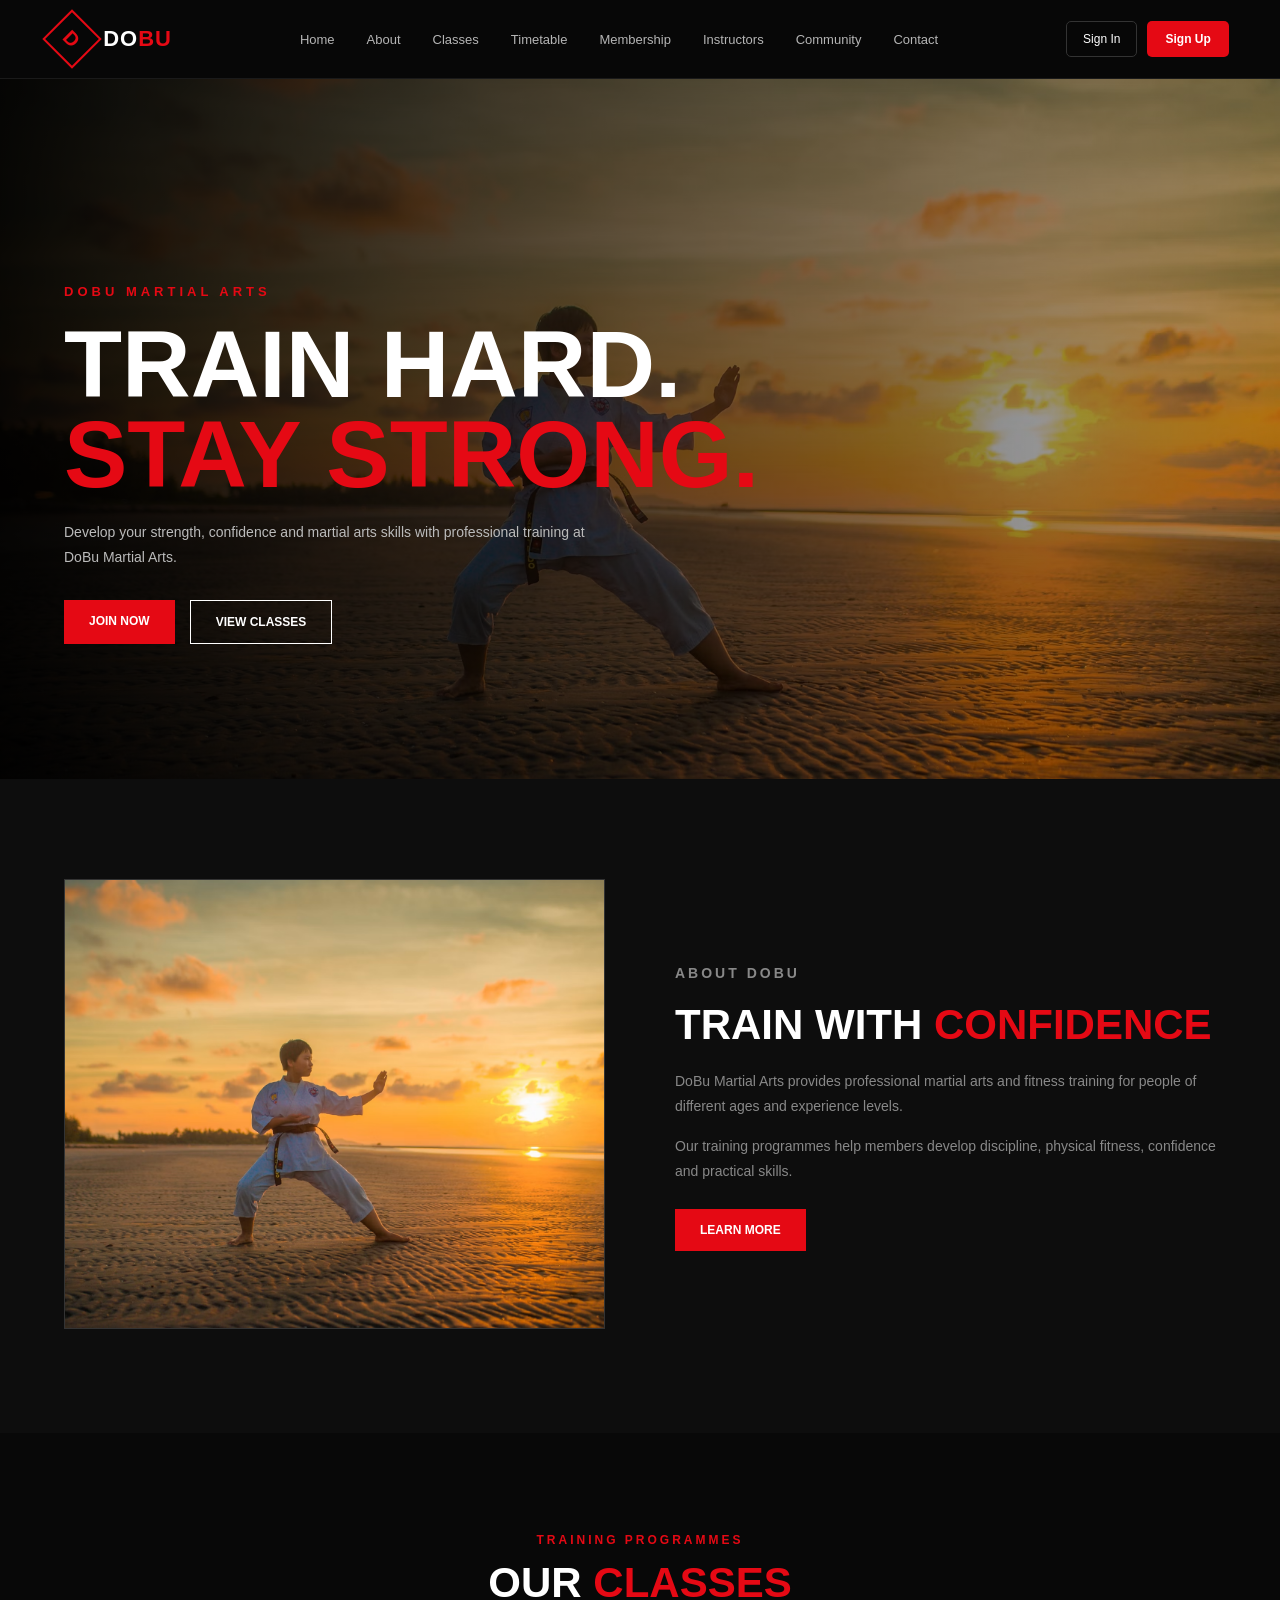
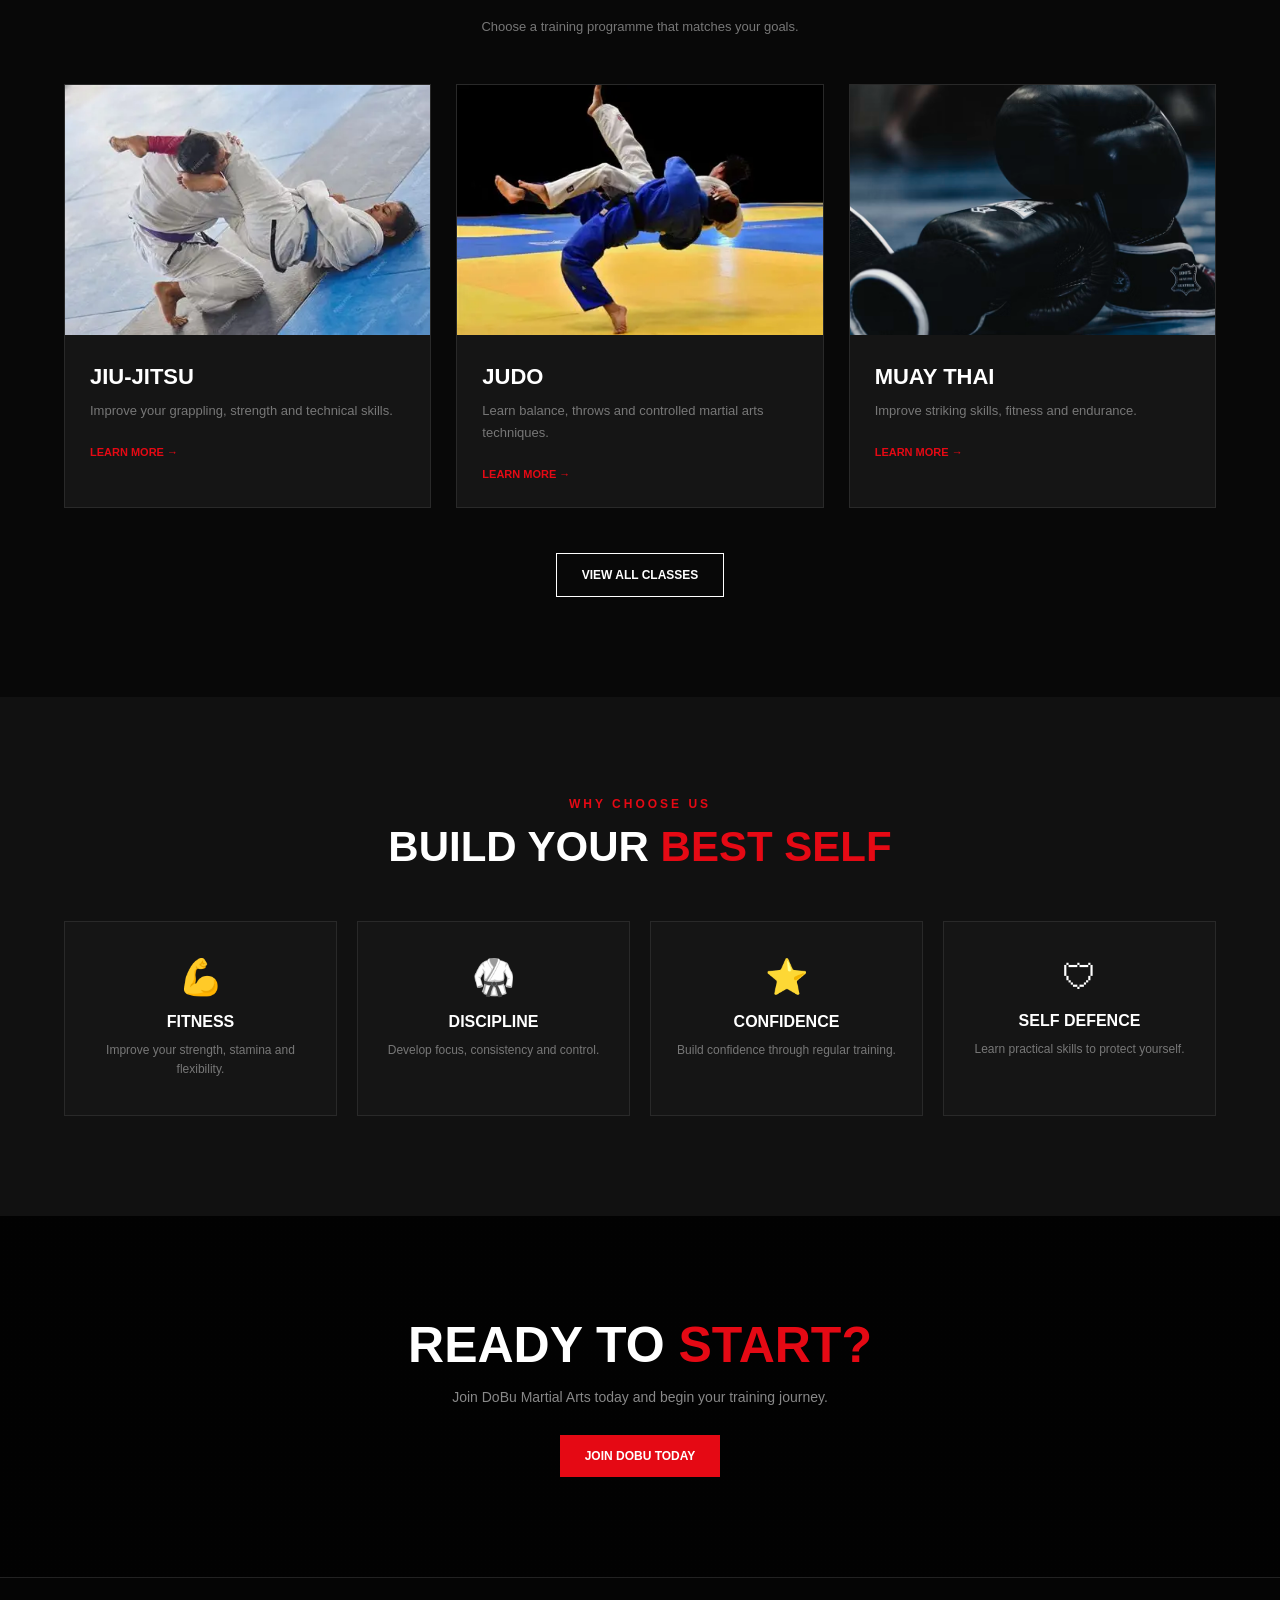
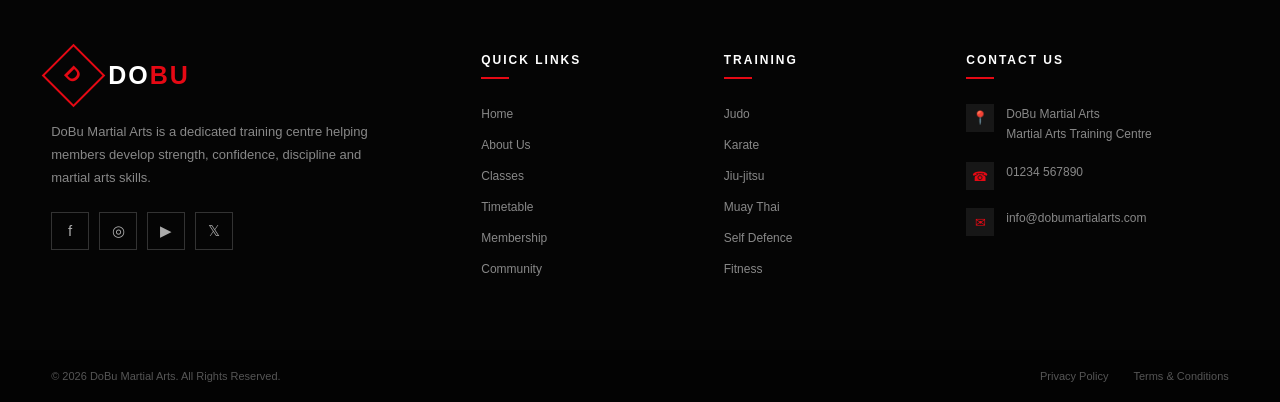
<file: index.html>
<!DOCTYPE html>
<html lang="en">

<head>
    <meta charset="UTF-8">
    <meta name="viewport" content="width=device-width, initial-scale=1.0">

    <title>DoBu Martial Arts</title>

    <link rel="stylesheet" href="CSS/index.css">
    
</head>

<body>
    <!-- header -->

    <header class="main-header">
    <nav class="navbar">

        <!-- Logo -->
        <a href="index.html" class="logo">
            <span class="logo-mark">D</span>
            <span>DO<span class="red-text">BU</span></span>
        </a>

        <!-- Navigation Links -->
        <ul class="nav-menu" id="navMenu">

            <li>
                <a href="index.html">Home</a>
            </li>

            <li>
                <a href="about.html">About</a>
            </li>

            <li>
                <a href="classes.html">Classes</a>
            </li>

            <li>
                <a href="timetable.html">Timetable</a>
            </li>

            <li>
                <a href="membership.html">Membership</a>
            </li>

            <li>
                <a href="instructor.html">Instructors</a>
            </li>

            <li>
                <a href="community.html">Community</a>
            </li>

            <li>
                <a href="contact.html">Contact</a>
            </li>

            <!-- Mobile-Only Action Buttons Inside Menu -->
            <li class="mobile-nav-actions">
                <button type="button" class="login-btn" onclick="window.location.href='signin.html'">
                    Sign In
                </button>
                <button type="button" class="join-btn" onclick="window.location.href='signup.html'">
                    Sign Up
                </button>
            </li>

        </ul>

        <!-- Buttons -->
        <div class="nav-actions">

            <a href="signin.html" class="login-btn">
                Sign In
            </a>

            <a href="signup.html" class="join-btn">
                Sign Up
            </a>

        </div>

        <!-- Mobile Menu Button -->
        <button class="menu-toggle" id="menuToggle">
            <span></span>
            <span></span>
            <span></span>
        </button>

    </nav>
</header>



    <!-- hero -->

    <section class="hero">

        <div class="hero-overlay"></div>

        <div class="container hero-content">

            <p class="hero-small">
                DOBU MARTIAL ARTS
            </p>

            <h1>
                TRAIN HARD.<br>
                <span>STAY STRONG.</span>
            </h1>

            <p class="hero-description">

                Develop your strength, confidence and
                martial arts skills with professional
                training at DoBu Martial Arts.

            </p>


            <div class="hero-buttons">

                <a href="membership.html"
                   class="primary-btn">

                    JOIN NOW

                </a>


                <a href="classes.html"
                   class="secondary-btn">

                    VIEW CLASSES

                </a>

            </div>

        </div>

    </section>

    <!-- about -->
    <section class="about-section">

        <div class="container about-grid">


            <div class="about-image">

                <img
                    src="img/background.avif"
                    alt="Martial Arts Training"
                >

            </div>


            <div class="about-content">

                <p class="section-small">
                    ABOUT DOBU
                </p>

                <h2>
                    TRAIN WITH <span>CONFIDENCE</span>
                </h2>

                <p>

                    DoBu Martial Arts provides professional
                    martial arts and fitness training for
                    people of different ages and experience
                    levels.

                </p>

                <p>

                    Our training programmes help members
                    develop discipline, physical fitness,
                    confidence and practical skills.

                </p>


                <a href="about.html"
                   class="primary-btn">

                    LEARN MORE

                </a>

            </div>


        </div>

    </section>

    <!-- classes -->

    <section class="classes-section">

        <div class="container">


            <div class="section-heading">

                <p class="section-small">
                    TRAINING PROGRAMMES
                </p>

                <h2>
                    OUR <span>CLASSES</span>
                </h2>

                <p>
                    Choose a training programme that
                    matches your goals.
                </p>

            </div>



            <div class="class-grid">


                <!-- Class 1 -->

                <div class="class-card">
                    <img src="img/jujitsu.webp" alt="Jiu Jitsu">

                    <div class="class-content">

                        <h3>
                            JIU-JITSU
                        </h3>

                        <p>
                            Improve your grappling,
                            strength and technical skills.
                        </p>

                        <a href="classes.html">
                            LEARN MORE →
                        </a>

                    </div>

                </div>



                <!-- Class 2 -->

                <div class="class-card">
                    <img src="img/judo.webp" alt="Judo">

                    <div class="class-content">

                        <h3>
                            JUDO
                        </h3>

                        <p>
                            Learn balance, throws and
                            controlled martial arts techniques.
                        </p>

                        <a href="classes.html">
                            LEARN MORE →
                        </a>

                    </div>

                </div>



                <!-- Class 3 -->

                <div class="class-card">

                    <img
                        src="img/muaythai.avif"
                        alt="Muay Thai"
                    >

                    <div class="class-content">

                        <h3>
                            MUAY THAI
                        </h3>

                        <p>
                            Improve striking skills,
                            fitness and endurance.
                        </p>

                        <a href="classes.html">
                            LEARN MORE →
                        </a>

                    </div>

                </div>


            </div>



            <div class="center-btn">

                <a href="classes.html"
                   class="secondary-btn">

                    VIEW ALL CLASSES

                </a>

            </div>


        </div>

    </section>

    <!-- benefit -->

    <section class="benefits-section">

        <div class="container">


            <div class="section-heading">

                <p class="section-small">
                    WHY CHOOSE US
                </p>

                <h2>
                    BUILD YOUR <span>BEST SELF</span>
                </h2>

            </div>



            <div class="benefit-grid">


                <div class="benefit-card">

                    <div class="benefit-icon">
                        💪
                    </div>

                    <h3>
                        FITNESS
                    </h3>

                    <p>
                        Improve your strength,
                        stamina and flexibility.
                    </p>

                </div>



                <div class="benefit-card">

                    <div class="benefit-icon">
                        🥋
                    </div>

                    <h3>
                        DISCIPLINE
                    </h3>

                    <p>
                        Develop focus,
                        consistency and control.
                    </p>

                </div>



                <div class="benefit-card">

                    <div class="benefit-icon">
                        ⭐
                    </div>

                    <h3>
                        CONFIDENCE
                    </h3>

                    <p>
                        Build confidence through
                        regular training.
                    </p>

                </div>



                <div class="benefit-card">

                    <div class="benefit-icon">
                        🛡
                    </div>

                    <h3>
                        SELF DEFENCE
                    </h3>

                    <p>
                        Learn practical skills
                        to protect yourself.
                    </p>

                </div>


            </div>

        </div>

    </section>

    <!-- Cta -->

    <section class="cta-section">

        <div class="container">

            <h2>
                READY TO <span>START?</span>
            </h2>

            <p>
                Join DoBu Martial Arts today and
                begin your training journey.
            </p>


            <a href="signup.html"
               class="primary-btn">

                JOIN DOBU TODAY

            </a>

        </div>

    </section>

    <!-- footer -->

<footer class="dobu-footer">

    <div class="footer-top">

        <div class="footer-container">

            <!-- BRAND -->
            <div class="footer-brand">

                <a href="index.html" class="footer-logo">

                    <span class="footer-logo-mark">D</span>

                    <span>
                        DO<span>BU</span>
                    </span>

                </a>

                <p class="footer-description">
                    DoBu Martial Arts is a dedicated training
                    centre helping members develop strength,
                    confidence, discipline and martial arts skills.
                </p>


                <!-- SOCIAL MEDIA -->

                <div class="footer-social">

                    <a href="#" aria-label="Facebook">f</a>

                    <a href="#" aria-label="Instagram">◎</a>

                    <a href="#" aria-label="YouTube">▶</a>

                    <a href="#" aria-label="X">𝕏</a>

                </div>

            </div>


            <!-- QUICK LINKS -->

            <div class="footer-column">

                <h3>QUICK LINKS</h3>

                <ul>

                    <li>
                        <a href="index.html">Home</a>
                    </li>

                    <li>
                        <a href="about.html">About Us</a>
                    </li>

                    <li>
                        <a href="classes.html">Classes</a>
                    </li>

                    <li>
                        <a href="timetable.html">Timetable</a>
                    </li>

                    <li>
                        <a href="membership.html">Membership</a>
                    </li>

                    <li>
                        <a href="community.html">Community</a>
                    </li>

                </ul>

            </div>


            <!-- TRAINING -->

            <div class="footer-column">

                <h3>TRAINING</h3>

                <ul>

                    <li>
                        <a href="classes.html">
                            Judo
                        </a>
                    </li>

                    <li>
                        <a href="classes.html">
                            Karate
                        </a>
                    </li>

                    <li>
                        <a href="classes.html">
                            Jiu-jitsu
                        </a>
                    </li>

                    <li>
                        <a href="classes.html">
                            Muay Thai
                        </a>
                    </li>

                    <li>
                        <a href="classes.html">
                            Self Defence
                        </a>
                    </li>

                    <li>
                        <a href="classes.html">
                            Fitness
                        </a>
                    </li>

                </ul>

            </div>


            <!-- CONTACT -->

            <div class="footer-column contact-column">

                <h3>CONTACT US</h3>

                <div class="contact-item">

                    <span class="contact-icon">
                        📍
                    </span>

                    <p>
                        DoBu Martial Arts<br>
                        Martial Arts Training Centre
                    </p>

                </div>


                <div class="contact-item">

                    <span class="contact-icon">
                        ☎
                    </span>

                    <p>
                        01234 567890
                    </p>

                </div>


                <div class="contact-item">

                    <span class="contact-icon">
                        ✉
                    </span>

                    <p>
                        info@dobumartialarts.com
                    </p>

                </div>

            </div>

        </div>

    </div>

    <!-- footor button -->

    <div class="footer-bottom">

        <div class="footer-container footer-bottom-content">

            <p>
                © 2026 DoBu Martial Arts.
                All Rights Reserved.
            </p>

            <div class="footer-bottom-links">

                <a href="#">
                    Privacy Policy
                </a>

                <a href="#">
                    Terms & Conditions
                </a>

            </div>

        </div>

    </div>

</footer>


    <script src="Js/index.js"></script>

</body>

</html>
</file>
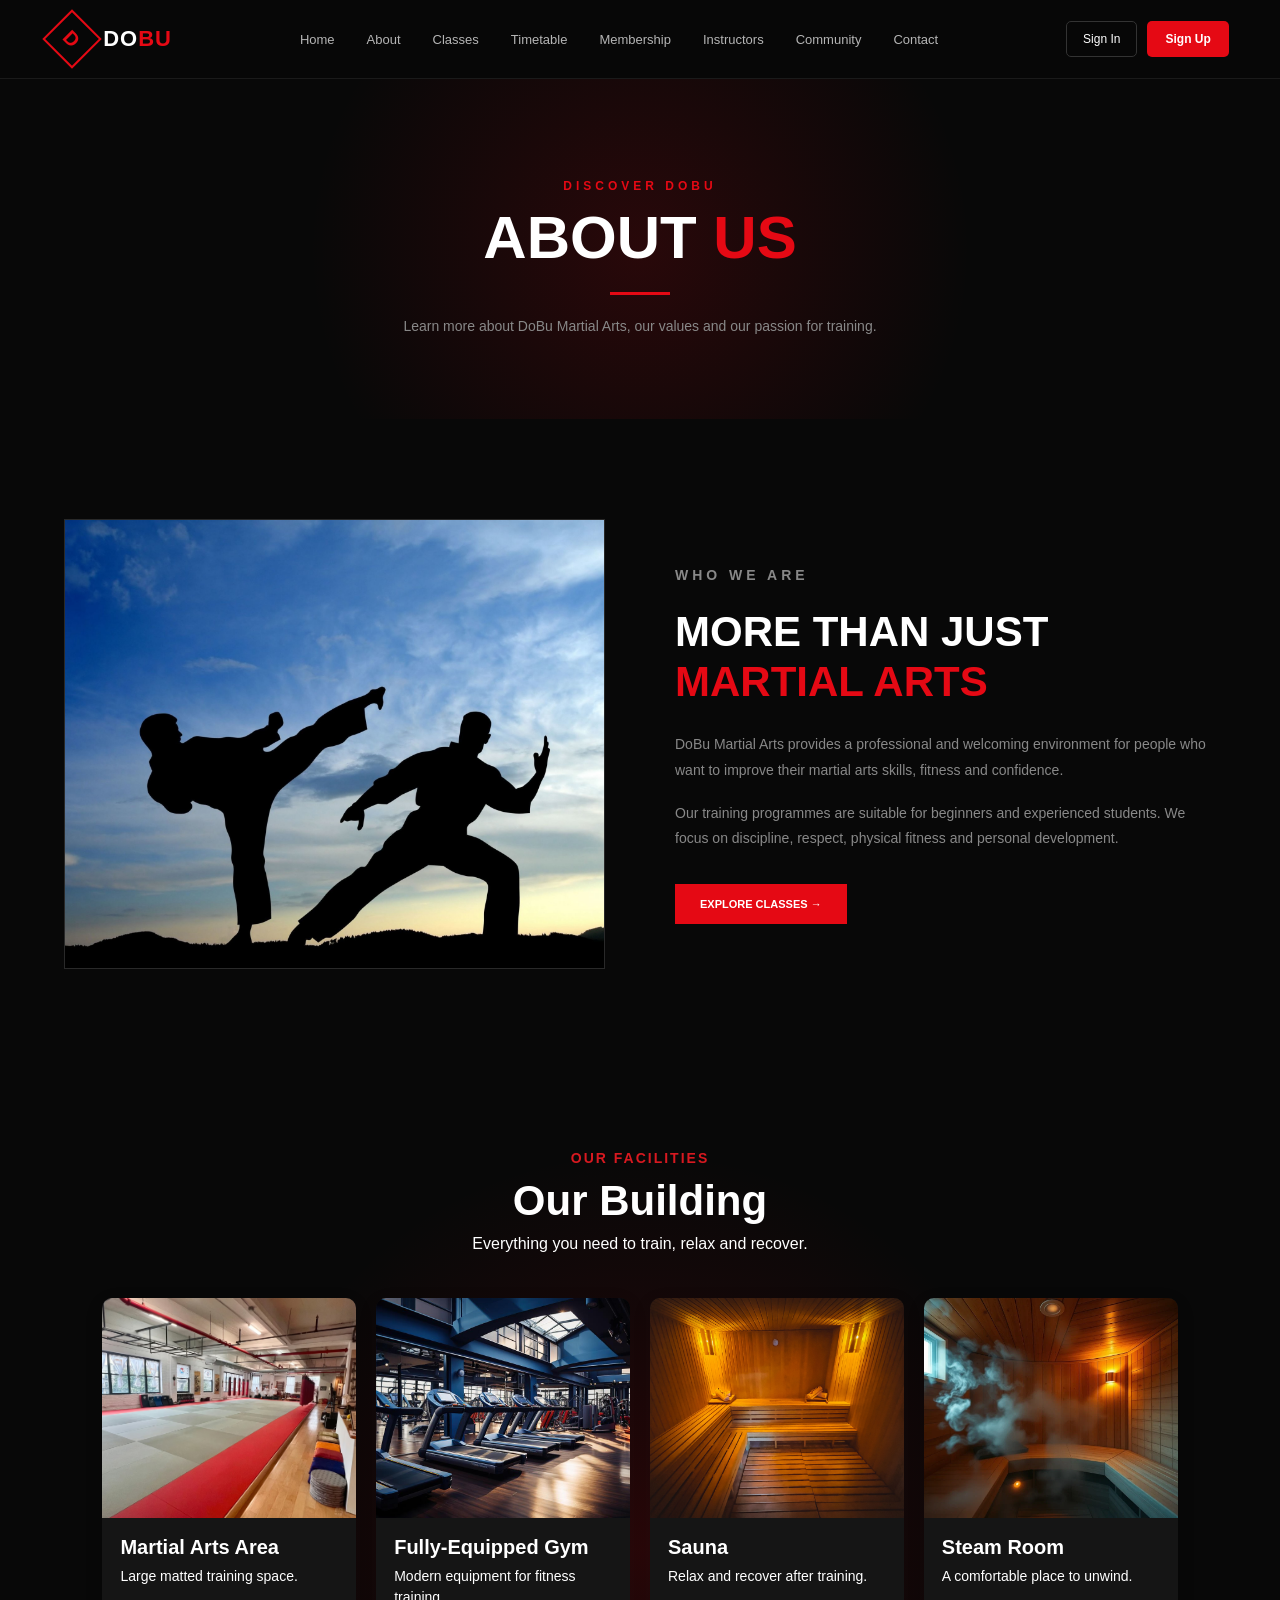
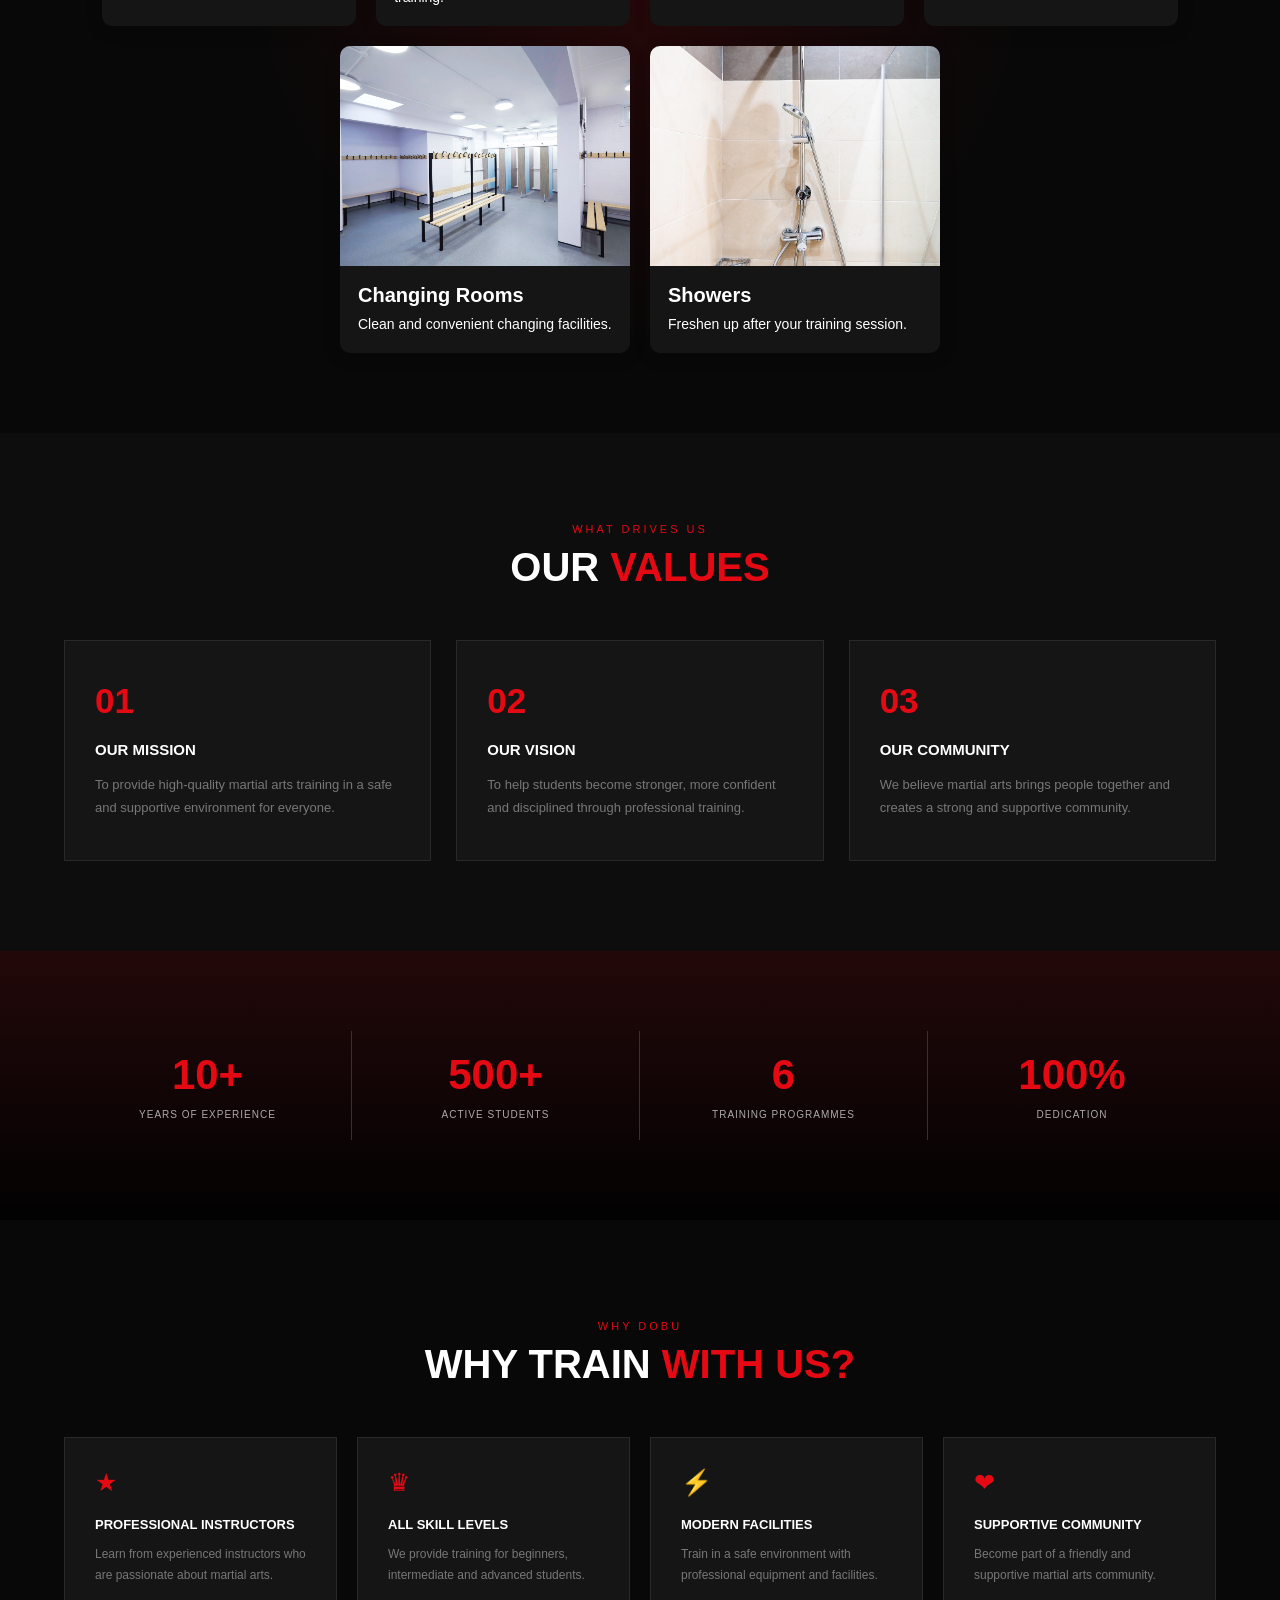
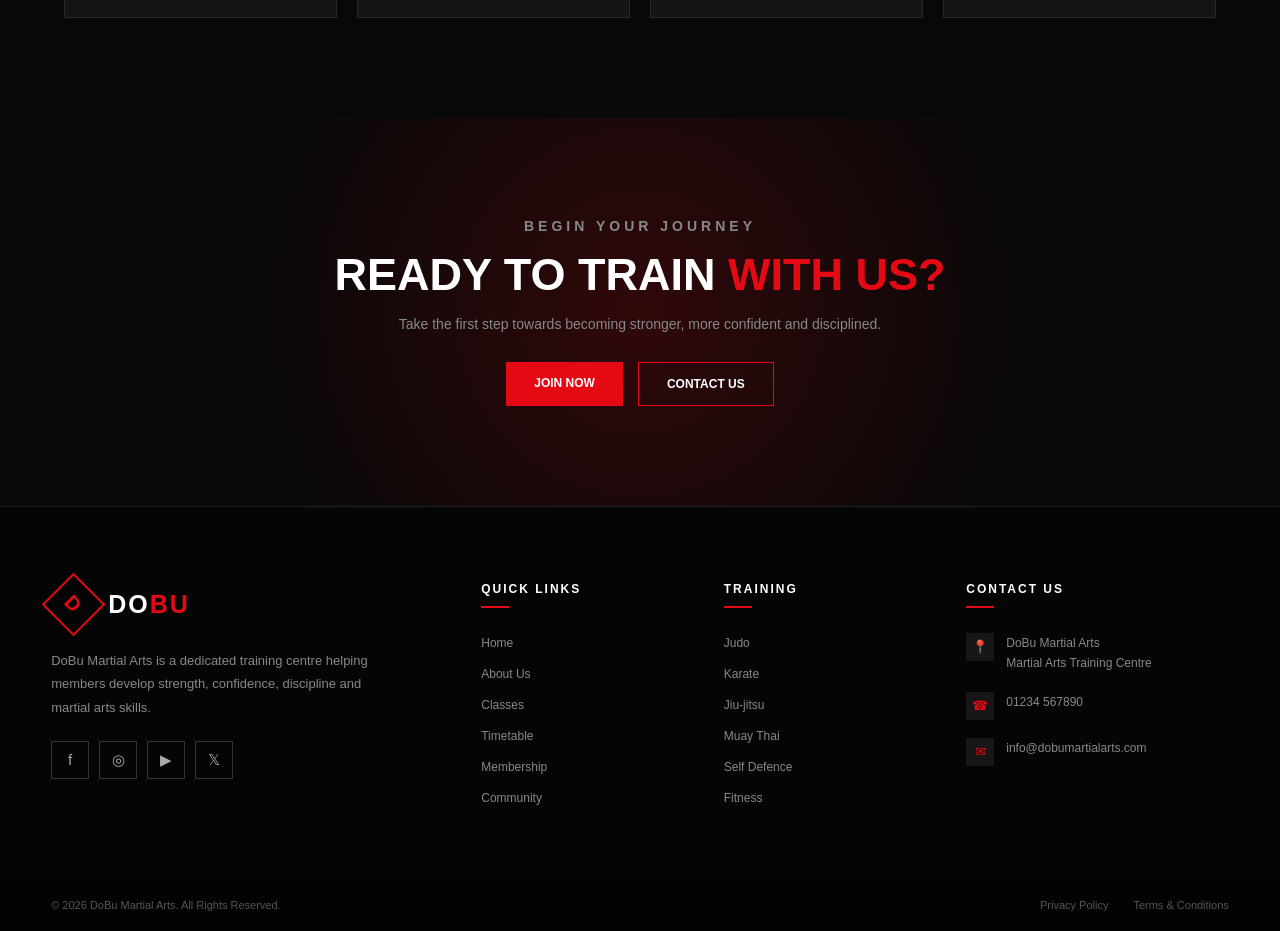
<file: about.html>
<!DOCTYPE html>
<html lang="en">
<head>
    <meta charset="UTF-8">
    <meta name="viewport" content="width=device-width, initial-scale=1.0">
    <title>DoBu Martial Arts | About</title>

    <link rel="stylesheet" href="CSS/about.css">
</head>
<body>

<!-- Header -->

<header class="main-header">
    <nav class="navbar">

        <!-- Logo -->
        <a href="index.html" class="logo">
            <span class="logo-mark">D</span>
            <span>DO<span class="red-text">BU</span></span>
        </a>

        <!-- Navigation Links -->
        <ul class="nav-menu" id="navMenu">

            <li>
                <a href="index.html">Home</a>
            </li>

            <li>
                <a href="about.html">About</a>
            </li>

            <li>
                <a href="classes.html">Classes</a>
            </li>

            <li>
                <a href="timetable.html">Timetable</a>
            </li>

            <li>
                <a href="membership.html">Membership</a>
            </li>

            <li>
                <a href="instructor.html">Instructors</a>
            </li>

            <li>
                <a href="community.html">Community</a>
            </li>

            <li>
                <a href="contact.html">Contact</a>
            </li>

            <!-- Mobile-Only Action Buttons Inside Menu -->
            <li class="mobile-nav-actions">
                <button type="button" class="login-btn" onclick="window.location.href='signin.html'">
                    Sign In
                </button>
                <button type="button" class="join-btn" onclick="window.location.href='signup.html'">
                    Sign Up
                </button>
            </li>

        </ul>

        <!-- Buttons -->
        <div class="nav-actions">

            <a href="signin.html" class="login-btn">
                Sign In
            </a>

            <a href="signup.html" class="join-btn">
                Sign Up
            </a>

        </div>

        <!-- Mobile Menu Button -->
        <button class="menu-toggle" id="menuToggle">
            <span></span>
            <span></span>
            <span></span>
        </button>

    </nav>
</header>

<!-- Hero -->

<section class="about-hero">

    <div class="container">

        <p class="small-title">
            DISCOVER DOBU
        </p>

        <h1>
            ABOUT <span>US</span>
        </h1>

        <div class="title-line"></div>

        <p class="hero-description">

            Learn more about DoBu Martial Arts,
            our values and our passion for training.

        </p>

    </div>

</section>



<!-- About Section -->

<section class="about-section">

    <div class="container about-grid">


        <!-- IMAGE -->

        <div class="about-image">

            <img
                src="img/materialart.jpg"
                alt="DoBu Martial Arts Training">

        </div>


        <!-- CONTENT -->

        <div class="about-content">

            <p class="small-title">
                WHO WE ARE
            </p>

            <h2>
                MORE THAN JUST
                <span>MARTIAL ARTS</span>
            </h2>


            <p>

                DoBu Martial Arts provides a professional
                and welcoming environment for people who
                want to improve their martial arts skills,
                fitness and confidence.

            </p>


            <p>

                Our training programmes are suitable for
                beginners and experienced students. We focus
                on discipline, respect, physical fitness and
                personal development.

            </p>


            <a href="classes.html" class="about-btn">

                EXPLORE CLASSES →

            </a>


        </div>


    </div>

</section>

<section class="facilities">
    <div class="facilities-header">
        <span>OUR FACILITIES</span>
        <h2>Our Building</h2>
        <p>Everything you need to train, relax and recover.</p>
    </div>

    <div class="facility-grid">

        <!-- Martial Arts Area -->
        <div class="facility-card">
            <img src="img/martialart.avif" alt="Martial arts training area">

            <div class="facility-info">
                <h3>Martial Arts Area</h3>
                <p>Large matted training space.</p>
            </div>
        </div>

        <!-- Gym -->
        <div class="facility-card">
            <img src="img/gym.jpg" alt="Fully equipped gym">

            <div class="facility-info">
                <h3>Fully-Equipped Gym</h3>
                <p>Modern equipment for fitness training.</p>
            </div>
        </div>

        <!-- Sauna -->
        <div class="facility-card">
            <img src="img/sauna.jpg" alt="Sauna facility">

            <div class="facility-info">
                <h3>Sauna</h3>
                <p>Relax and recover after training.</p>
            </div>
        </div>

        <!-- Steam Room -->
        <div class="facility-card">
            <img src="img/steam.webp" alt="Steam room">

            <div class="facility-info">
                <h3>Steam Room</h3>
                <p>A comfortable place to unwind.</p>
            </div>
        </div>

    </div>

    <!-- Changing and Shower -->
    <div class="facility-bottom">

        <div class="facility-card">
            <img src="img/changingroom.webp" alt="Changing room">

            <div class="facility-info">
                <h3>Changing Rooms</h3>
                <p>Clean and convenient changing facilities.</p>
            </div>
        </div>

        <div class="facility-card">
            <img src="img/shower.jpg" alt="Shower facilities">

            <div class="facility-info">
                <h3>Showers</h3>
                <p>Freshen up after your training session.</p>
            </div>
        </div>

    </div>
</section>

<!-- Mission -->

<section class="mission-section">

    <div class="container">


        <div class="section-heading">

            <p>
                WHAT DRIVES US
            </p>

            <h2>
                OUR <span>VALUES</span>
            </h2>

        </div>



        <div class="mission-grid">


            <!-- MISSION -->

            <div class="mission-card">

                <div class="mission-number">
                    01
                </div>

                <h3>
                    OUR MISSION
                </h3>

                <p>

                    To provide high-quality martial arts
                    training in a safe and supportive
                    environment for everyone.

                </p>

            </div>



            <!-- VISION -->

            <div class="mission-card">

                <div class="mission-number">
                    02
                </div>

                <h3>
                    OUR VISION
                </h3>

                <p>

                    To help students become stronger,
                    more confident and disciplined
                    through professional training.

                </p>

            </div>



            <!-- COMMUNITY -->

            <div class="mission-card">

                <div class="mission-number">
                    03
                </div>

                <h3>
                    OUR COMMUNITY
                </h3>

                <p>

                    We believe martial arts brings people
                    together and creates a strong and
                    supportive community.

                </p>

            </div>


        </div>

    </div>

</section>

<!-- Stats -->

<section class="stats-section">

    <div class="container stats-grid">


        <div class="stat-box">

            <h2>10+</h2>

            <p>
                YEARS OF EXPERIENCE
            </p>

        </div>


        <div class="stat-box">

            <h2>500+</h2>

            <p>
                ACTIVE STUDENTS
            </p>

        </div>


        <div class="stat-box">

            <h2>6</h2>

            <p>
                TRAINING PROGRAMMES
            </p>

        </div>


        <div class="stat-box">

            <h2>100%</h2>

            <p>
                DEDICATION
            </p>

        </div>


    </div>

</section>



<!-- Why Choose Us -->

<section class="why-section">

    <div class="container">


        <div class="section-heading">

            <p>
                WHY DOBU
            </p>

            <h2>
                WHY TRAIN
                <span>WITH US?</span>
            </h2>

        </div>


        <div class="why-grid">


            <div class="why-card">

                <div class="why-icon">
                    ★
                </div>

                <h3>
                    PROFESSIONAL INSTRUCTORS
                </h3>

                <p>

                    Learn from experienced instructors
                    who are passionate about martial arts.

                </p>

            </div>



            <div class="why-card">

                <div class="why-icon">
                    ♛
                </div>

                <h3>
                    ALL SKILL LEVELS
                </h3>

                <p>

                    We provide training for beginners,
                    intermediate and advanced students.

                </p>

            </div>



            <div class="why-card">

                <div class="why-icon">
                    ⚡
                </div>

                <h3>
                    MODERN FACILITIES
                </h3>

                <p>

                    Train in a safe environment with
                    professional equipment and facilities.

                </p>

            </div>



            <div class="why-card">

                <div class="why-icon">
                    ❤
                </div>

                <h3>
                    SUPPORTIVE COMMUNITY
                </h3>

                <p>

                    Become part of a friendly and
                    supportive martial arts community.

                </p>

            </div>


        </div>

    </div>

</section>



<!-- Cta -->

<section class="cta-section">

    <div class="container">

        <p class="small-title">
            BEGIN YOUR JOURNEY
        </p>

        <h2>
            READY TO TRAIN
            <span>WITH US?</span>
        </h2>

        <p>

            Take the first step towards becoming
            stronger, more confident and disciplined.

        </p>


        <div class="cta-buttons">

            <a href="signup.html"
               class="cta-btn">

                JOIN NOW

            </a>


            <a href="contact.html"
               class="outline-btn">

                CONTACT US

            </a>

        </div>

    </div>

</section>

<!-- Footer -->

<footer class="dobu-footer">

    <div class="footer-top">

        <div class="footer-container">

            <!-- BRAND -->
            <div class="footer-brand">

                <a href="index.html" class="footer-logo">

                    <span class="footer-logo-mark">D</span>

                    <span>
                        DO<span>BU</span>
                    </span>

                </a>

                <p class="footer-description">
                    DoBu Martial Arts is a dedicated training
                    centre helping members develop strength,
                    confidence, discipline and martial arts skills.
                </p>


                <!-- SOCIAL MEDIA -->

                <div class="footer-social">

                    <a href="#" aria-label="Facebook">f</a>

                    <a href="#" aria-label="Instagram">◎</a>

                    <a href="#" aria-label="YouTube">▶</a>

                    <a href="#" aria-label="X">𝕏</a>

                </div>

            </div>


            <!-- QUICK LINKS -->

            <div class="footer-column">

                <h3>QUICK LINKS</h3>

                <ul>

                    <li>
                        <a href="index.html">Home</a>
                    </li>

                    <li>
                        <a href="about.html">About Us</a>
                    </li>

                    <li>
                        <a href="classes.html">Classes</a>
                    </li>

                    <li>
                        <a href="timetable.html">Timetable</a>
                    </li>

                    <li>
                        <a href="membership.html">Membership</a>
                    </li>

                    <li>
                        <a href="community.html">Community</a>
                    </li>

                </ul>

            </div>


            <!-- TRAINING -->

            <div class="footer-column">

                <h3>TRAINING</h3>

                <ul>

                    <li>
                        <a href="classes.html">
                            Judo
                        </a>
                    </li>

                    <li>
                        <a href="classes.html">
                            Karate
                        </a>
                    </li>

                    <li>
                        <a href="classes.html">
                            Jiu-jitsu
                        </a>
                    </li>

                    <li>
                        <a href="classes.html">
                            Muay Thai
                        </a>
                    </li>

                    <li>
                        <a href="classes.html">
                            Self Defence
                        </a>
                    </li>

                    <li>
                        <a href="classes.html">
                            Fitness
                        </a>
                    </li>

                </ul>

            </div>


            <!-- CONTACT -->

            <div class="footer-column contact-column">

                <h3>CONTACT US</h3>

                <div class="contact-item">

                    <span class="contact-icon">
                        📍
                    </span>

                    <p>
                        DoBu Martial Arts<br>
                        Martial Arts Training Centre
                    </p>

                </div>


                <div class="contact-item">

                    <span class="contact-icon">
                        ☎
                    </span>

                    <p>
                        01234 567890
                    </p>

                </div>


                <div class="contact-item">

                    <span class="contact-icon">
                        ✉
                    </span>

                    <p>
                        info@dobumartialarts.com
                    </p>

                </div>

            </div>

        </div>

    </div>


    <!-- FOOTER BOTTOM -->

    <div class="footer-bottom">

        <div class="footer-container footer-bottom-content">

            <p>
                © 2026 DoBu Martial Arts.
                All Rights Reserved.
            </p>

            <div class="footer-bottom-links">

                <a href="#">
                    Privacy Policy
                </a>

                <a href="#">
                    Terms & Conditions
                </a>

            </div>

        </div>

    </div>

</footer>

<script src="Js/about.js"></script>

</body>
</html>
</file>
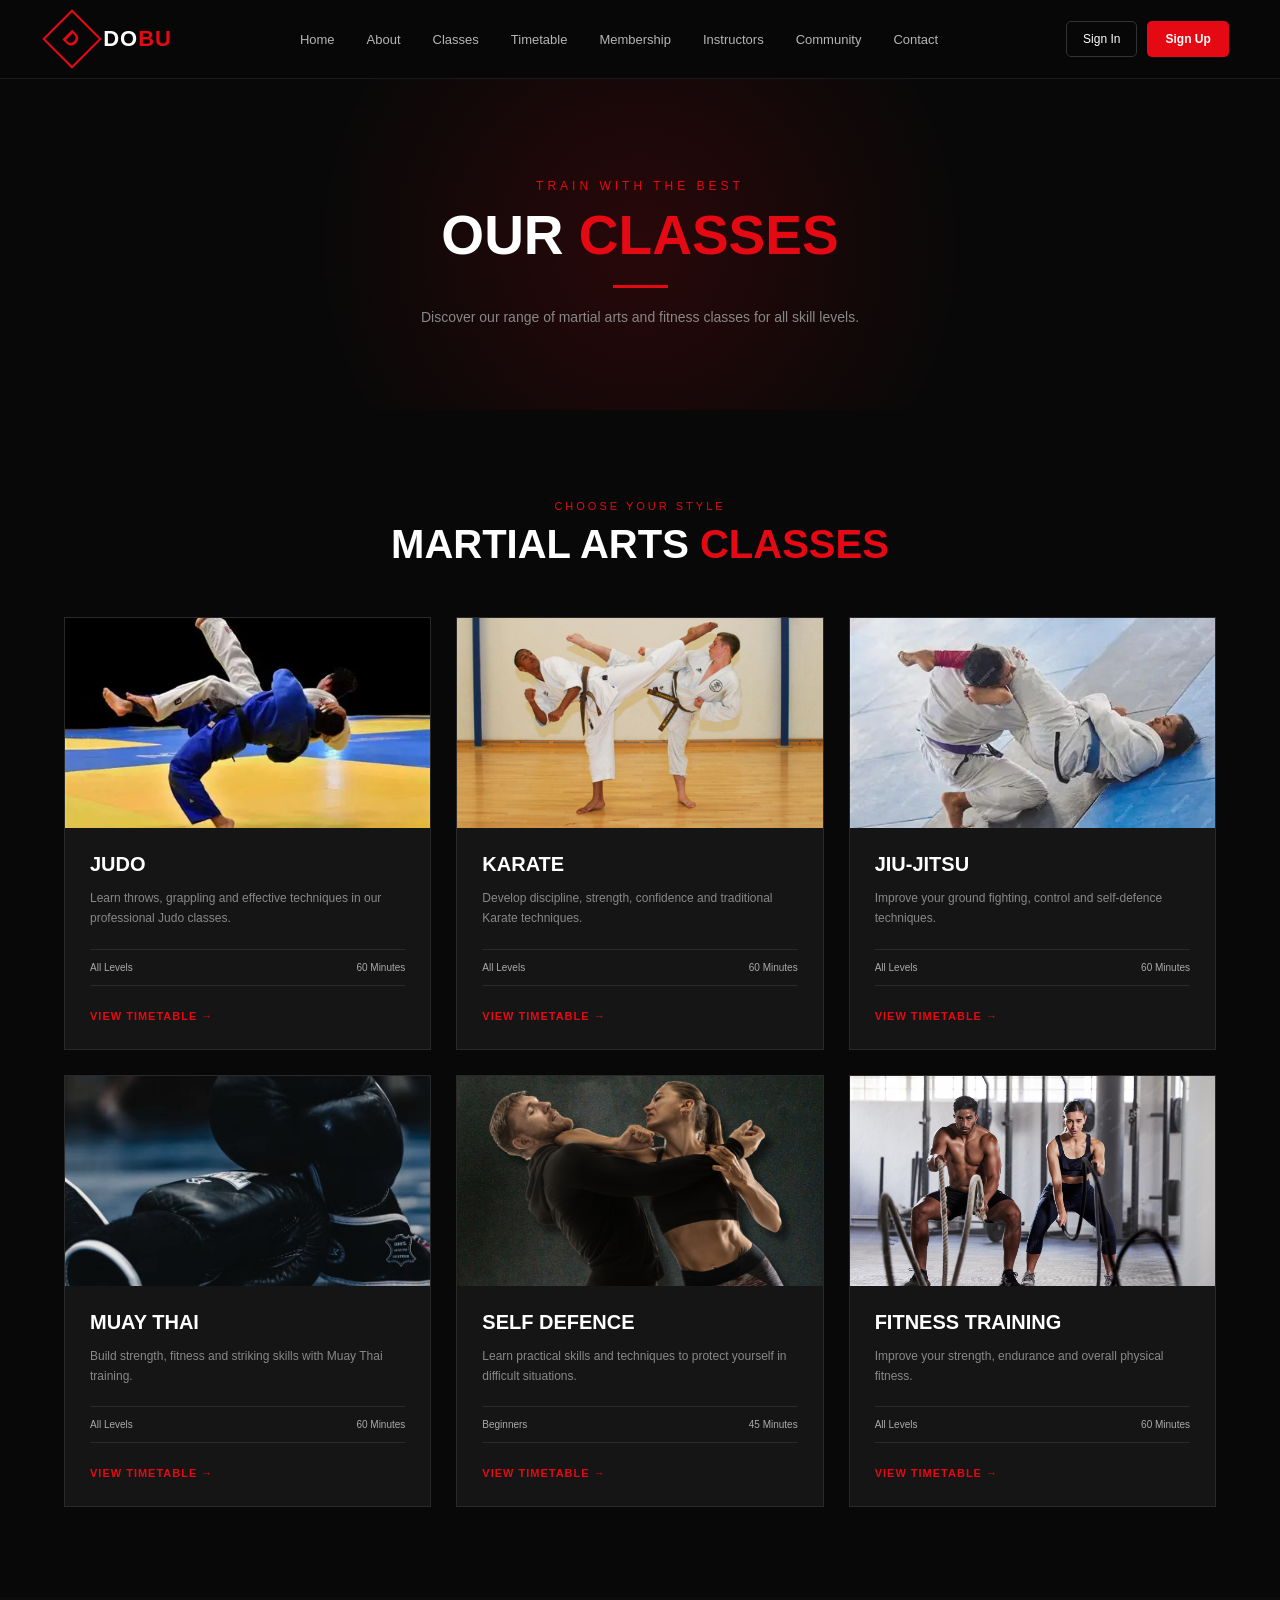
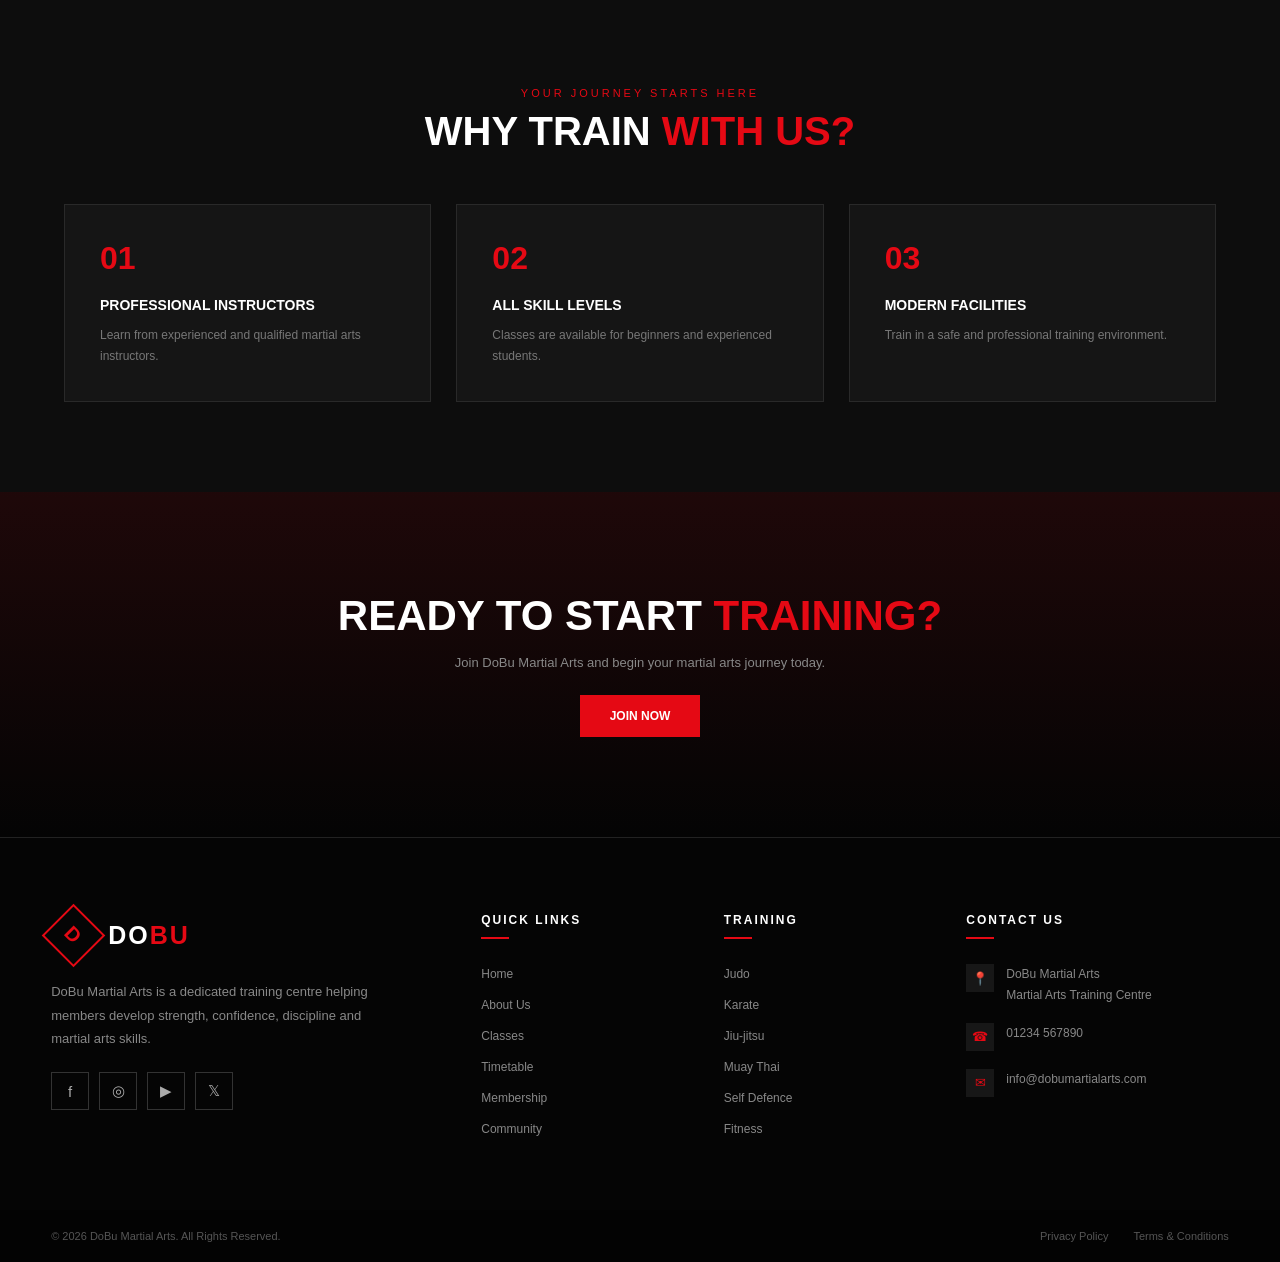
<file: classes.html>
<!DOCTYPE html>
<html lang="en">
<head>
    <meta charset="UTF-8">
    <meta name="viewport" content="width=device-width, initial-scale=1.0">
    <title>DoBu Martial Arts | Classes</title>

    <link rel="stylesheet" href="CSS/classes.css">
</head>
<body>
    <!-- HEADER -->

    <header class="main-header">
    <nav class="navbar">

        <!-- Logo -->
        <a href="index.html" class="logo">
            <span class="logo-mark">D</span>
            <span>DO<span class="red-text">BU</span></span>
        </a>

        <!-- Navigation Links -->
        <ul class="nav-menu" id="navMenu">

            <li>
                <a href="index.html">Home</a>
            </li>

            <li>
                <a href="about.html">About</a>
            </li>

            <li>
                <a href="classes.html">Classes</a>
            </li>

            <li>
                <a href="timetable.html">Timetable</a>
            </li>

            <li>
                <a href="membership.html">Membership</a>
            </li>

            <li>
                <a href="instructor.html">Instructors</a>
            </li>

            <li>
                <a href="community.html">Community</a>
            </li>

            <li>
                <a href="contact.html">Contact</a>
            </li>

            <!-- Mobile-Only Action Buttons Inside Menu -->
            <li class="mobile-nav-actions">
                <button type="button" class="login-btn" onclick="window.location.href='signin.html'">
                    Sign In
                </button>
                <button type="button" class="join-btn" onclick="window.location.href='signup.html'">
                    Sign Up
                </button>
            </li>

        </ul>

        <!-- Buttons -->
        <div class="nav-actions">

            <a href="signin.html" class="login-btn">
                Sign In
            </a>

            <a href="signup.html" class="join-btn">
                Sign Up
            </a>

        </div>

        <!-- Mobile Menu Button -->
        <button class="menu-toggle" id="menuToggle">
            <span></span>
            <span></span>
            <span></span>
        </button>

    </nav>
</header>



    <!-- HERO SECTION -->

    <section class="hero">

        <div class="container">

            <p class="small-title">
                TRAIN WITH THE BEST
            </p>

            <h1>
                OUR <span>CLASSES</span>
            </h1>

            <div class="title-line"></div>

            <p class="hero-description">

                Discover our range of martial arts
                and fitness classes for all skill levels.

            </p>

        </div>

    </section>



    <!-- CLASSES SECTION -->

    <section class="classes-section">

        <div class="container">


            <div class="section-heading">

                <p>CHOOSE YOUR STYLE</p>

                <h2>
                    MARTIAL ARTS
                    <span>CLASSES</span>
                </h2>

            </div>


            <div class="classes-grid">


                <!-- JUDO -->

                <div class="class-card">

                    <div class="image-box">

                        <img
                            src="img/judo.webp"
                            alt="Judo training"
                        >

                    </div>

                    <div class="class-content">

                        <h3>JUDO</h3>

                        <p>
                            Learn throws, grappling and
                            effective techniques in our
                            professional Judo classes.
                        </p>

                        <div class="class-info">

                            <span>All Levels</span>

                            <span>60 Minutes</span>

                        </div>

                        <a href="timetable.html">
                            VIEW TIMETABLE →
                        </a>

                    </div>

                </div>



                <!-- KARATE -->

                <div class="class-card">

                    <div class="image-box">

                        <img
                            src="img/karate.jpg"
                            alt="Karate training"
                        >

                    </div>

                    <div class="class-content">

                        <h3>KARATE</h3>

                        <p>
                            Develop discipline, strength,
                            confidence and traditional
                            Karate techniques.
                        </p>

                        <div class="class-info">

                            <span>All Levels</span>

                            <span>60 Minutes</span>

                        </div>

                        <a href="timetable.html">
                            VIEW TIMETABLE →
                        </a>

                    </div>

                </div>



                <!-- JIU JITSU -->

                <div class="class-card">

                    <div class="image-box">

                        <img
                            src="img/jujitsu.webp"
                            alt="Jiu Jitsu training"
                        >

                    </div>

                    <div class="class-content">

                        <h3>JIU-JITSU</h3>

                        <p>
                            Improve your ground fighting,
                            control and self-defence
                            techniques.
                        </p>

                        <div class="class-info">

                            <span>All Levels</span>

                            <span>60 Minutes</span>

                        </div>

                        <a href="timetable.html">
                            VIEW TIMETABLE →
                        </a>

                    </div>

                </div>



                <!-- MUAY THAI -->

                <div class="class-card">

                    <div class="image-box">

                        <img
                            src="img/muaythai.avif"
                            alt="Muay Thai training"
                        >

                    </div>

                    <div class="class-content">

                        <h3>MUAY THAI</h3>

                        <p>
                            Build strength, fitness and
                            striking skills with Muay Thai
                            training.
                        </p>

                        <div class="class-info">

                            <span>All Levels</span>

                            <span>60 Minutes</span>

                        </div>

                        <a href="timetable.html">
                            VIEW TIMETABLE →
                        </a>

                    </div>

                </div>



                <!-- SELF DEFENCE -->

                <div class="class-card">

                    <div class="image-box">

                        <img
                            src="img/seftdefense.png"
                            alt="Self defence training"
                        >

                    </div>

                    <div class="class-content">

                        <h3>SELF DEFENCE</h3>

                        <p>
                            Learn practical skills and
                            techniques to protect yourself
                            in difficult situations.
                        </p>

                        <div class="class-info">

                            <span>Beginners</span>

                            <span>45 Minutes</span>

                        </div>

                        <a href="timetable.html">
                            VIEW TIMETABLE →
                        </a>

                    </div>

                </div>



                <!-- FITNESS -->

                <div class="class-card">

                    <div class="image-box">

                        <img
                            src="img/fitness.avif"
                            alt="Fitness training"
                        >

                    </div>

                    <div class="class-content">

                        <h3>FITNESS TRAINING</h3>

                        <p>
                            Improve your strength,
                            endurance and overall
                            physical fitness.
                        </p>

                        <div class="class-info">

                            <span>All Levels</span>

                            <span>60 Minutes</span>

                        </div>

                        <a href="timetable.html">
                            VIEW TIMETABLE →
                        </a>

                    </div>

                </div>


            </div>

        </div>

    </section>



    <!-- WHY CHOOSE US -->

    <section class="why-section">

        <div class="container">


            <div class="section-heading">

                <p>YOUR JOURNEY STARTS HERE</p>

                <h2>
                    WHY TRAIN
                    <span>WITH US?</span>
                </h2>

            </div>


            <div class="why-grid">


                <div class="why-card">

                    <div class="number">
                        01
                    </div>

                    <h3>
                        PROFESSIONAL INSTRUCTORS
                    </h3>

                    <p>
                        Learn from experienced and
                        qualified martial arts instructors.
                    </p>

                </div>


                <div class="why-card">

                    <div class="number">
                        02
                    </div>

                    <h3>
                        ALL SKILL LEVELS
                    </h3>

                    <p>
                        Classes are available for beginners
                        and experienced students.
                    </p>

                </div>


                <div class="why-card">

                    <div class="number">
                        03
                    </div>

                    <h3>
                        MODERN FACILITIES
                    </h3>

                    <p>
                        Train in a safe and professional
                        training environment.
                    </p>

                </div>


            </div>

        </div>

    </section>



    <!-- CALL TO ACTION -->

    <section class="cta-section">

        <div class="container">

            <h2>
                READY TO START
                <span>TRAINING?</span>
            </h2>

            <p>
                Join DoBu Martial Arts and begin
                your martial arts journey today.
            </p>

            <a href="signup.html" class="cta-btn">
                JOIN NOW
            </a>

        </div>

    </section>

    <!-- Footer -->

<footer class="dobu-footer">

    <div class="footer-top">

        <div class="footer-container">

            <!-- BRAND -->
            <div class="footer-brand">

                <a href="index.html" class="footer-logo">

                    <span class="footer-logo-mark">D</span>

                    <span>
                        DO<span>BU</span>
                    </span>

                </a>

                <p class="footer-description">
                    DoBu Martial Arts is a dedicated training
                    centre helping members develop strength,
                    confidence, discipline and martial arts skills.
                </p>


                <!-- SOCIAL MEDIA -->

                <div class="footer-social">

                    <a href="#" aria-label="Facebook">f</a>

                    <a href="#" aria-label="Instagram">◎</a>

                    <a href="#" aria-label="YouTube">▶</a>

                    <a href="#" aria-label="X">𝕏</a>

                </div>

            </div>


            <!-- QUICK LINKS -->

            <div class="footer-column">

                <h3>QUICK LINKS</h3>

                <ul>

                    <li>
                        <a href="index.html">Home</a>
                    </li>

                    <li>
                        <a href="about.html">About Us</a>
                    </li>

                    <li>
                        <a href="classes.html">Classes</a>
                    </li>

                    <li>
                        <a href="timetable.html">Timetable</a>
                    </li>

                    <li>
                        <a href="membership.html">Membership</a>
                    </li>

                    <li>
                        <a href="community.html">Community</a>
                    </li>


                </ul>

            </div>


            <!-- TRAINING -->

            <div class="footer-column">

                <h3>TRAINING</h3>

                <ul>

                    <li>
                        <a href="classes.html">
                            Judo
                        </a>
                    </li>

                    <li>
                        <a href="classes.html">
                            Karate
                        </a>
                    </li>

                    <li>
                        <a href="classes.html">
                            Jiu-jitsu
                        </a>
                    </li>

                    <li>
                        <a href="classes.html">
                            Muay Thai
                        </a>
                    </li>

                    <li>
                        <a href="classes.html">
                            Self Defence
                        </a>
                    </li>

                    <li>
                        <a href="classes.html">
                            Fitness
                        </a>
                    </li>

                </ul>

            </div>


            <!-- CONTACT -->

            <div class="footer-column contact-column">

                <h3>CONTACT US</h3>

                <div class="contact-item">

                    <span class="contact-icon">
                        📍
                    </span>

                    <p>
                        DoBu Martial Arts<br>
                        Martial Arts Training Centre
                    </p>

                </div>


                <div class="contact-item">

                    <span class="contact-icon">
                        ☎
                    </span>

                    <p>
                        01234 567890
                    </p>

                </div>


                <div class="contact-item">

                    <span class="contact-icon">
                        ✉
                    </span>

                    <p>
                        info@dobumartialarts.com
                    </p>

                </div>

            </div>

        </div>

    </div>

    <!-- FOOTER BOTTOM -->

    <div class="footer-bottom">

        <div class="footer-container footer-bottom-content">

            <p>
                © 2026 DoBu Martial Arts.
                All Rights Reserved.
            </p>

            <div class="footer-bottom-links">

                <a href="#">
                    Privacy Policy
                </a>

                <a href="#">
                    Terms & Conditions
                </a>

            </div>

        </div>

    </div>

</footer>


    <script src="Js/classes.js"></script>

</body>
</html>
</file>
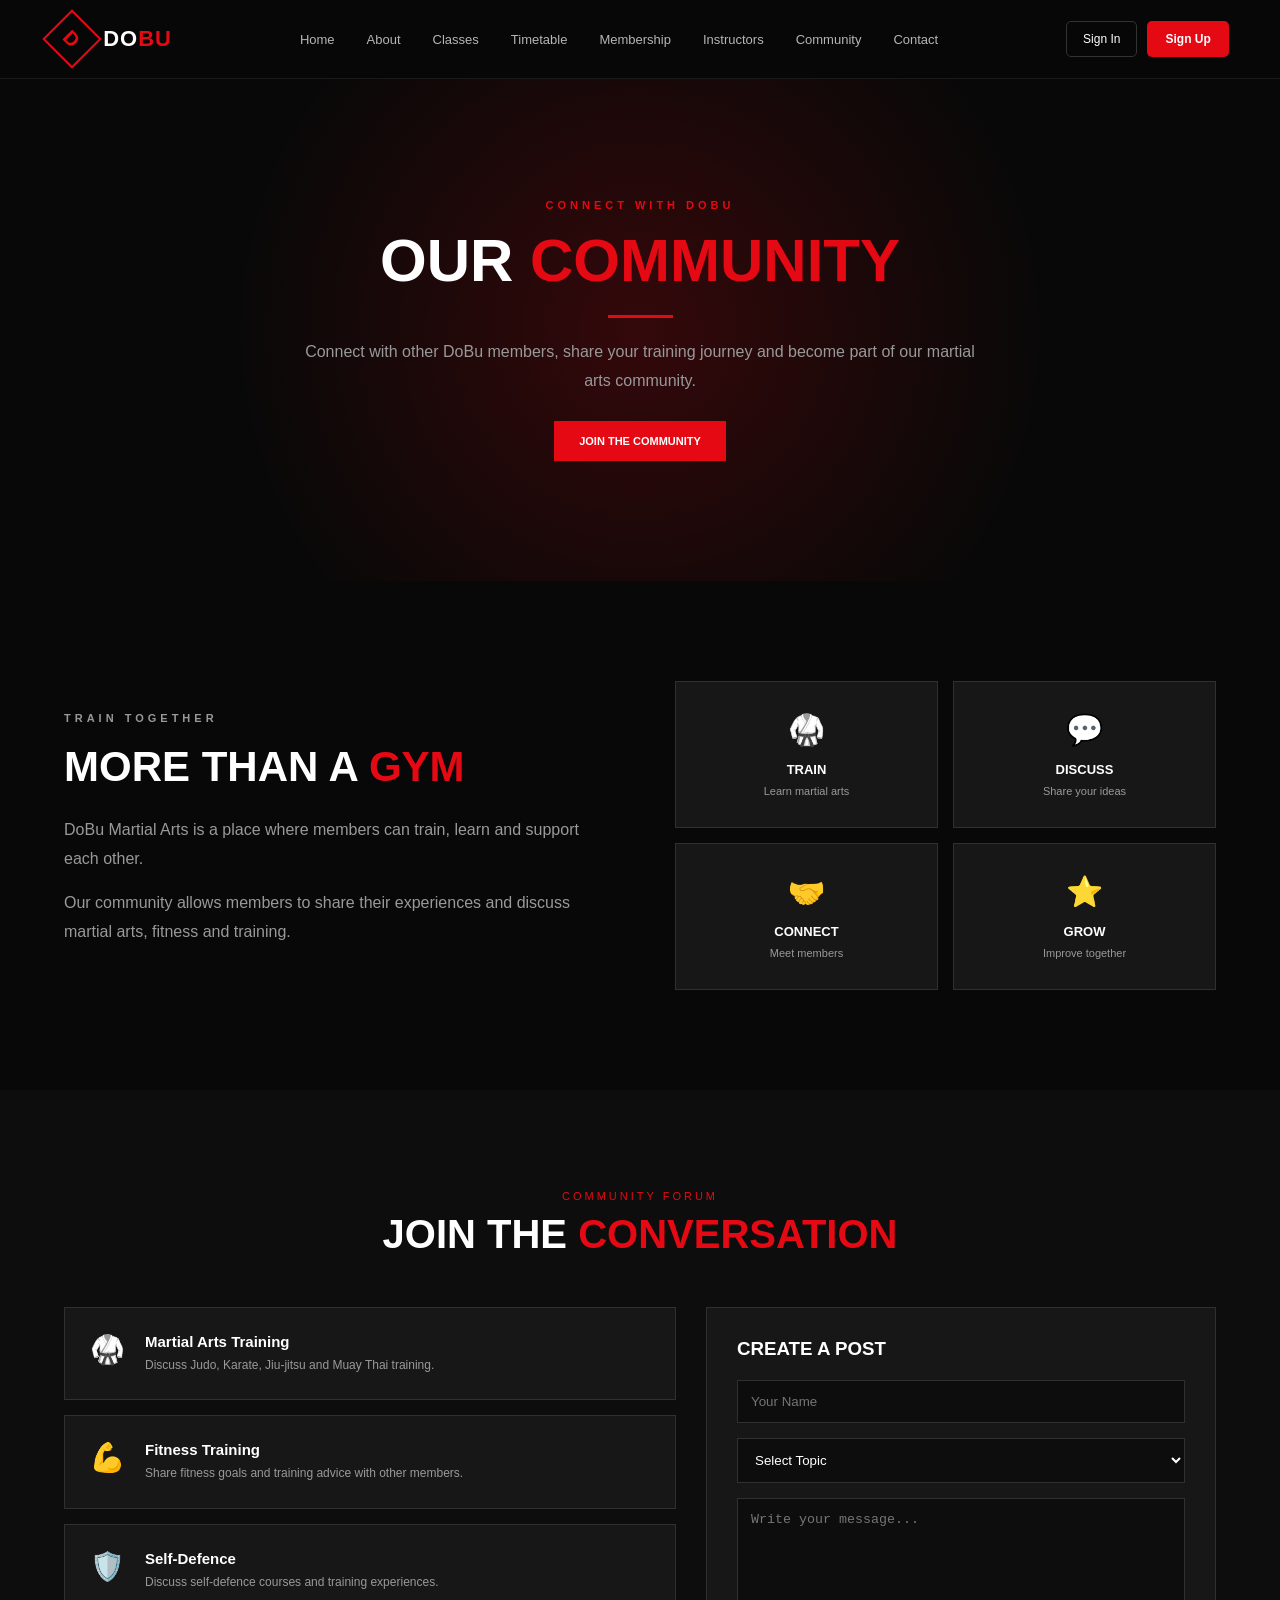
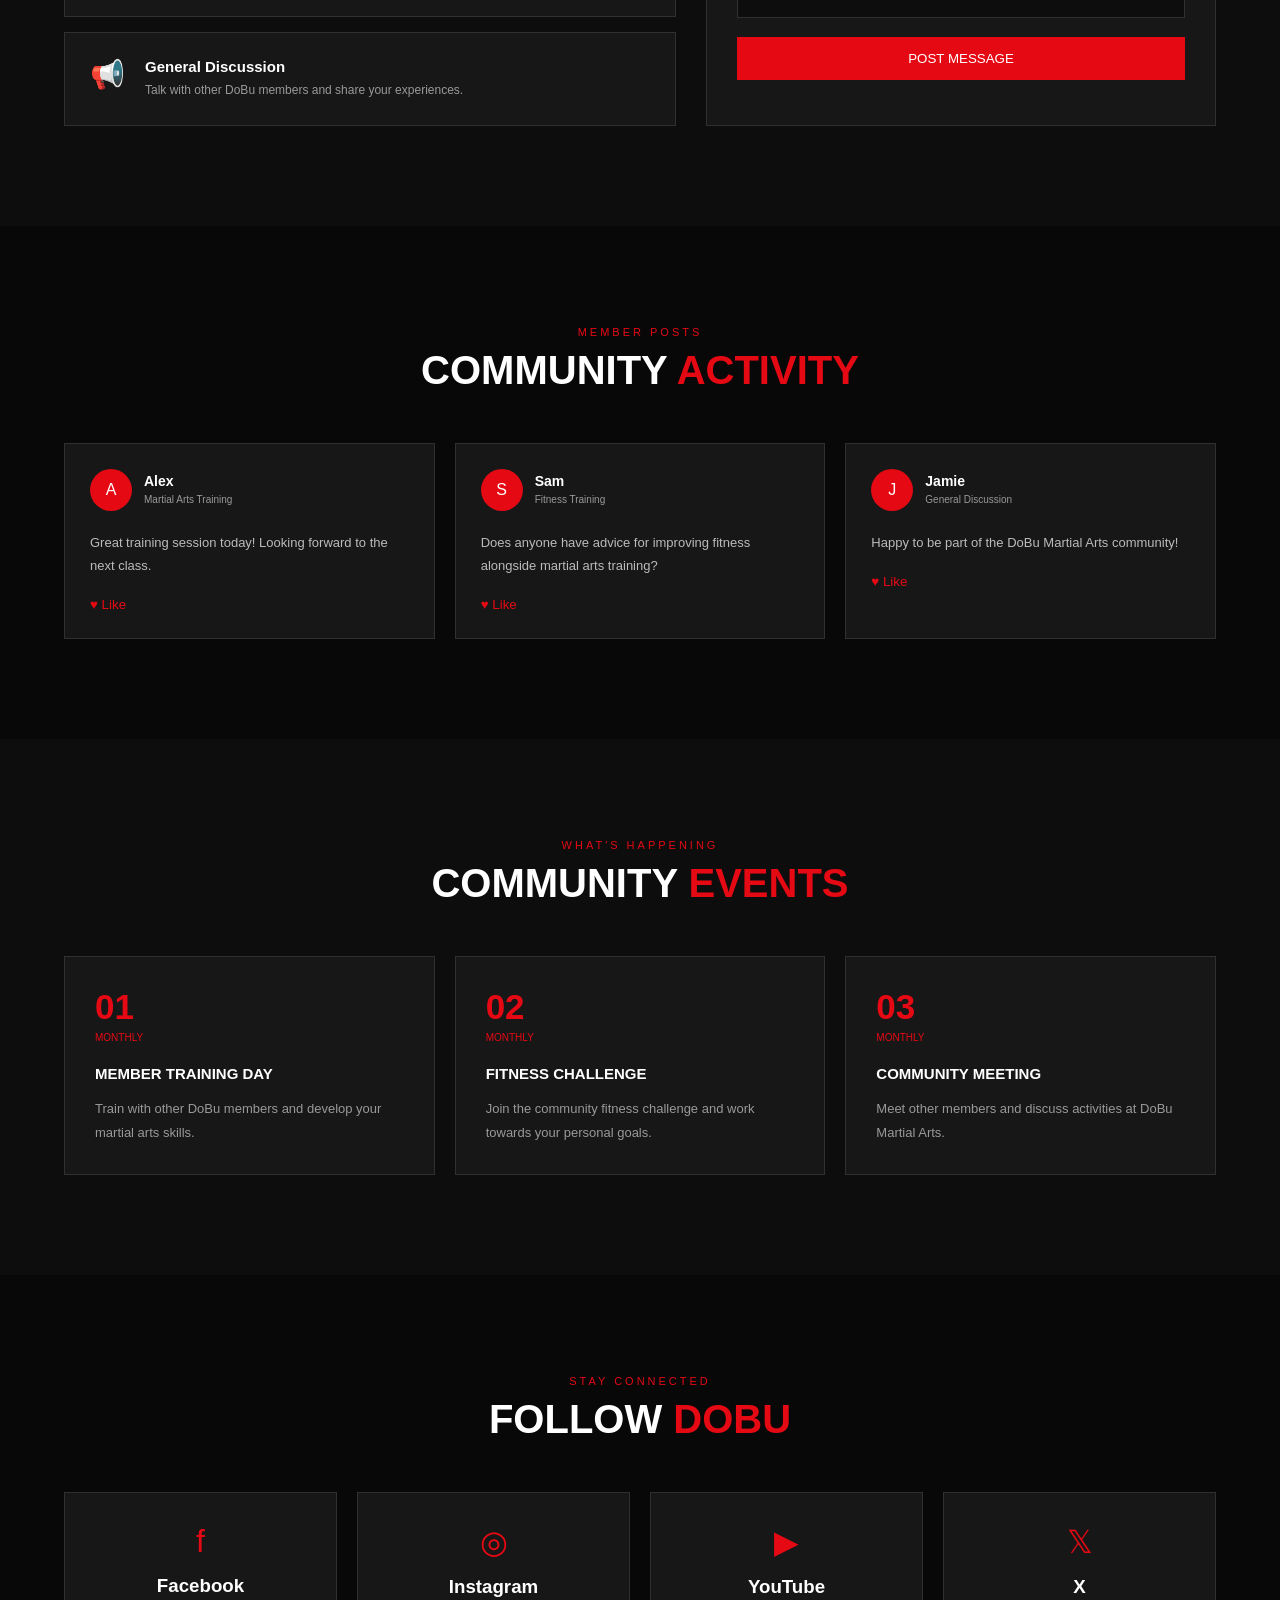
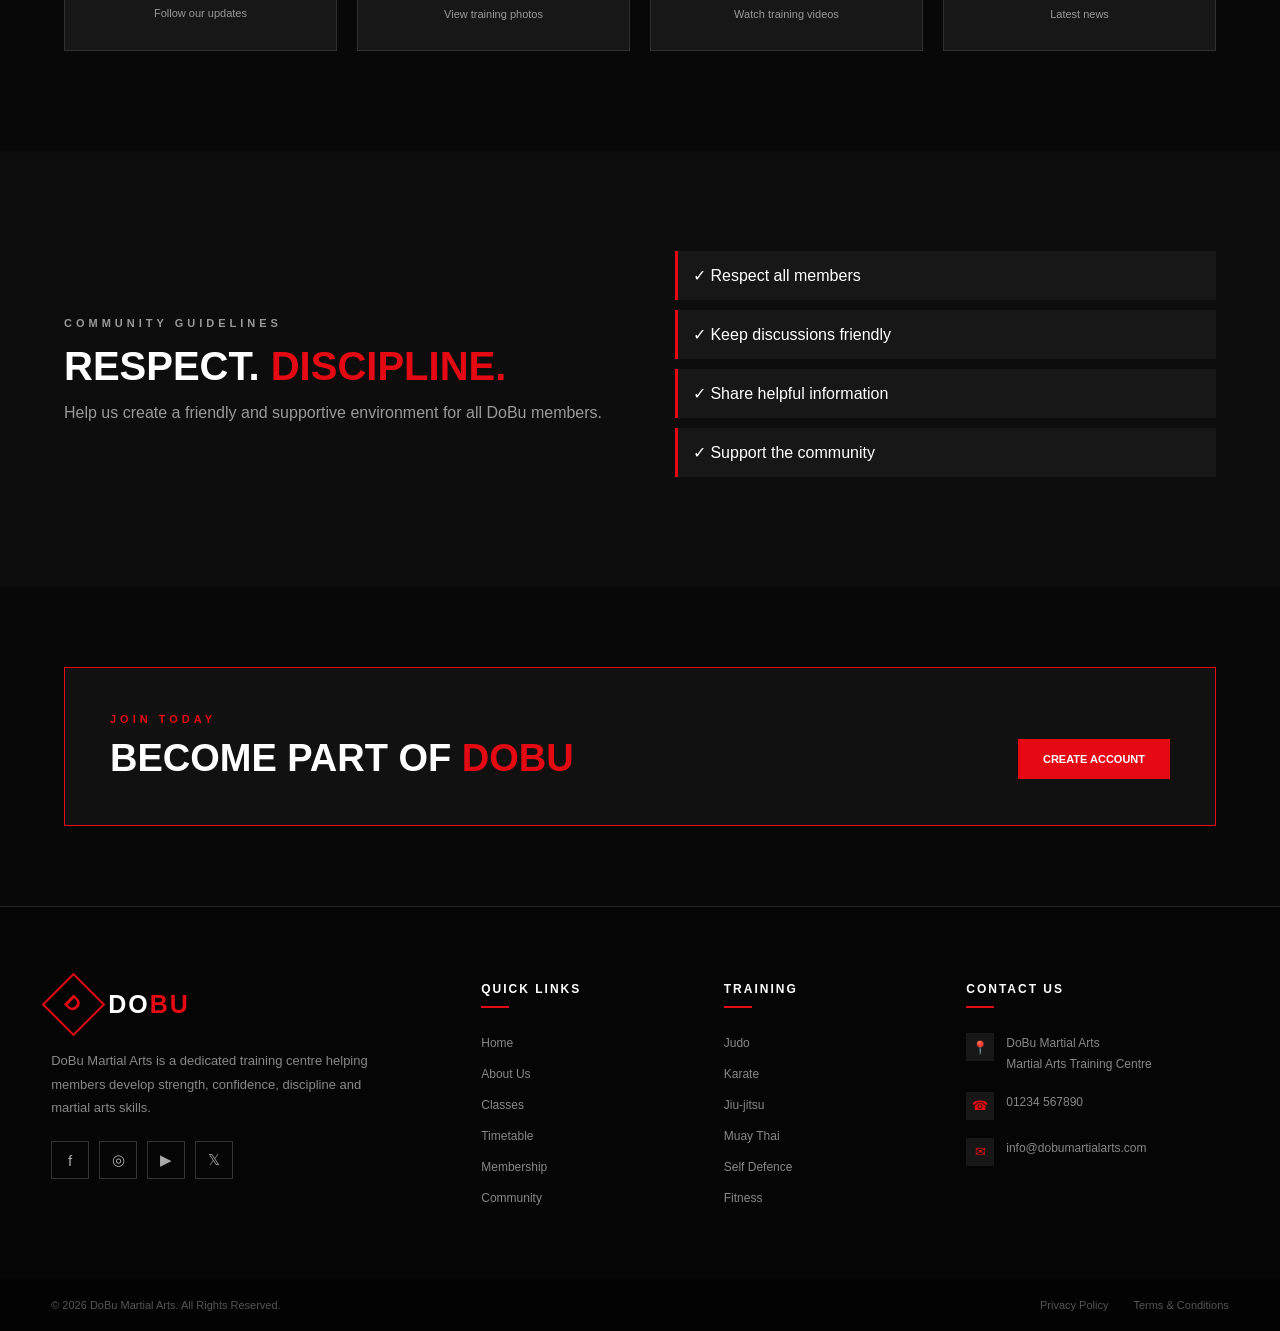
<file: community.html>
<!DOCTYPE html>
<html lang="en">

<head>
    <meta charset="UTF-8">
    <meta name="viewport" content="width=device-width, initial-scale=1.0">

    <title>DoBu Martial Arts | Community</title>

    <link rel="stylesheet" href="CSS/community.css">
</head>

<body>

    <!-- HEADER -->

    <header class="main-header">
    <nav class="navbar">

        <!-- Logo -->
        <a href="index.html" class="logo">
            <span class="logo-mark">D</span>
            <span>DO<span class="red-text">BU</span></span>
        </a>

        <!-- Navigation Links -->
        <ul class="nav-menu" id="navMenu">

            <li>
                <a href="index.html">Home</a>
            </li>

            <li>
                <a href="about.html">About</a>
            </li>

            <li>
                <a href="classes.html">Classes</a>
            </li>

            <li>
                <a href="timetable.html">Timetable</a>
            </li>

            <li>
                <a href="membership.html">Membership</a>
            </li>

            <li>
                <a href="instructor.html">Instructors</a>
            </li>

            <li>
                <a href="community.html">Community</a>
            </li>

            <li>
                <a href="contact.html">Contact</a>
            </li>

            <!-- Mobile-Only Action Buttons Inside Menu -->
            <li class="mobile-nav-actions">
                <button type="button" class="login-btn" onclick="window.location.href='signin.html'">
                    Sign In
                </button>
                <button type="button" class="join-btn" onclick="window.location.href='signup.html'">
                    Sign Up
                </button>
            </li>

        </ul>

        <!-- Buttons -->
        <div class="nav-actions">

            <a href="signin.html" class="login-btn">
                Sign In
            </a>

            <a href="signup.html" class="join-btn">
                Sign Up
            </a>

        </div>

        <!-- Mobile Menu Button -->
        <button class="menu-toggle" id="menuToggle">
            <span></span>
            <span></span>
            <span></span>
        </button>

    </nav>
</header>


    <!-- HERO -->
    <section class="hero">

        <div class="container hero-content">

            <p class="section-label">CONNECT WITH DOBU</p>

            <h1>OUR <span>COMMUNITY</span></h1>

            <div class="line"></div>

            <p>
                Connect with other DoBu members, share your
                training journey and become part of our
                martial arts community.
            </p>

            <a href="#discussion" class="red-btn">
                JOIN THE COMMUNITY
            </a>

        </div>

    </section>


    <!-- INTRODUCTION -->
    <section class="intro">

        <div class="container intro-grid">

            <div class="intro-text">

                <p class="section-label">TRAIN TOGETHER</p>

                <h2>
                    MORE THAN A
                    <span>GYM</span>
                </h2>

                <p>
                    DoBu Martial Arts is a place where members
                    can train, learn and support each other.
                </p>

                <p>
                    Our community allows members to share their
                    experiences and discuss martial arts,
                    fitness and training.
                </p>

            </div>


            <div class="stats">

                <div class="stat-card">
                    <div class="icon">🥋</div>
                    <h3>TRAIN</h3>
                    <p>Learn martial arts</p>
                </div>

                <div class="stat-card">
                    <div class="icon">💬</div>
                    <h3>DISCUSS</h3>
                    <p>Share your ideas</p>
                </div>

                <div class="stat-card">
                    <div class="icon">🤝</div>
                    <h3>CONNECT</h3>
                    <p>Meet members</p>
                </div>

                <div class="stat-card">
                    <div class="icon">⭐</div>
                    <h3>GROW</h3>
                    <p>Improve together</p>
                </div>

            </div>

        </div>

    </section>


    <!-- DISCUSSIONS -->
    <section class="discussion-section" id="discussion">

        <div class="container">

            <div class="section-heading">
                <p>COMMUNITY FORUM</p>
                <h2>JOIN THE <span>CONVERSATION</span></h2>
            </div>


            <div class="discussion-grid">


                <!-- TOPICS -->
                <div class="topics">

                    <div class="topic-card">
                        <div class="topic-icon">🥋</div>

                        <div>
                            <h3>Martial Arts Training</h3>
                            <p>
                                Discuss Judo, Karate, Jiu-jitsu
                                and Muay Thai training.
                            </p>
                        </div>
                    </div>


                    <div class="topic-card">
                        <div class="topic-icon">💪</div>

                        <div>
                            <h3>Fitness Training</h3>
                            <p>
                                Share fitness goals and training
                                advice with other members.
                            </p>
                        </div>
                    </div>


                    <div class="topic-card">
                        <div class="topic-icon">🛡️</div>

                        <div>
                            <h3>Self-Defence</h3>
                            <p>
                                Discuss self-defence courses and
                                training experiences.
                            </p>
                        </div>
                    </div>


                    <div class="topic-card">
                        <div class="topic-icon">📢</div>

                        <div>
                            <h3>General Discussion</h3>
                            <p>
                                Talk with other DoBu members and
                                share your experiences.
                            </p>
                        </div>
                    </div>

                </div>


                <!-- FORM -->
                <div class="post-form">

                    <h3>CREATE A POST</h3>

                    <form id="communityForm">

                        <input
                            type="text"
                            id="name"
                            placeholder="Your Name"
                            required
                        >

                        <select id="topic" required>
                            <option value="">Select Topic</option>
                            <option>Martial Arts Training</option>
                            <option>Fitness Training</option>
                            <option>Self-Defence</option>
                            <option>General Discussion</option>
                        </select>

                        <textarea
                            id="message"
                            placeholder="Write your message..."
                            required
                        ></textarea>

                        <button type="submit">
                            POST MESSAGE
                        </button>

                    </form>

                    <p id="formMessage"></p>

                </div>

            </div>

        </div>

    </section>


    <!-- MEMBER POSTS -->
    <section class="posts-section">

        <div class="container">

            <div class="section-heading">
                <p>MEMBER POSTS</p>
                <h2>COMMUNITY <span>ACTIVITY</span></h2>
            </div>


            <div class="posts-grid" id="postsContainer">


                <article class="post-card">

                    <div class="post-header">

                        <div class="profile">A</div>

                        <div>
                            <h3>Alex</h3>
                            <span>Martial Arts Training</span>
                        </div>

                    </div>

                    <p>
                        Great training session today!
                        Looking forward to the next class.
                    </p>

                    <button class="like-btn">
                        ♥ Like
                    </button>

                </article>


                <article class="post-card">

                    <div class="post-header">

                        <div class="profile">S</div>

                        <div>
                            <h3>Sam</h3>
                            <span>Fitness Training</span>
                        </div>

                    </div>

                    <p>
                        Does anyone have advice for improving
                        fitness alongside martial arts training?
                    </p>

                    <button class="like-btn">
                        ♥ Like
                    </button>

                </article>


                <article class="post-card">

                    <div class="post-header">

                        <div class="profile">J</div>

                        <div>
                            <h3>Jamie</h3>
                            <span>General Discussion</span>
                        </div>

                    </div>

                    <p>
                        Happy to be part of the DoBu Martial
                        Arts community!
                    </p>

                    <button class="like-btn">
                        ♥ Like
                    </button>

                </article>

            </div>

        </div>

    </section>


    <!-- EVENTS -->
    <section class="events-section">

        <div class="container">

            <div class="section-heading">
                <p>WHAT'S HAPPENING</p>
                <h2>COMMUNITY <span>EVENTS</span></h2>
            </div>


            <div class="events-grid">

                <div class="event-card">

                    <div class="event-date">
                        <strong>01</strong>
                        <span>MONTHLY</span>
                    </div>

                    <h3>MEMBER TRAINING DAY</h3>

                    <p>
                        Train with other DoBu members and
                        develop your martial arts skills.
                    </p>

                </div>


                <div class="event-card">

                    <div class="event-date">
                        <strong>02</strong>
                        <span>MONTHLY</span>
                    </div>

                    <h3>FITNESS CHALLENGE</h3>

                    <p>
                        Join the community fitness challenge
                        and work towards your personal goals.
                    </p>

                </div>


                <div class="event-card">

                    <div class="event-date">
                        <strong>03</strong>
                        <span>MONTHLY</span>
                    </div>

                    <h3>COMMUNITY MEETING</h3>

                    <p>
                        Meet other members and discuss
                        activities at DoBu Martial Arts.
                    </p>

                </div>

            </div>

        </div>

    </section>


    <!-- SOCIAL MEDIA -->
    <section class="social-section">

        <div class="container">

            <div class="section-heading">
                <p>STAY CONNECTED</p>
                <h2>FOLLOW <span>DOBU</span></h2>
            </div>


            <div class="social-grid">

                <a href="#" class="social-card">
                    <div class="social-icon">f</div>
                    <h3>Facebook</h3>
                    <p>Follow our updates</p>
                </a>

                <a href="#" class="social-card">
                    <div class="social-icon">◎</div>
                    <h3>Instagram</h3>
                    <p>View training photos</p>
                </a>

                <a href="#" class="social-card">
                    <div class="social-icon">▶</div>
                    <h3>YouTube</h3>
                    <p>Watch training videos</p>
                </a>

                <a href="#" class="social-card">
                    <div class="social-icon">𝕏</div>
                    <h3>X</h3>
                    <p>Latest news</p>
                </a>

            </div>

        </div>

    </section>


    <!-- COMMUNITY RULES -->
    <section class="rules-section">

        <div class="container rules-grid">

            <div>

                <p class="section-label">
                    COMMUNITY GUIDELINES
                </p>

                <h2>
                    RESPECT.
                    <span>DISCIPLINE.</span>
                </h2>

                <p>
                    Help us create a friendly and supportive
                    environment for all DoBu members.
                </p>

            </div>


            <div class="rules-list">

                <div>✓ Respect all members</div>
                <div>✓ Keep discussions friendly</div>
                <div>✓ Share helpful information</div>
                <div>✓ Support the community</div>

            </div>

        </div>

    </section>


    <!-- CTA -->
    <section class="cta">

        <div class="container cta-content">

            <div>
                <p class="section-label">JOIN TODAY</p>

                <h2>
                    BECOME PART OF
                    <span>DOBU</span>
                </h2>
            </div>

            <a href="signup.html" class="red-btn">
                CREATE ACCOUNT
            </a>

        </div>

    </section>
    
    <!-- Footer -->

<footer class="dobu-footer">

    <div class="footer-top">

        <div class="footer-container">

            <!-- BRAND -->
            <div class="footer-brand">

                <a href="index.html" class="footer-logo">

                    <span class="footer-logo-mark">D</span>

                    <span>
                        DO<span>BU</span>
                    </span>

                </a>

                <p class="footer-description">
                    DoBu Martial Arts is a dedicated training
                    centre helping members develop strength,
                    confidence, discipline and martial arts skills.
                </p>


                <!-- SOCIAL MEDIA -->

                <div class="footer-social">

                    <a href="#" aria-label="Facebook">f</a>

                    <a href="#" aria-label="Instagram">◎</a>

                    <a href="#" aria-label="YouTube">▶</a>

                    <a href="#" aria-label="X">𝕏</a>

                </div>

            </div>


            <!-- QUICK LINKS -->

            <div class="footer-column">

                <h3>QUICK LINKS</h3>

                <ul>

                    <li>
                        <a href="index.html">Home</a>
                    </li>

                    <li>
                        <a href="about.html">About Us</a>
                    </li>

                    <li>
                        <a href="classes.html">Classes</a>
                    </li>

                    <li>
                        <a href="timetable.html">Timetable</a>
                    </li>

                    <li>
                        <a href="membership.html">Membership</a>
                    </li>

                    <li>
                        <a href="community.html">Community</a>
                    </li>

                </ul>

            </div>


            <!-- TRAINING -->

            <div class="footer-column">

                <h3>TRAINING</h3>

                <ul>

                    <li>
                        <a href="classes.html">
                            Judo
                        </a>
                    </li>

                    <li>
                        <a href="classes.html">
                            Karate
                        </a>
                    </li>

                    <li>
                        <a href="classes.html">
                            Jiu-jitsu
                        </a>
                    </li>

                    <li>
                        <a href="classes.html">
                            Muay Thai
                        </a>
                    </li>

                    <li>
                        <a href="classes.html">
                            Self Defence
                        </a>
                    </li>

                    <li>
                        <a href="classes.html">
                            Fitness
                        </a>
                    </li>

                </ul>

            </div>


            <!-- CONTACT -->

            <div class="footer-column contact-column">

                <h3>CONTACT US</h3>

                <div class="contact-item">

                    <span class="contact-icon">
                        📍
                    </span>

                    <p>
                        DoBu Martial Arts<br>
                        Martial Arts Training Centre
                    </p>

                </div>


                <div class="contact-item">

                    <span class="contact-icon">
                        ☎
                    </span>

                    <p>
                        01234 567890
                    </p>

                </div>


                <div class="contact-item">

                    <span class="contact-icon">
                        ✉
                    </span>

                    <p>
                        info@dobumartialarts.com
                    </p>

                </div>

            </div>

        </div>

    </div>

    <!-- FOOTER BOTTOM -->

    <div class="footer-bottom">

        <div class="footer-container footer-bottom-content">

            <p>
                © 2026 DoBu Martial Arts.
                All Rights Reserved.
            </p>

            <div class="footer-bottom-links">

                <a href="#">
                    Privacy Policy
                </a>

                <a href="#">
                    Terms & Conditions
                </a>

            </div>

        </div>

    </div>

</footer>

    <script src="Js/community.js"></script>

</body>
</html>
</file>
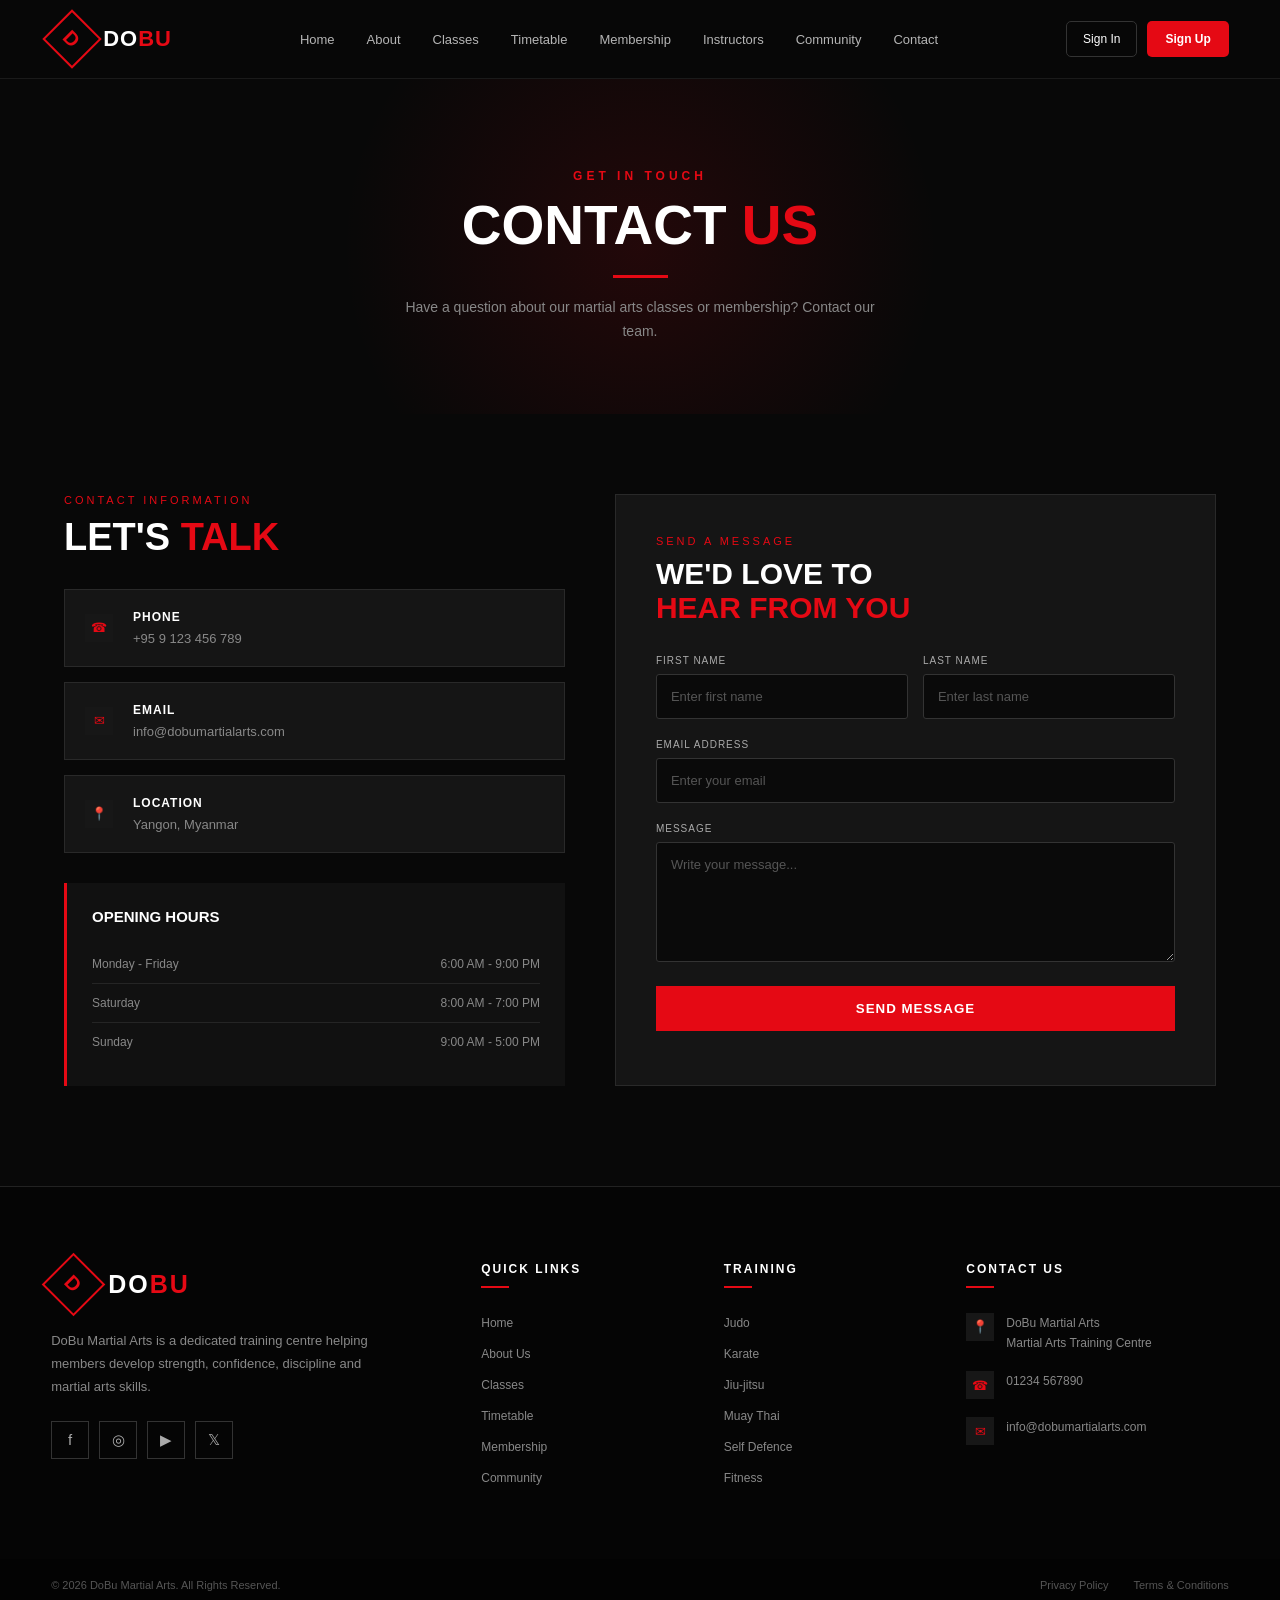
<file: contact.html>
<!DOCTYPE html>
<html lang="en">

<head>

    <meta charset="UTF-8">

    <meta name="viewport"
          content="width=device-width, initial-scale=1.0">

    <title>DoBu Martial Arts | Contact</title>

    <!-- CSS -->
    <link rel="stylesheet" href="CSS/contact.css">

</head>


<body>


<!-- ================= HEADER ================= -->

<header class="main-header">
    <nav class="navbar">

        <!-- Logo -->
        <a href="index.html" class="logo">
            <span class="logo-mark">D</span>
            <span>DO<span class="red-text">BU</span></span>
        </a>

        <!-- Navigation Links -->
        <ul class="nav-menu" id="navMenu">

            <li>
                <a href="index.html">Home</a>
            </li>

            <li>
                <a href="about.html">About</a>
            </li>

            <li>
                <a href="classes.html">Classes</a>
            </li>

            <li>
                <a href="timetable.html">Timetable</a>
            </li>

            <li>
                <a href="membership.html">Membership</a>
            </li>

            <li>
                <a href="instructor.html">Instructors</a>
            </li>

            <li>
                <a href="community.html">Community</a>
            </li>

            <li>
                <a href="contact.html">Contact</a>
            </li>

            <!-- Mobile-Only Action Buttons Inside Menu -->
            <li class="mobile-nav-actions">
                <button type="button" class="login-btn" onclick="window.location.href='signin.html'">
                    Sign In
                </button>
                <button type="button" class="join-btn" onclick="window.location.href='signup.html'">
                    Sign Up
                </button>
            </li>

        </ul>

        <!-- Buttons -->
        <div class="nav-actions">

            <a href="signin.html" class="login-btn">
                Sign In
            </a>

            <a href="signup.html" class="join-btn">
                Sign Up
            </a>

        </div>

        <!-- Mobile Menu Button -->
        <button class="menu-toggle" id="menuToggle">
            <span></span>
            <span></span>
            <span></span>
        </button>

    </nav>
</header>



<!-- ================= CONTACT SECTION ================= -->

<main>


    <!-- PAGE HEADER -->

    <section class="page-header">

        <div class="container">

            <p class="small-title">
                GET IN TOUCH
            </p>

            <h1>
                CONTACT <span>US</span>
            </h1>

            <div class="title-line"></div>

            <p class="page-description">

                Have a question about our martial arts
                classes or membership? Contact our team.

            </p>

        </div>

    </section>



    <!-- CONTACT CONTENT -->

    <section class="contact-section">

        <div class="container contact-grid">


            <!-- CONTACT INFORMATION -->

            <div class="contact-info">


                <div class="section-heading">

                    <p>
                        CONTACT INFORMATION
                    </p>

                    <h2>
                        LET'S <span>TALK</span>
                    </h2>

                </div>


                <!-- PHONE -->

                <div class="contact-card">

                    <div class="contact-icon">
                        ☎
                    </div>

                    <div>

                        <h3>
                            PHONE
                        </h3>

                        <p>
                            +95 9 123 456 789
                        </p>

                    </div>

                </div>


                <!-- EMAIL -->

                <div class="contact-card">

                    <div class="contact-icon">
                        ✉
                    </div>

                    <div>

                        <h3>
                            EMAIL
                        </h3>

                        <p>
                            info@dobumartialarts.com
                        </p>

                    </div>

                </div>


                <!-- LOCATION -->

                <div class="contact-card">

                    <div class="contact-icon">
                        📍
                    </div>

                    <div>

                        <h3>
                            LOCATION
                        </h3>

                        <p>
                            Yangon, Myanmar
                        </p>

                    </div>

                </div>


                <!-- HOURS -->

                <div class="hours-box">

                    <h3>
                        OPENING HOURS
                    </h3>


                    <div class="hour-row">

                        <span>
                            Monday - Friday
                        </span>

                        <span>
                            6:00 AM - 9:00 PM
                        </span>

                    </div>


                    <div class="hour-row">

                        <span>
                            Saturday
                        </span>

                        <span>
                            8:00 AM - 7:00 PM
                        </span>

                    </div>


                    <div class="hour-row">

                        <span>
                            Sunday
                        </span>

                        <span>
                            9:00 AM - 5:00 PM
                        </span>

                    </div>


                </div>


            </div>



            <!-- CONTACT FORM -->

            <div class="contact-form-container">


                <div class="form-heading">

                    <p>
                        SEND A MESSAGE
                    </p>

                    <h2>
                        WE'D LOVE TO
                        <span>HEAR FROM YOU</span>
                    </h2>

                </div>


                <form id="contactForm">


                    <!-- MESSAGE -->

                    <div id="message"></div>


                    <!-- NAME -->

                    <div class="form-row">


                        <div class="form-group">

                            <label for="firstName">
                                FIRST NAME
                            </label>

                            <input
                                type="text"
                                id="firstName"
                                placeholder="Enter first name"
                                required
                            >

                        </div>


                        <div class="form-group">

                            <label for="lastName">
                                LAST NAME
                            </label>

                            <input
                                type="text"
                                id="lastName"
                                placeholder="Enter last name"
                                required
                            >

                        </div>


                    </div>



                    <!-- EMAIL -->

                    <div class="form-group">

                        <label for="email">
                            EMAIL ADDRESS
                        </label>

                        <input
                            type="email"
                            id="email"
                            placeholder="Enter your email"
                            required
                        >

                    </div>

                    <!-- MESSAGE -->

                    <div class="form-group">

                        <label for="userMessage">
                            MESSAGE
                        </label>

                        <textarea
                            id="userMessage"
                            rows="6"
                            placeholder="Write your message..."
                            required
                        ></textarea>

                    </div>



                    <!-- BUTTON -->

                    <button type="submit"
                            class="send-btn">

                        SEND MESSAGE

                    </button>


                </form>


            </div>


        </div>

    </section>


</main>

<!-- footer -->

<footer class="dobu-footer">

    <div class="footer-top">

        <div class="footer-container">

            <!-- BRAND -->
            <div class="footer-brand">

                <a href="index.html" class="footer-logo">

                    <span class="footer-logo-mark">D</span>

                    <span>
                        DO<span>BU</span>
                    </span>

                </a>

                <p class="footer-description">
                    DoBu Martial Arts is a dedicated training
                    centre helping members develop strength,
                    confidence, discipline and martial arts skills.
                </p>


                <!-- SOCIAL MEDIA -->

                <div class="footer-social">

                    <a href="#" aria-label="Facebook">f</a>

                    <a href="#" aria-label="Instagram">◎</a>

                    <a href="#" aria-label="YouTube">▶</a>

                    <a href="#" aria-label="X">𝕏</a>

                </div>

            </div>


            <!-- QUICK LINKS -->

            <div class="footer-column">

                <h3>QUICK LINKS</h3>

                <ul>

                    <li>
                        <a href="index.html">Home</a>
                    </li>

                    <li>
                        <a href="about.html">About Us</a>
                    </li>

                    <li>
                        <a href="classes.html">Classes</a>
                    </li>

                    <li>
                        <a href="timetable.html">Timetable</a>
                    </li>

                    <li>
                        <a href="membership.html">Membership</a>
                    </li>

                    <li>
                        <a href="community.html">Community</a>
                    </li>

                </ul>

            </div>


            <!-- TRAINING -->

            <div class="footer-column">

                <h3>TRAINING</h3>

                <ul>

                    <li>
                        <a href="classes.html">
                            Judo
                        </a>
                    </li>

                    <li>
                        <a href="classes.html">
                            Karate
                        </a>
                    </li>

                    <li>
                        <a href="classes.html">
                            Jiu-jitsu
                        </a>
                    </li>

                    <li>
                        <a href="classes.html">
                            Muay Thai
                        </a>
                    </li>

                    <li>
                        <a href="classes.html">
                            Self Defence
                        </a>
                    </li>

                    <li>
                        <a href="classes.html">
                            Fitness
                        </a>
                    </li>

                </ul>

            </div>


            <!-- CONTACT -->

            <div class="footer-column contact-column">

                <h3>CONTACT US</h3>

                <div class="contact-item">

                    <span class="contact-icon">
                        📍
                    </span>

                    <p>
                        DoBu Martial Arts<br>
                        Martial Arts Training Centre
                    </p>

                </div>


                <div class="contact-item">

                    <span class="contact-icon">
                        ☎
                    </span>

                    <p>
                        01234 567890
                    </p>

                </div>


                <div class="contact-item">

                    <span class="contact-icon">
                        ✉
                    </span>

                    <p>
                        info@dobumartialarts.com
                    </p>

                </div>

            </div>

        </div>

    </div>

    <!-- FOOTER BOTTOM -->

    <div class="footer-bottom">

        <div class="footer-container footer-bottom-content">

            <p>
                © 2026 DoBu Martial Arts.
                All Rights Reserved.
            </p>

            <div class="footer-bottom-links">

                <a href="#">
                    Privacy Policy
                </a>

                <a href="#">
                    Terms & Conditions
                </a>

            </div>

        </div>

    </div>

</footer>

<script src="Js/contact.js"></script>


</body>

</html>
</file>
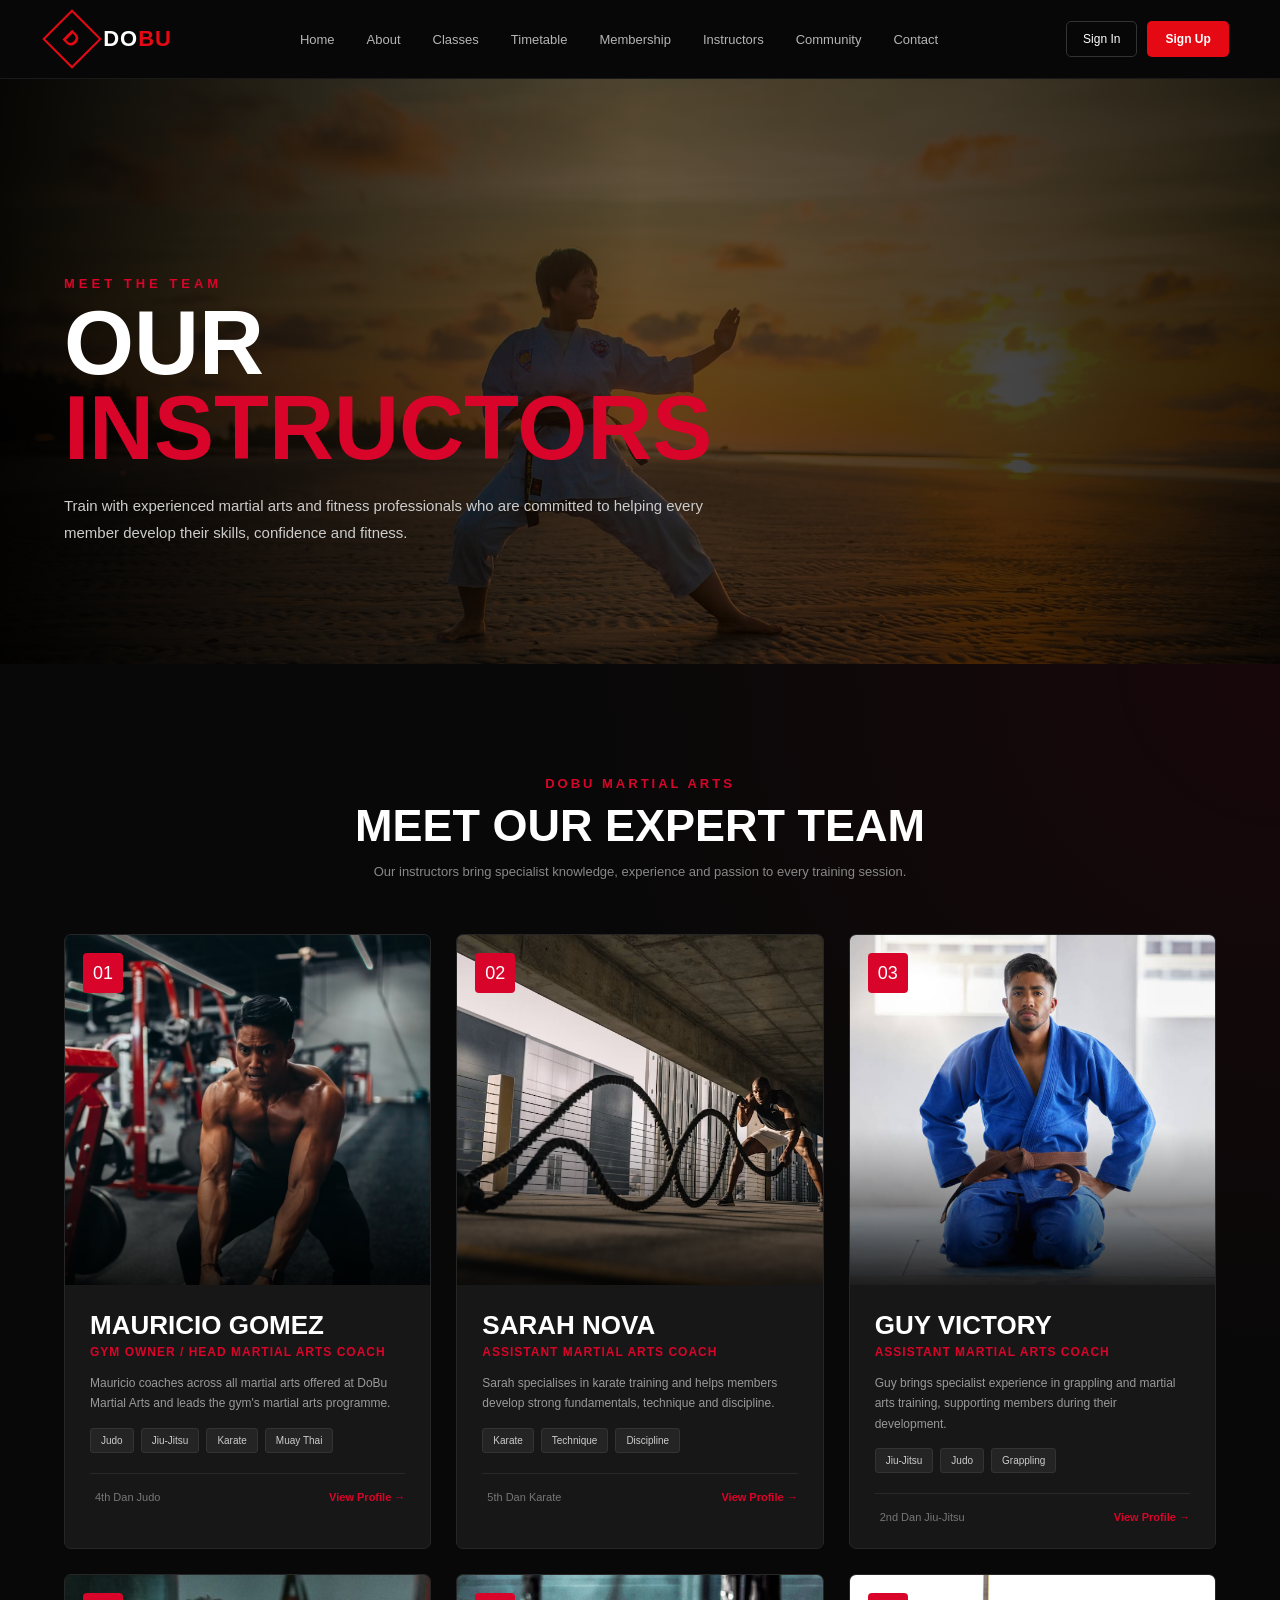
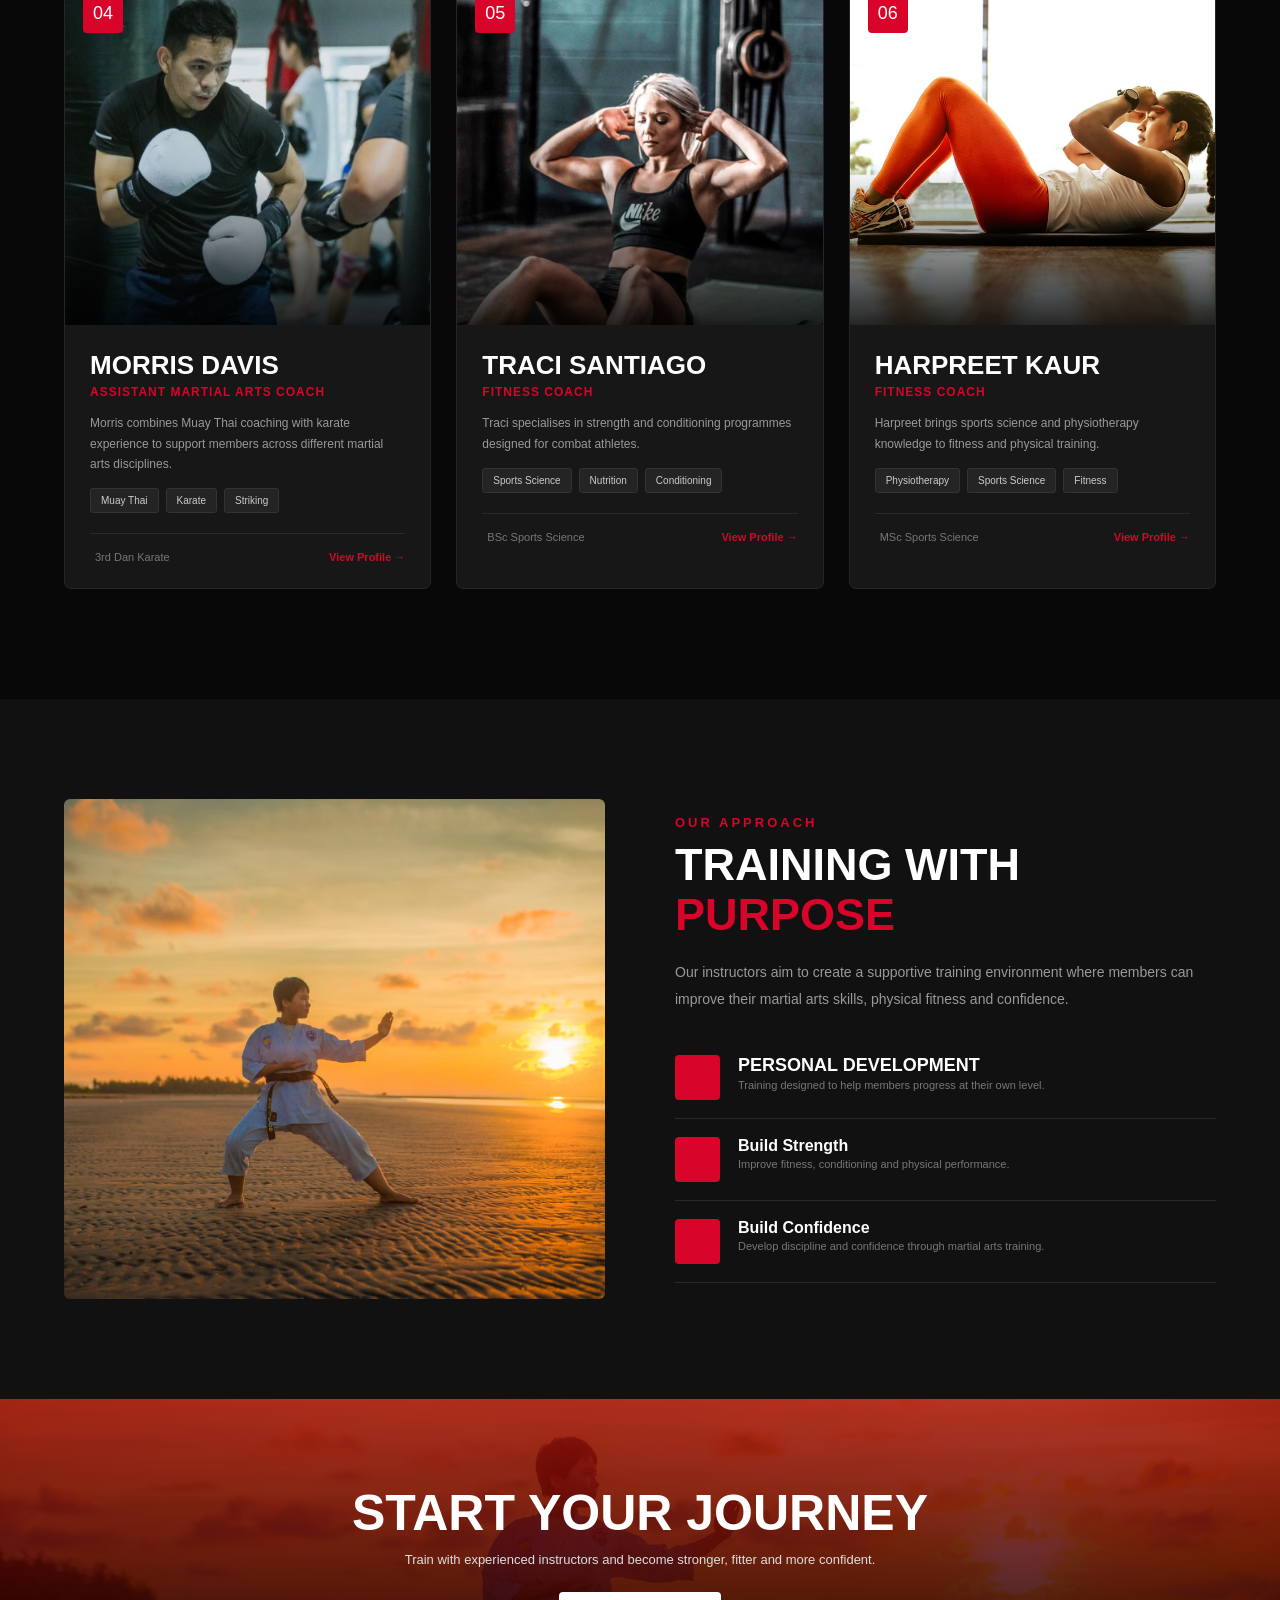
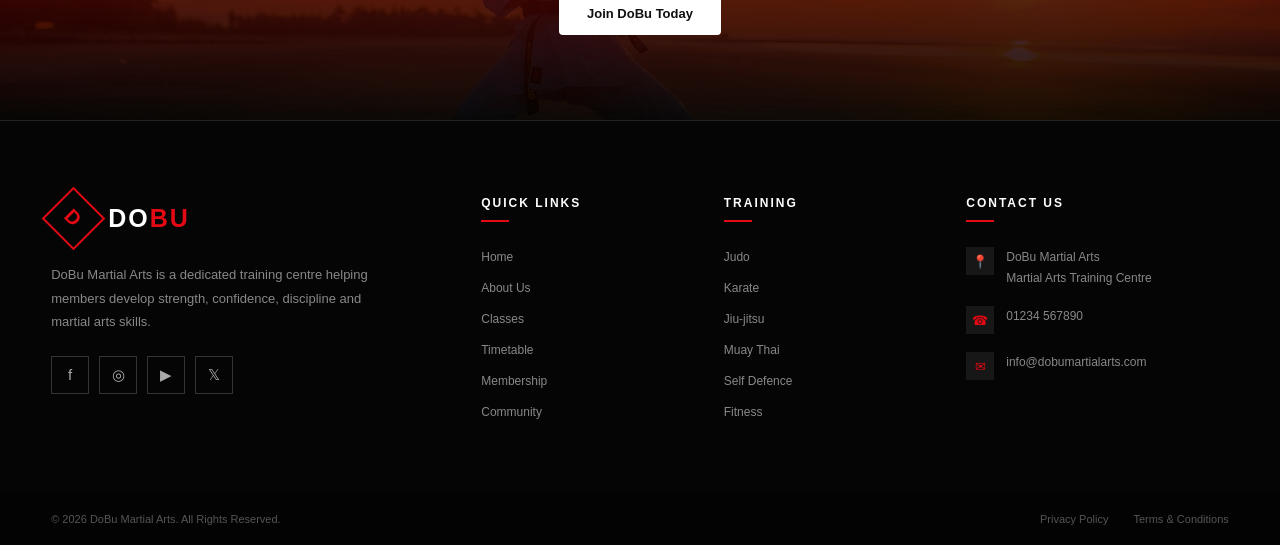
<file: instructor.html>
<!DOCTYPE html>
<html lang="en">
<head>
    <meta charset="UTF-8">
    <meta name="viewport" content="width=device-width, initial-scale=1.0">
    <title>DoBu Martial Arts | Instructor</title>

    <link rel="stylesheet" href="CSS/instructor.css">
</head>
<body>
   <!-- Header -->

   <header class="main-header">
    <nav class="navbar">

        <!-- Logo -->
        <a href="index.html" class="logo">
            <span class="logo-mark">D</span>
            <span>DO<span class="red-text">BU</span></span>
        </a>

        <!-- Navigation Links -->
        <ul class="nav-menu" id="navMenu">

            <li>
                <a href="index.html">Home</a>
            </li>

            <li>
                <a href="about.html">About</a>
            </li>

            <li>
                <a href="classes.html">Classes</a>
            </li>

            <li>
                <a href="timetable.html">Timetable</a>
            </li>

            <li>
                <a href="membership.html">Membership</a>
            </li>

            <li>
                <a href="instructor.html">Instructors</a>
            </li>

            <li>
                <a href="community.html">Community</a>
            </li>

            <li>
                <a href="contact.html">Contact</a>
            </li>

            <!-- Mobile-Only Action Buttons Inside Menu -->
            <li class="mobile-nav-actions">
                <button type="button" class="login-btn" onclick="window.location.href='signin.html'">
                    Sign In
                </button>
                <button type="button" class="join-btn" onclick="window.location.href='signup.html'">
                    Sign Up
                </button>
            </li>

        </ul>

        <!-- Buttons -->
        <div class="nav-actions">

            <a href="signin.html" class="login-btn">
                Sign In
            </a>

            <a href="signup.html" class="join-btn">
                Sign Up
            </a>

        </div>

        <!-- Mobile Menu Button -->
        <button class="menu-toggle" id="menuToggle">
            <span></span>
            <span></span>
            <span></span>
        </button>

    </nav>
</header>

<!-- hero -->

<section class="page-hero">

    <div class="container">

        <div class="hero-content">

            <div class="hero-label">
                Meet The Team
            </div>

            <h1>
                Our <span>Instructors</span>
            </h1>

            <p>
                Train with experienced martial arts and fitness
                professionals who are committed to helping every
                member develop their skills, confidence and fitness.
            </p>

        </div>

    </div>

</section>

<!-- Instructor -->

<section class="instructors">

    <div class="container">

        <div class="section-title">

            <span>DoBu Martial Arts</span>

            <h2>Meet Our Expert Team</h2>

            <p>
                Our instructors bring specialist knowledge,
                experience and passion to every training session.
            </p>

        </div>


        <div class="instructor-grid">

            <!-- Mauricio Gomez -->

            <div class="instructor-card">

                <div class="instructor-image">

                    <img src="img/MAURICIOGOMEZ.avif" alt="Martial arts instructor">

                    <div class="image-gradient"></div>

                    <div class="instructor-number">
                        01
                    </div>

                </div>


                <div class="instructor-info">

                    <h3>
                        Mauricio Gomez
                    </h3>

                    <div class="position">
                        Gym Owner / Head Martial Arts Coach
                    </div>

                    <p>
                        Mauricio coaches across all martial arts
                        offered at DoBu Martial Arts and leads the
                        gym's martial arts programme.
                    </p>


                    <div class="skills">

                        <span class="skill">
                            Judo
                        </span>

                        <span class="skill">
                            Jiu-Jitsu
                        </span>

                        <span class="skill">
                            Karate
                        </span>

                        <span class="skill">
                            Muay Thai
                        </span>

                    </div>


                    <div class="card-footer">

                        <div class="experience">
                            <i class="fa-solid fa-award"></i>
                            4th Dan Judo
                        </div>

                        <div
                            class="view-btn"
                            onclick="openModal(
                                'Mauricio Gomez',
                                'Gym Owner / Head Martial Arts Coach',
                                'Coaches in all martial arts. 4th Dan Blackbelt Judo, 3rd Dan Blackbelt Jiu-Jitsu, 1st Dan Blackbelt Karate and an accredited Muay Thai coach.'
                            )">

                            View Profile →

                        </div>

                    </div>

                </div>

            </div>

           <!-- Sarahnova -->

            <div class="instructor-card">

                <div class="instructor-image">

                    <img
                        src="img/sarahnova.avif"
                        alt="Female martial arts instructor">

                    <div class="image-gradient"></div>

                    <div class="instructor-number">
                        02
                    </div>

                </div>


                <div class="instructor-info">

                    <h3>
                        Sarah Nova
                    </h3>

                    <div class="position">
                        Assistant Martial Arts Coach
                    </div>

                    <p>
                        Sarah specialises in karate training and
                        helps members develop strong fundamentals,
                        technique and discipline.
                    </p>


                    <div class="skills">

                        <span class="skill">
                            Karate
                        </span>

                        <span class="skill">
                            Technique
                        </span>

                        <span class="skill">
                            Discipline
                        </span>

                    </div>


                    <div class="card-footer">

                        <div class="experience">
                            <i class="fa-solid fa-award"></i>
                            5th Dan Karate
                        </div>

                        <div
                            class="view-btn"
                            onclick="openModal(
                                'Sarah Nova',
                                'Assistant Martial Arts Coach',
                                'Sarah Nova is a 5th Dan Karate instructor and works as an assistant martial arts coach at DoBu Martial Arts.'
                            )">

                            View Profile →

                        </div>

                    </div>

                </div>

            </div>

            <!-- GUY VICTORY -->

            <div class="instructor-card">

                <div class="instructor-image">

                    <img
                        src="img/guyvactory.jpg"
                        alt="Jiu Jitsu instructor">

                    <div class="image-gradient"></div>

                    <div class="instructor-number">
                        03
                    </div>

                </div>


                <div class="instructor-info">

                    <h3>
                        Guy Victory
                    </h3>

                    <div class="position">
                        Assistant Martial Arts Coach
                    </div>

                    <p>
                        Guy brings specialist experience in
                        grappling and martial arts training,
                        supporting members during their development.
                    </p>


                    <div class="skills">

                        <span class="skill">
                            Jiu-Jitsu
                        </span>

                        <span class="skill">
                            Judo
                        </span>

                        <span class="skill">
                            Grappling
                        </span>

                    </div>


                    <div class="card-footer">

                        <div class="experience">
                            <i class="fa-solid fa-award"></i>
                            2nd Dan Jiu-Jitsu
                        </div>

                        <div
                            class="view-btn"
                            onclick="openModal(
                                'Guy Victory',
                                'Assistant Martial Arts Coach',
                                'Guy Victory holds a 2nd Dan Blackbelt in Jiu-Jitsu and a 1st Dan Blackbelt in Judo.'
                            )">

                            View Profile →

                        </div>

                    </div>

                </div>

            </div>

            <!-- MORRIS DAVIS -->

            <div class="instructor-card">

                <div class="instructor-image">

                    <img
                        src="img/MorrisDavis.jpg"
                        alt="Muay Thai instructor">

                    <div class="image-gradient"></div>

                    <div class="instructor-number">
                        04
                    </div>

                </div>


                <div class="instructor-info">

                    <h3>
                        Morris Davis
                    </h3>

                    <div class="position">
                        Assistant Martial Arts Coach
                    </div>

                    <p>
                        Morris combines Muay Thai coaching with
                        karate experience to support members across
                        different martial arts disciplines.
                    </p>


                    <div class="skills">

                        <span class="skill">
                            Muay Thai
                        </span>

                        <span class="skill">
                            Karate
                        </span>

                        <span class="skill">
                            Striking
                        </span>

                    </div>


                    <div class="card-footer">

                        <div class="experience">
                            <i class="fa-solid fa-award"></i>
                            3rd Dan Karate
                        </div>

                        <div
                            class="view-btn"
                            onclick="openModal(
                                'Morris Davis',
                                'Assistant Martial Arts Coach',
                                'Morris Davis is an accredited Muay Thai coach and holds a 3rd Dan Blackbelt in Karate.'
                            )">

                            View Profile →

                        </div>

                    </div>

                </div>

            </div>

            <!-- TRACI SANTIAGO -->

            <div class="instructor-card">

                <div class="instructor-image">

                    <img
                        src="img/santigo.avif"
                        alt="Female fitness coach">

                    <div class="image-gradient"></div>

                    <div class="instructor-number">
                        05
                    </div>

                </div>


                <div class="instructor-info">

                    <h3>
                        Traci Santiago
                    </h3>

                    <div class="position">
                        Fitness Coach
                    </div>

                    <p>
                        Traci specialises in strength and conditioning
                        programmes designed for combat athletes.
                    </p>


                    <div class="skills">

                        <span class="skill">
                            Sports Science
                        </span>

                        <span class="skill">
                            Nutrition
                        </span>

                        <span class="skill">
                            Conditioning
                        </span>

                    </div>


                    <div class="card-footer">

                        <div class="experience">
                            <i class="fa-solid fa-graduation-cap"></i>
                            BSc Sports Science
                        </div>

                        <div
                            class="view-btn"
                            onclick="openModal(
                                'Traci Santiago',
                                'Fitness Coach',
                                'Traci Santiago has a BSc in Sports Science, is qualified in health and nutrition, and specialises in strength and conditioning programmes for combat athletes.'
                            )">

                            View Profile →

                        </div>

                    </div>

                </div>

            </div>

            <!-- HARPREET KAUR -->

            <div class="instructor-card">

                <div class="instructor-image">

                    <img
                        src="img/harpreet.avif"
                        alt="Fitness coach">

                    <div class="image-gradient"></div>

                    <div class="instructor-number">
                        06
                    </div>

                </div>


                <div class="instructor-info">

                    <h3>
                        Harpreet Kaur
                    </h3>

                    <div class="position">
                        Fitness Coach
                    </div>

                    <p>
                        Harpreet brings sports science and physiotherapy
                        knowledge to fitness and physical training.
                    </p>


                    <div class="skills">

                        <span class="skill">
                            Physiotherapy
                        </span>

                        <span class="skill">
                            Sports Science
                        </span>

                        <span class="skill">
                            Fitness
                        </span>

                    </div>


                    <div class="card-footer">

                        <div class="experience">
                            <i class="fa-solid fa-graduation-cap"></i>
                            MSc Sports Science
                        </div>

                        <div
                            class="view-btn"
                            onclick="openModal(
                                'Harpreet Kaur',
                                'Fitness Coach',
                                'Harpreet Kaur has a BSc in Physiotherapy and an MSc in Sports Science.'
                            )">

                            View Profile →

                        </div>

                    </div>

                </div>

            </div>


        </div>

    </div>

</section>

<!-- COACHING PHILOSOPHY -->

<section class="philosophy">

    <div class="container">

        <div class="philosophy-grid">


            <div class="philosophy-image">

                <img
                    src="img/background.avif"
                    alt="Martial arts coaching">

            </div>


            <div class="philosophy-content">

                <div class="label">
                    Our Approach
                </div>

                <h2>
                    Training With<br>
                    <span>Purpose</span>
                </h2>

                <p>
                    Our instructors aim to create a supportive training
                    environment where members can improve their martial
                    arts skills, physical fitness and confidence.
                </p>


                <div class="philosophy-item">

                    <div class="philosophy-icon">
                        <i class="fa-solid fa-bullseye"></i>
                    </div>

                    <div>

                        <h3>
                            Personal Development
                        </h3>

                        <p>
                            Training designed to help members progress
                            at their own level.
                        </p>

                    </div>

                </div>


                <div class="philosophy-item">

                    <div class="philosophy-icon">
                        <i class="fa-solid fa-dumbbell"></i>
                    </div>

                    <div>

                        <h4>
                            Build Strength
                        </h4>

                        <p>
                            Improve fitness, conditioning and physical
                            performance.
                        </p>

                    </div>

                </div>


                <div class="philosophy-item">

                    <div class="philosophy-icon">
                        <i class="fa-solid fa-shield-halved"></i>
                    </div>

                    <div>

                        <h4>
                            Build Confidence
                        </h4>

                        <p>
                            Develop discipline and confidence through
                            martial arts training.
                        </p>

                    </div>

                </div>

            </div>

        </div>

    </div>

</section>

<!-- CTA -->

<section class="cta">

    <div class="container">

        <h2>
            Start Your Journey
        </h2>

        <p>
            Train with experienced instructors and become
            stronger, fitter and more confident.
        </p>

        <a href="signup.html" class="cta-button">
            Join DoBu Today
            <i class="fa-solid fa-arrow-right"></i>
        </a>

    </div>

</section>

<!-- FOOTER -->

<footer class="dobu-footer">

    <div class="footer-top">

        <div class="footer-container">

            <!-- BRAND -->
            <div class="footer-brand">

                <a href="index.html" class="footer-logo">

                    <span class="footer-logo-mark">D</span>

                    <span>
                        DO<span>BU</span>
                    </span>

                </a>

                <p class="footer-description">
                    DoBu Martial Arts is a dedicated training
                    centre helping members develop strength,
                    confidence, discipline and martial arts skills.
                </p>


                <!-- SOCIAL MEDIA -->

                <div class="footer-social">

                    <a href="#" aria-label="Facebook">f</a>

                    <a href="#" aria-label="Instagram">◎</a>

                    <a href="#" aria-label="YouTube">▶</a>

                    <a href="#" aria-label="X">𝕏</a>

                </div>

            </div>


            <!-- QUICK LINKS -->

            <div class="footer-column">

                <h3>QUICK LINKS</h3>

                <ul>

                    <li>
                        <a href="index.html">Home</a>
                    </li>

                    <li>
                        <a href="about.html">About Us</a>
                    </li>

                    <li>
                        <a href="classes.html">Classes</a>
                    </li>

                    <li>
                        <a href="timetable.html">Timetable</a>
                    </li>

                    <li>
                        <a href="membership.html">Membership</a>
                    </li>

                    <li>
                        <a href="community.html">Community</a>
                    </li>

                </ul>

            </div>


            <!-- TRAINING -->

            <div class="footer-column">

                <h3>TRAINING</h3>

                <ul>

                    <li>
                        <a href="classes.html">
                            Judo
                        </a>
                    </li>

                    <li>
                        <a href="classes.html">
                            Karate
                        </a>
                    </li>

                    <li>
                        <a href="classes.html">
                            Jiu-jitsu
                        </a>
                    </li>

                    <li>
                        <a href="classes.html">
                            Muay Thai
                        </a>
                    </li>

                    <li>
                        <a href="classes.html">
                            Self Defence
                        </a>
                    </li>

                    <li>
                        <a href="classes.html">
                            Fitness
                        </a>
                    </li>

                </ul>

            </div>


            <!-- CONTACT -->

            <div class="footer-column contact-column">

                <h3>CONTACT US</h3>

                <div class="contact-item">

                    <span class="contact-icon">
                        📍
                    </span>

                    <p>
                        DoBu Martial Arts<br>
                        Martial Arts Training Centre
                    </p>

                </div>


                <div class="contact-item">

                    <span class="contact-icon">
                        ☎
                    </span>

                    <p>
                        01234 567890
                    </p>

                </div>


                <div class="contact-item">

                    <span class="contact-icon">
                        ✉
                    </span>

                    <p>
                        info@dobumartialarts.com
                    </p>

                </div>

            </div>

        </div>

    </div>

    <!-- FOOTER BOTTOM -->

    <div class="footer-bottom">

        <div class="footer-container footer-bottom-content">

            <p>
                © 2026 DoBu Martial Arts.
                All Rights Reserved.
            </p>

            <div class="footer-bottom-links">

                <a href="#">
                    Privacy Policy
                </a>

                <a href="#">
                    Terms & Conditions
                </a>

            </div>

        </div>

    </div>

</footer>


<!-- PROFILE MODAL -->

<div class="modal" id="profileModal">

    <div class="modal-box">

        <span
            class="modal-close"
            onclick="closeModal()">

            &times;

        </span>


        <h2 id="modalName">
            Instructor
        </h2>

        <div
            class="modal-role"
            id="modalRole">

            Martial Arts Coach

        </div>

        <p id="modalDescription">

        </p>

    </div>

</div>


<script src="Js/instructor.js"></script>
</body>
</html>
</file>
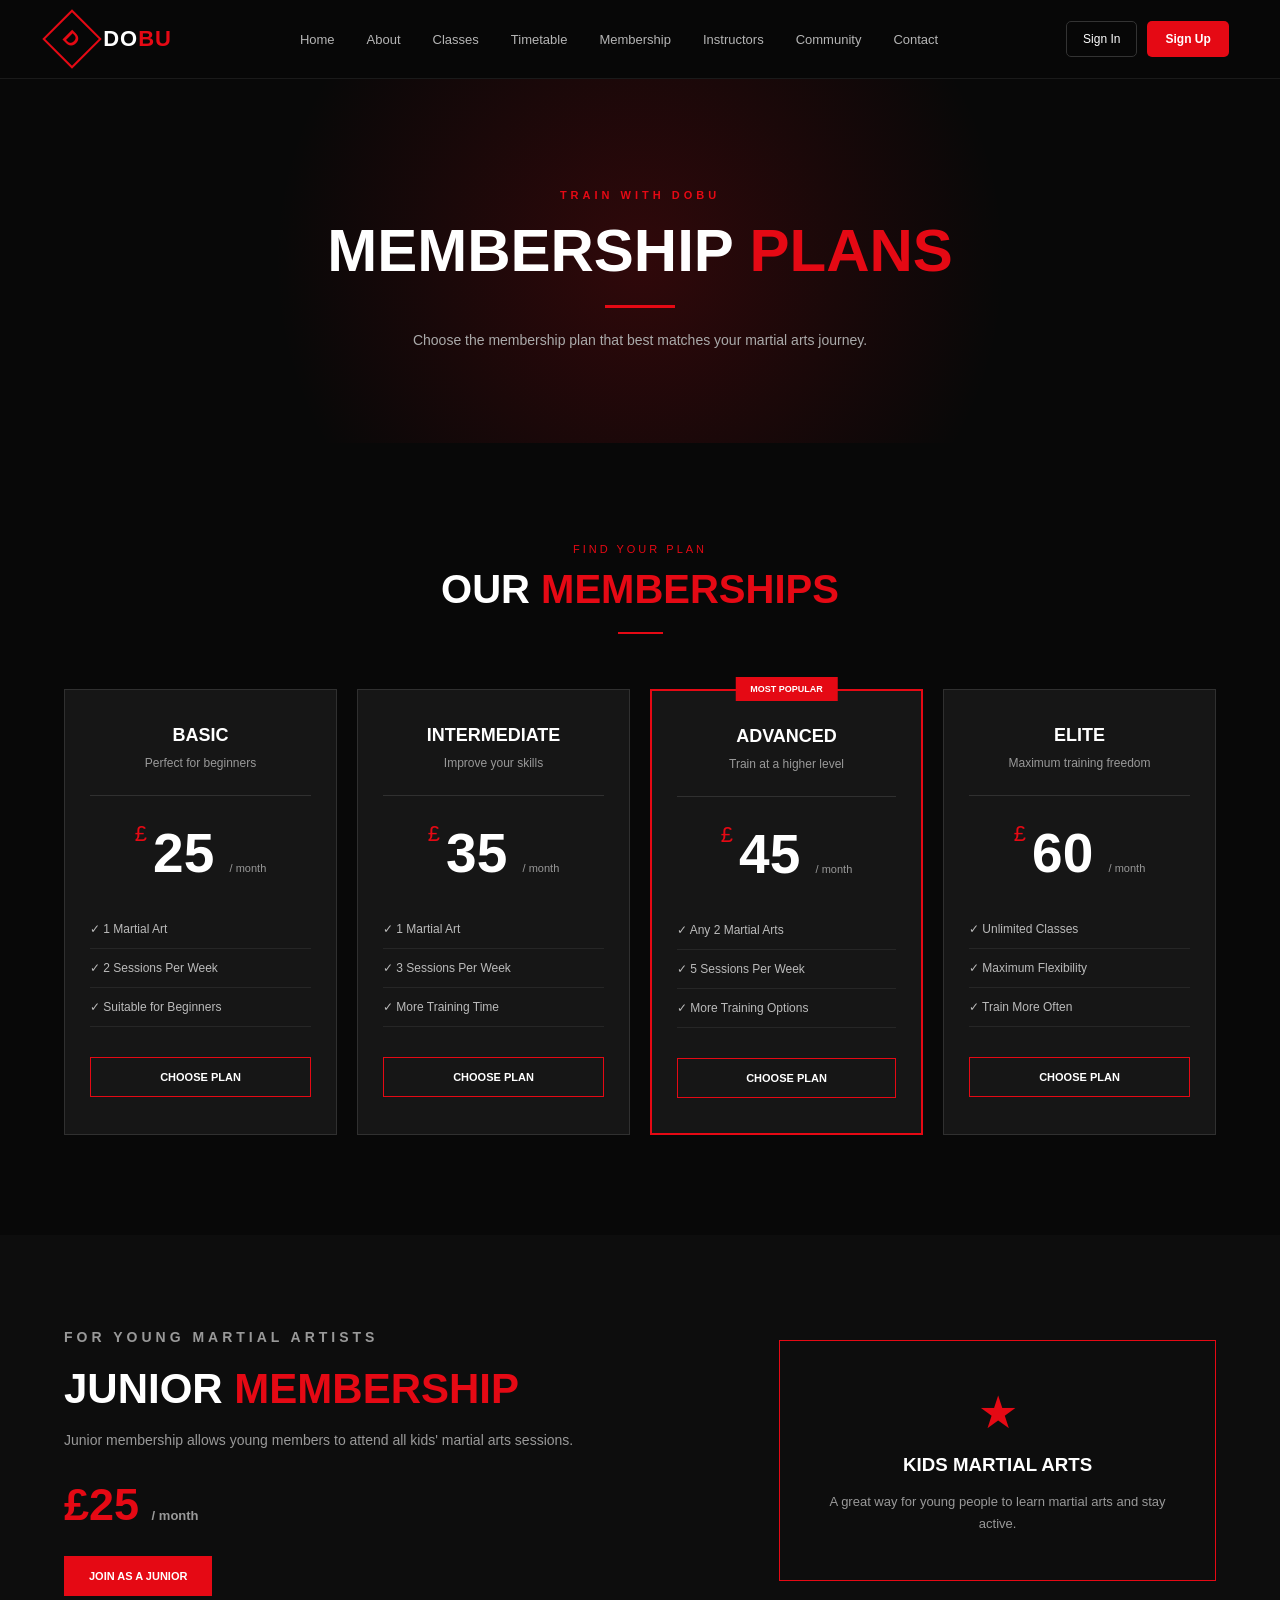
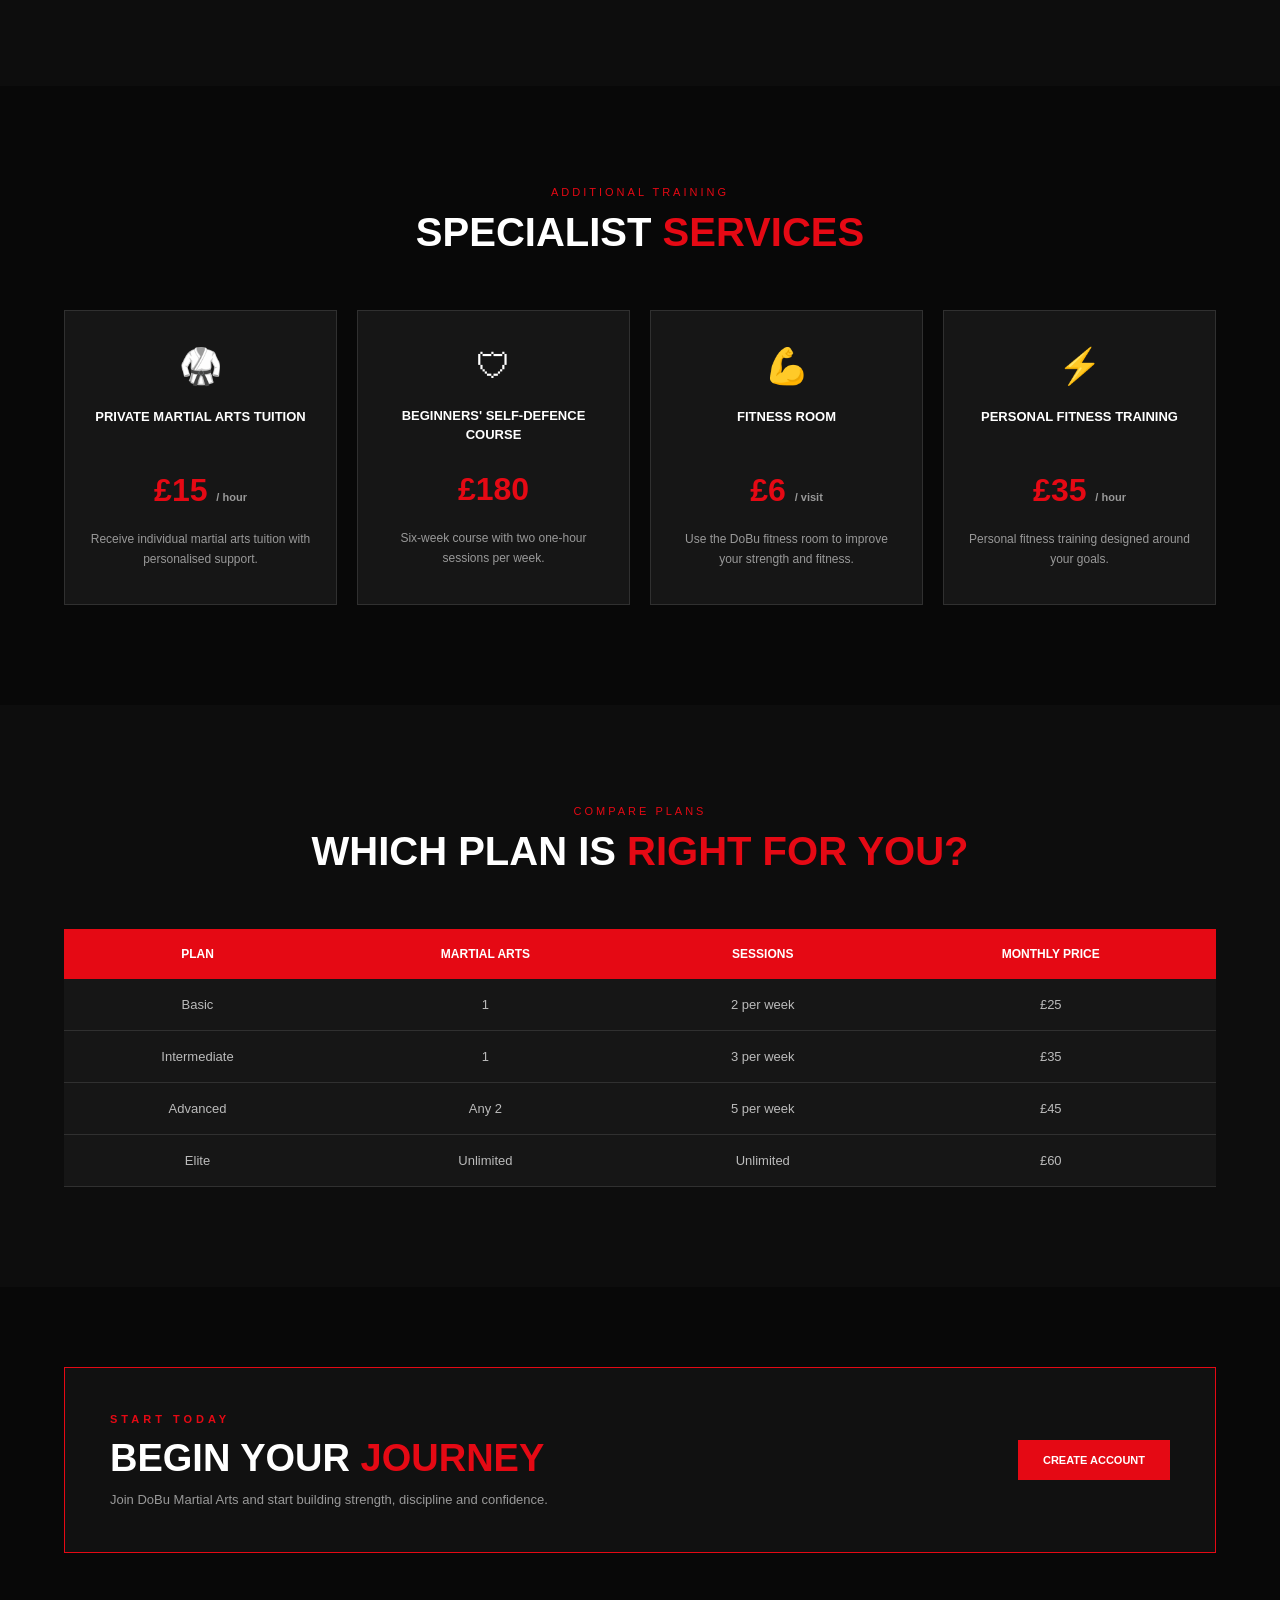
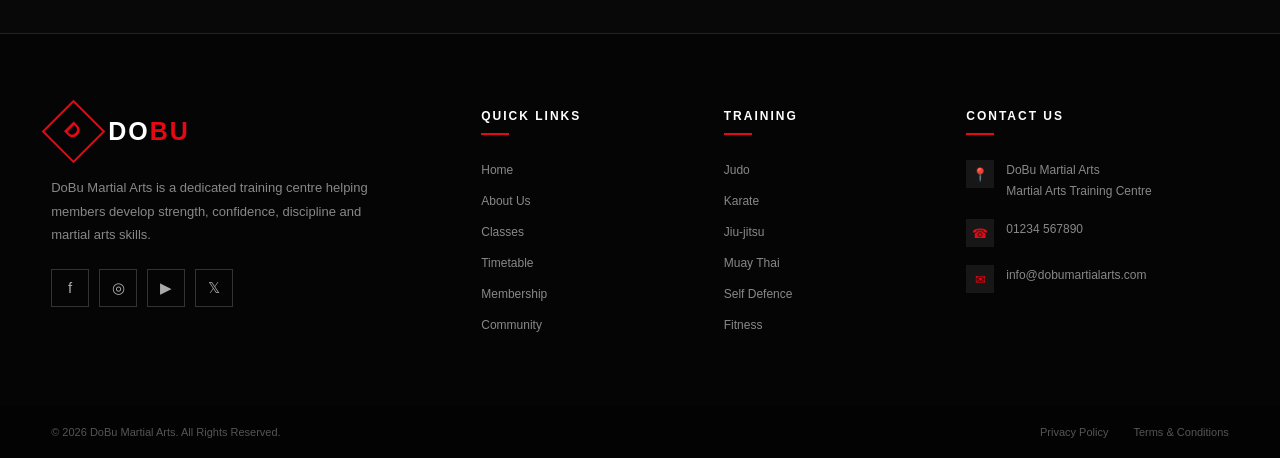
<file: membership.html>
<!DOCTYPE html>
<html lang="en">

<head>
    <meta charset="UTF-8">
    <meta name="viewport" content="width=device-width, initial-scale=1.0">

    <title>DoBu Martial Arts | Membership</title>

    <link rel="stylesheet" href="CSS/membership.css">
</head>


<body>

<!-- HEADER -->

<header class="main-header">
    <nav class="navbar">

        <!-- Logo -->
        <a href="index.html" class="logo">
            <span class="logo-mark">D</span>
            <span>DO<span class="red-text">BU</span></span>
        </a>

        <!-- Navigation Links -->
        <ul class="nav-menu" id="navMenu">

            <li>
                <a href="index.html">Home</a>
            </li>

            <li>
                <a href="about.html">About</a>
            </li>

            <li>
                <a href="classes.html">Classes</a>
            </li>

            <li>
                <a href="timetable.html">Timetable</a>
            </li>

            <li>
                <a href="membership.html">Membership</a>
            </li>

            <li>
                <a href="instructor.html">Instructors</a>
            </li>

            <li>
                <a href="community.html">Community</a>
            </li>

            <li>
                <a href="contact.html">Contact</a>
            </li>

            <!-- Mobile-Only Action Buttons Inside Menu -->
            <li class="mobile-nav-actions">
                <button type="button" class="login-btn" onclick="window.location.href='signin.html'">
                    Sign In
                </button>
                <button type="button" class="join-btn" onclick="window.location.href='signup.html'">
                    Sign Up
                </button>
            </li>

        </ul>

        <!-- Buttons -->
        <div class="nav-actions">

            <a href="signin.html" class="login-btn">
                Sign In
            </a>

            <a href="signup.html" class="join-btn">
                Sign Up
            </a>

        </div>

        <!-- Mobile Menu Button -->
        <button class="menu-toggle" id="menuToggle">
            <span></span>
            <span></span>
            <span></span>
        </button>

    </nav>
</header>


<!-- HERO -->

<section class="hero">

    <div class="hero-content">

        <p class="section-label">
            TRAIN WITH DOBU
        </p>

        <h1>
            MEMBERSHIP <span>PLANS</span>
        </h1>

        <div class="line"></div>

        <p>

            Choose the membership plan that best
            matches your martial arts journey.

        </p>

    </div>

</section>

<!-- MEMBERSHIP PLANS -->

<section class="membership-section">

    <div class="container">

        <div class="section-title">

            <p>
                FIND YOUR PLAN
            </p>

            <h2>
                OUR <span>MEMBERSHIPS</span>
            </h2>

            <div class="small-line"></div>

        </div>



        <!-- MEMBERSHIP CARDS -->

        <div class="plans-grid">


            <!-- BASIC -->

            <div class="plan-card">

                <div class="plan-top">

                    <h3>
                        BASIC
                    </h3>

                    <p>
                        Perfect for beginners
                    </p>

                </div>


                <div class="price">

                    <span class="currency">
                        £
                    </span>

                    <span class="amount">
                        25
                    </span>

                    <span class="period">
                        / month
                    </span>

                </div>


                <ul>

                    <li>
                        ✓ 1 Martial Art
                    </li>

                    <li>
                        ✓ 2 Sessions Per Week
                    </li>

                    <li>
                        ✓ Suitable for Beginners
                    </li>

                </ul>


                <a href="signup.html" class="plan-btn">

                    CHOOSE PLAN

                </a>

            </div>



            <!-- INTERMEDIATE -->

            <div class="plan-card">

                <div class="plan-top">

                    <h3>
                        INTERMEDIATE
                    </h3>

                    <p>
                        Improve your skills
                    </p>

                </div>


                <div class="price">

                    <span class="currency">
                        £
                    </span>

                    <span class="amount">
                        35
                    </span>

                    <span class="period">
                        / month
                    </span>

                </div>


                <ul>

                    <li>
                        ✓ 1 Martial Art
                    </li>

                    <li>
                        ✓ 3 Sessions Per Week
                    </li>

                    <li>
                        ✓ More Training Time
                    </li>

                </ul>


                <a href="signup.html" class="plan-btn">

                    CHOOSE PLAN

                </a>

            </div>



            <!-- ADVANCED -->

            <div class="plan-card popular">

                <div class="popular-label">

                    MOST POPULAR

                </div>


                <div class="plan-top">

                    <h3>
                        ADVANCED
                    </h3>

                    <p>
                        Train at a higher level
                    </p>

                </div>


                <div class="price">

                    <span class="currency">
                        £
                    </span>

                    <span class="amount">
                        45
                    </span>

                    <span class="period">
                        / month
                    </span>

                </div>


                <ul>

                    <li>
                        ✓ Any 2 Martial Arts
                    </li>

                    <li>
                        ✓ 5 Sessions Per Week
                    </li>

                    <li>
                        ✓ More Training Options
                    </li>

                </ul>


                <a href="signup.html" class="plan-btn">

                    CHOOSE PLAN

                </a>

            </div>



            <!-- ELITE -->

            <div class="plan-card elite">

                <div class="plan-top">

                    <h3>
                        ELITE
                    </h3>

                    <p>
                        Maximum training freedom
                    </p>

                </div>


                <div class="price">

                    <span class="currency">
                        £
                    </span>

                    <span class="amount">
                        60
                    </span>

                    <span class="period">
                        / month
                    </span>

                </div>


                <ul>

                    <li>
                        ✓ Unlimited Classes
                    </li>

                    <li>
                        ✓ Maximum Flexibility
                    </li>

                    <li>
                        ✓ Train More Often
                    </li>

                </ul>


                <a href="signup.html" class="plan-btn">

                    CHOOSE PLAN

                </a>

            </div>


        </div>

    </div>

</section>

<!-- JUNIOR MEMBERSHIP  -->

<section class="junior-section">

    <div class="container junior-container">


        <div class="junior-content">

            <p class="section-label">

                FOR YOUNG MARTIAL ARTISTS

            </p>


            <h2>

                JUNIOR
                <span>MEMBERSHIP</span>

            </h2>


            <p>

                Junior membership allows young members
                to attend all kids' martial arts sessions.

            </p>


            <div class="junior-price">

                £25

                <span>
                    / month
                </span>

            </div>


            <a href="signup.html" class="red-btn">

                JOIN AS A JUNIOR

            </a>


        </div>


        <div class="junior-box">

            <div class="junior-icon">
                ★
            </div>

            <h3>
                KIDS MARTIAL ARTS
            </h3>

            <p>

                A great way for young people
                to learn martial arts and stay active.

            </p>

        </div>


    </div>

</section>

<!-- ADDITIONAL SERVICES -->

<section class="services-section">

    <div class="container">


        <div class="section-title">

            <p>
                ADDITIONAL TRAINING
            </p>

            <h2>

                SPECIALIST <span>SERVICES</span>

            </h2>

        </div>



        <div class="services-grid">


            <!-- PRIVATE TUITION -->

            <div class="service-card">

                <div class="service-icon">

                    🥋

                </div>


                <h3>

                    PRIVATE MARTIAL ARTS TUITION

                </h3>


                <div class="service-price">

                    £15

                    <span>
                        / hour
                    </span>

                </div>


                <p>

                    Receive individual martial arts
                    tuition with personalised support.

                </p>

            </div>



            <!-- SELF DEFENCE -->

            <div class="service-card">

                <div class="service-icon">

                    🛡

                </div>


                <h3>

                    BEGINNERS' SELF-DEFENCE COURSE

                </h3>


                <div class="service-price">

                    £180

                </div>


                <p>

                    Six-week course with two
                    one-hour sessions per week.

                </p>

            </div>



            <!-- FITNESS ROOM -->

            <div class="service-card">

                <div class="service-icon">

                    💪

                </div>


                <h3>

                    FITNESS ROOM

                </h3>


                <div class="service-price">

                    £6

                    <span>
                        / visit
                    </span>

                </div>


                <p>

                    Use the DoBu fitness room
                    to improve your strength and fitness.

                </p>

            </div>



            <!-- PERSONAL TRAINING -->

            <div class="service-card">

                <div class="service-icon">

                    ⚡

                </div>


                <h3>

                    PERSONAL FITNESS TRAINING

                </h3>


                <div class="service-price">

                    £35

                    <span>
                        / hour
                    </span>

                </div>


                <p>

                    Personal fitness training
                    designed around your goals.

                </p>

            </div>


        </div>

    </div>

</section>

<!-- MEMBERSHIP COMPARISON -->

<section class="comparison-section">

    <div class="container">


        <div class="section-title">

            <p>
                COMPARE PLANS
            </p>

            <h2>

                WHICH PLAN IS
                <span>RIGHT FOR YOU?</span>

            </h2>

        </div>


        <div class="table-wrapper">

            <table>

                <thead>

                    <tr>

                        <th>
                            PLAN
                        </th>

                        <th>
                            MARTIAL ARTS
                        </th>

                        <th>
                            SESSIONS
                        </th>

                        <th>
                            MONTHLY PRICE
                        </th>

                    </tr>

                </thead>


                <tbody>


                    <tr>

                        <td>
                            Basic
                        </td>

                        <td>
                            1
                        </td>

                        <td>
                            2 per week
                        </td>

                        <td>
                            £25
                        </td>

                    </tr>


                    <tr>

                        <td>
                            Intermediate
                        </td>

                        <td>
                            1
                        </td>

                        <td>
                            3 per week
                        </td>

                        <td>
                            £35
                        </td>

                    </tr>


                    <tr>

                        <td>
                            Advanced
                        </td>

                        <td>
                            Any 2
                        </td>

                        <td>
                            5 per week
                        </td>

                        <td>
                            £45
                        </td>

                    </tr>


                    <tr>

                        <td>
                            Elite
                        </td>

                        <td>
                            Unlimited
                        </td>

                        <td>
                            Unlimited
                        </td>

                        <td>
                            £60
                        </td>

                    </tr>


                </tbody>

            </table>

        </div>


    </div>

</section>

<!-- CTA  -->

<section class="cta-section">

    <div class="container cta-container">


        <div>

            <p class="section-label">

                START TODAY

            </p>


            <h2>

                BEGIN YOUR
                <span>JOURNEY</span>

            </h2>


            <p>

                Join DoBu Martial Arts and start
                building strength, discipline and confidence.

            </p>

        </div>


        <a href="signup.html" class="red-btn">

            CREATE ACCOUNT

        </a>


    </div>

</section>

<!-- FOOTER -->

<footer class="dobu-footer">

    <div class="footer-top">

        <div class="footer-container">

            <!-- BRAND -->
            <div class="footer-brand">

                <a href="index.html" class="footer-logo">

                    <span class="footer-logo-mark">D</span>

                    <span>
                        DO<span>BU</span>
                    </span>

                </a>

                <p class="footer-description">
                    DoBu Martial Arts is a dedicated training
                    centre helping members develop strength,
                    confidence, discipline and martial arts skills.
                </p>


                <!-- SOCIAL MEDIA -->

                <div class="footer-social">

                    <a href="#" aria-label="Facebook">f</a>

                    <a href="#" aria-label="Instagram">◎</a>

                    <a href="#" aria-label="YouTube">▶</a>

                    <a href="#" aria-label="X">𝕏</a>

                </div>

            </div>


            <!-- QUICK LINKS -->

            <div class="footer-column">

                <h3>QUICK LINKS</h3>

                <ul>

                    <li>
                        <a href="index.html">Home</a>
                    </li>

                    <li>
                        <a href="about.html">About Us</a>
                    </li>

                    <li>
                        <a href="classes.html">Classes</a>
                    </li>

                    <li>
                        <a href="timetable.html">Timetable</a>
                    </li>

                    <li>
                        <a href="membership.html">Membership</a>
                    </li>

                    <li>
                        <a href="community.html">Community</a>
                    </li>

                </ul>

            </div>


            <!-- TRAINING -->

            <div class="footer-column">

                <h3>TRAINING</h3>

                <ul>

                    <li>
                        <a href="classes.html">
                            Judo
                        </a>
                    </li>

                    <li>
                        <a href="classes.html">
                            Karate
                        </a>
                    </li>

                    <li>
                        <a href="classes.html">
                            Jiu-jitsu
                        </a>
                    </li>

                    <li>
                        <a href="classes.html">
                            Muay Thai
                        </a>
                    </li>

                    <li>
                        <a href="classes.html">
                            Self Defence
                        </a>
                    </li>

                    <li>
                        <a href="classes.html">
                            Fitness
                        </a>
                    </li>

                </ul>

            </div>


            <!-- CONTACT -->

            <div class="footer-column contact-column">

                <h3>CONTACT US</h3>

                <div class="contact-item">

                    <span class="contact-icon">
                        📍
                    </span>

                    <p>
                        DoBu Martial Arts<br>
                        Martial Arts Training Centre
                    </p>

                </div>


                <div class="contact-item">

                    <span class="contact-icon">
                        ☎
                    </span>

                    <p>
                        01234 567890
                    </p>

                </div>


                <div class="contact-item">

                    <span class="contact-icon">
                        ✉
                    </span>

                    <p>
                        info@dobumartialarts.com
                    </p>

                </div>

            </div>

        </div>

    </div>

    <!-- FOOTER BOTTOM -->

    <div class="footer-bottom">

        <div class="footer-container footer-bottom-content">

            <p>
                © 2026 DoBu Martial Arts.
                All Rights Reserved.
            </p>

            <div class="footer-bottom-links">

                <a href="#">
                    Privacy Policy
                </a>

                <a href="#">
                    Terms & Conditions
                </a>

            </div>

        </div>

    </div>

</footer>



<script src="Js/membership.js"></script>

</body>

</html>
</file>
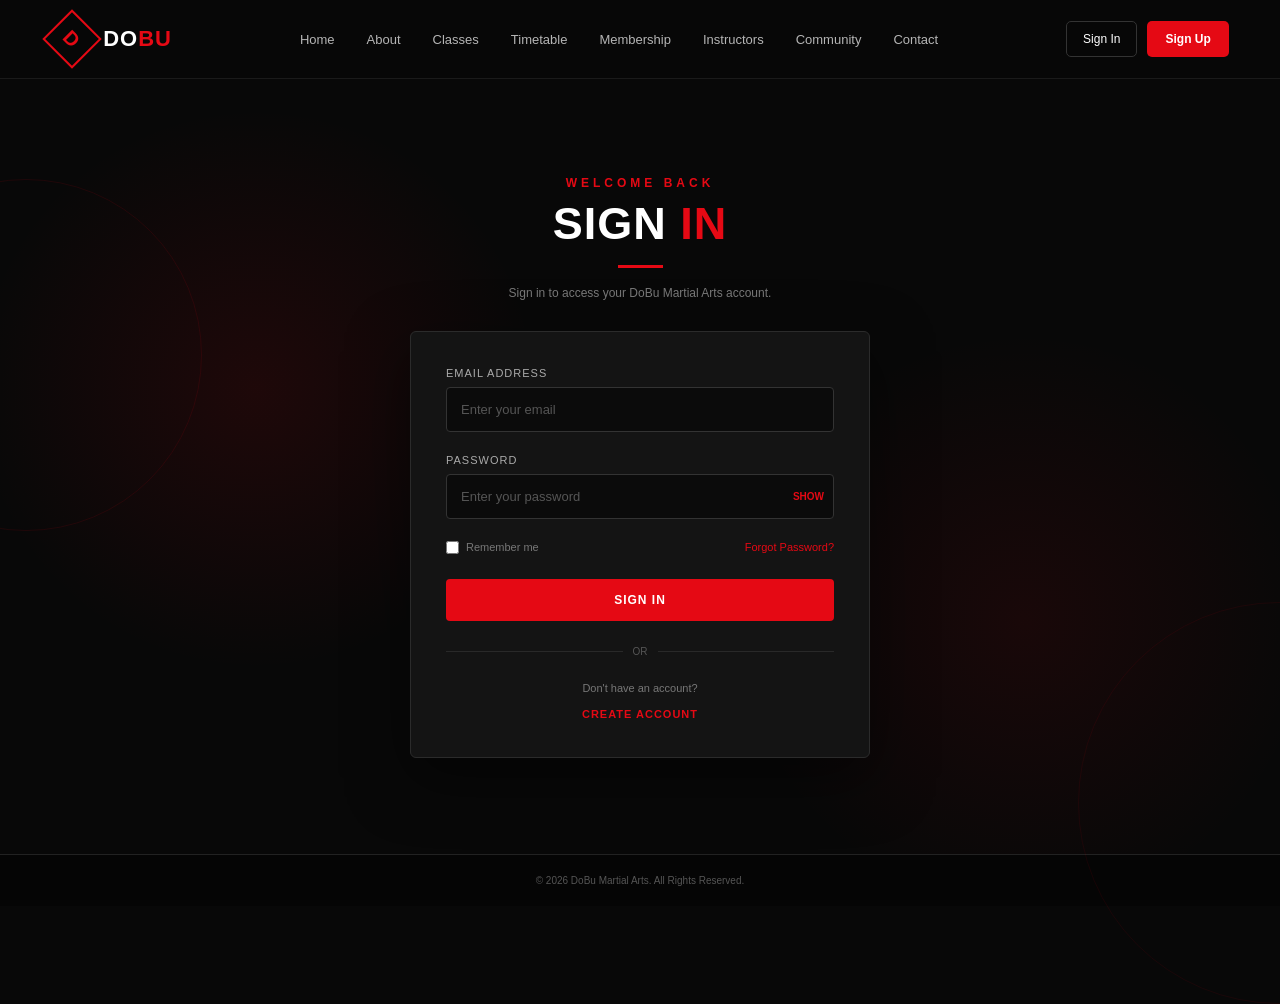
<file: signin.html>
<!DOCTYPE html>
<html lang="en">

<head>
    <meta charset="UTF-8">
    <meta name="viewport"
          content="width=device-width, initial-scale=1.0">

    <title>DoBu Martial Arts | Sign In</title>

    <link rel="stylesheet" href="CSS/signin.css">
    
</head>

<body>

    <!-- HEADER  -->

    <header class="main-header">
    <nav class="navbar">

        <!-- Logo -->
        <a href="index.html" class="logo">
            <span class="logo-mark">D</span>
            <span>DO<span class="red-text">BU</span></span>
        </a>

        <!-- Navigation Links -->
        <ul class="nav-menu" id="navMenu">

            <li>
                <a href="index.html">Home</a>
            </li>

            <li>
                <a href="about.html">About</a>
            </li>

            <li>
                <a href="classes.html">Classes</a>
            </li>

            <li>
                <a href="timetable.html">Timetable</a>
            </li>

            <li>
                <a href="membership.html">Membership</a>
            </li>

            <li>
                <a href="instructor.html">Instructors</a>
            </li>

            <li>
                <a href="community.html">Community</a>
            </li>

            <li>
                <a href="contact.html">Contact</a>
            </li>

            <!-- Mobile-Only Action Buttons Inside Menu -->
            <li class="mobile-nav-actions">
                <button type="button" class="login-btn" onclick="window.location.href='signin.html'">
                    Sign In
                </button>
                <button type="button" class="join-btn" onclick="window.location.href='signup.html'">
                    Sign Up
                </button>
            </li>

        </ul>

        <!-- Buttons -->
        <div class="nav-actions">

            <a href="signin.html" class="login-btn">
                Sign In
            </a>

            <a href="signup.html" class="join-btn">
                Sign Up
            </a>

        </div>

        <!-- Mobile Menu Button -->
        <button class="menu-toggle" id="menuToggle">
            <span></span>
            <span></span>
            <span></span>
        </button>

    </nav>
</header>


    <!-- SIGN IN SECTION -->

    <main class="signin-section">

        <div class="signin-container">


            <!-- TITLE -->

            <div class="signin-title">

                <p>
                    WELCOME BACK
                </p>

                <h1>
                    SIGN <span>IN</span>
                </h1>

                <div class="title-line"></div>

                <span class="description">
                    Sign in to access your DoBu Martial Arts account.
                </span>

            </div>


            <!-- SIGN IN FORM -->

            <div class="signin-card">

                <div id="message"></div>


                <form id="signinForm">


                    <!-- EMAIL -->

                    <div class="form-group">

                        <label for="email">
                            Email Address
                        </label>

                        <input
                            type="email"
                            id="email"
                            placeholder="Enter your email"
                            required
                        >

                    </div>


                    <!-- PASSWORD -->

                    <div class="form-group">

                        <label for="password">
                            Password
                        </label>

                        <div class="password-container">

                            <input
                                type="password"
                                id="password"
                                placeholder="Enter your password"
                                required
                            >

                            <button
                                type="button"
                                id="togglePassword"
                                class="toggle-password">

                                Show

                            </button>

                        </div>

                    </div>


                    <!-- OPTIONS -->

                    <div class="form-options">

                        <label class="remember">

                            <input
                                type="checkbox"
                                id="remember"
                            >

                            <span>
                                Remember me
                            </span>

                        </label>


                        <a href="#"
                           class="forgot-password">

                            Forgot Password?

                        </a>

                    </div>


                    <!-- SIGN IN BUTTON -->

                    <button
                        type="submit"
                        class="signin-btn">

                        SIGN IN

                    </button>


                </form>


                <!-- DIVIDER -->

                <div class="divider">

                    <span>
                        OR
                    </span>

                </div>


                <!-- CREATE ACCOUNT -->

                <div class="signup-link">

                    <p>
                        Don't have an account?
                    </p>

                    <a href="signup.html">

                        CREATE ACCOUNT

                    </a>

                </div>


            </div>

        </div>

    </main>

    <!-- FOOTER  -->

    <footer>

        <p>
            © 2026 DoBu Martial Arts.
            All Rights Reserved.
        </p>

    </footer>


    <script src="Js/signin.js"></script>

</body>

</html>
</file>
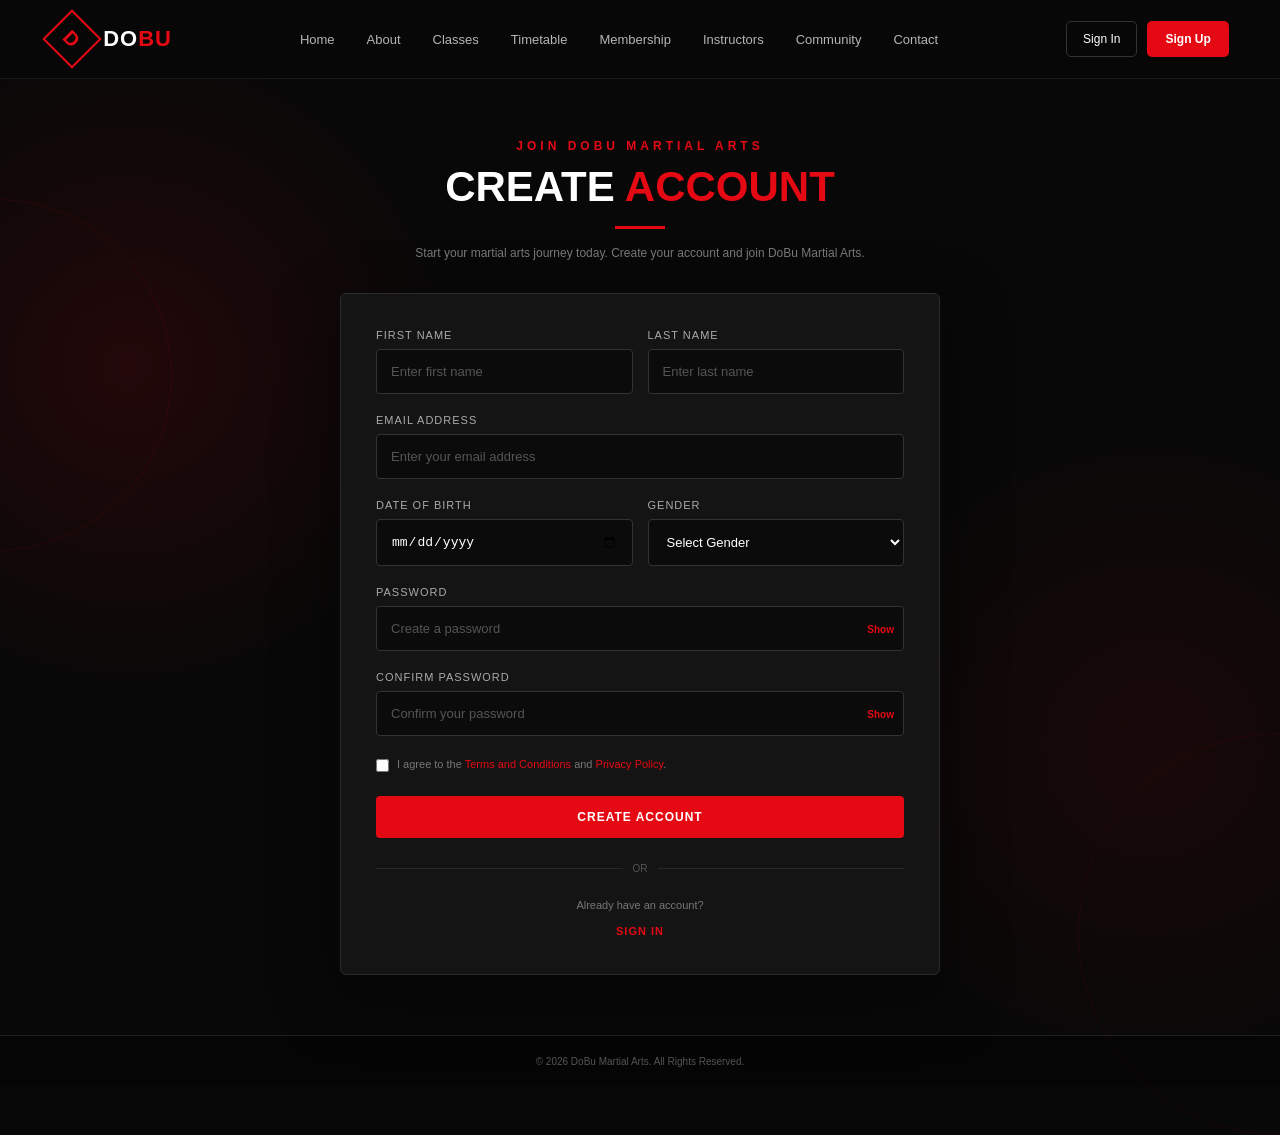
<file: signup.html>
<!DOCTYPE html>
<html lang="en">
<head>
    <meta charset="UTF-8">
    <meta name="viewport" content="width=device-width, initial-scale=1.0">
    <title>DoBu Martial Arts | Sign Up</title>

    <link rel="stylesheet" href="CSS/signup.css">
</head>

<body>

    <!-- ================= HEADER ================= -->

    <header class="main-header">
    <nav class="navbar">

        <!-- Logo -->
        <a href="index.html" class="logo">
            <span class="logo-mark">D</span>
            <span>DO<span class="red-text">BU</span></span>
        </a>

        <!-- Navigation Links -->
        <ul class="nav-menu" id="navMenu">

            <li>
                <a href="index.html">Home</a>
            </li>

            <li>
                <a href="about.html">About</a>
            </li>

            <li>
                <a href="classes.html">Classes</a>
            </li>

            <li>
                <a href="timetable.html">Timetable</a>
            </li>

            <li>
                <a href="membership.html">Membership</a>
            </li>

            <li>
                <a href="instructor.html">Instructors</a>
            </li>

            <li>
                <a href="community.html">Community</a>
            </li>

            <li>
                <a href="contact.html">Contact</a>
            </li>

            <!-- Mobile-Only Action Buttons Inside Menu -->
            <li class="mobile-nav-actions">
                <button type="button" class="login-btn" onclick="window.location.href='signin.html'">
                    Sign In
                </button>
                <button type="button" class="join-btn" onclick="window.location.href='signup.html'">
                    Sign Up
                </button>
            </li>

        </ul>

        <!-- Buttons -->
        <div class="nav-actions">

            <a href="signin.html" class="login-btn">
                Sign In
            </a>

            <a href="signup.html" class="join-btn">
                Sign Up
            </a>

        </div>

        <!-- Mobile Menu Button -->
        <button class="menu-toggle" id="menuToggle">
            <span></span>
            <span></span>
            <span></span>
        </button>

    </nav>
</header>


    <!-- ================= SIGN UP ================= -->

    <main class="signup-section">

        <div class="signup-container">


            <!-- PAGE TITLE -->

            <div class="signup-title">

                <p class="small-title">
                    JOIN DOBU MARTIAL ARTS
                </p>

                <h1>
                    CREATE <span>ACCOUNT</span>
                </h1>

                <div class="title-line"></div>

                <p class="description">
                    Start your martial arts journey today.
                    Create your account and join DoBu Martial Arts.
                </p>

            </div>


            <!-- SIGN UP FORM -->

            <div class="signup-card">

                <!-- MESSAGE -->

                <div id="message"></div>


                <form id="signupForm">


                    <!-- NAME -->

                    <div class="form-row">

                        <div class="form-group">

                            <label for="firstName">
                                First Name
                            </label>

                            <input
                                type="text"
                                id="firstName"
                                placeholder="Enter first name"
                                required
                            >

                        </div>


                        <div class="form-group">

                            <label for="lastName">
                                Last Name
                            </label>

                            <input
                                type="text"
                                id="lastName"
                                placeholder="Enter last name"
                                required
                            >

                        </div>

                    </div>


                    <!-- EMAIL -->

                    <div class="form-group">

                        <label for="email">
                            Email Address
                        </label>

                        <input
                            type="email"
                            id="email"
                            placeholder="Enter your email address"
                            required
                        >

                    </div>

                    <!-- DOB AND GENDER -->

                    <div class="form-row">

                        <div class="form-group">

                            <label for="dob">
                                Date of Birth
                            </label>

                            <input
                                type="date"
                                id="dob"
                                required
                            >

                        </div>


                        <div class="form-group">

                            <label for="gender">
                                Gender
                            </label>

                            <select id="gender" required>

                                <option value="">
                                    Select Gender
                                </option>

                                <option value="male">
                                    Male
                                </option>

                                <option value="female">
                                    Female
                                </option>

                                <option value="other">
                                    Other
                                </option>

                            </select>

                        </div>

                    </div>

                    <!-- PASSWORD -->

                    <div class="form-group">

                        <label for="password">
                            Password
                        </label>

                        <div class="password-box">

                            <input
                                type="password"
                                id="password"
                                placeholder="Create a password"
                                required
                            >

                            <button
                                type="button"
                                id="togglePassword"
                                class="toggle-password"
                            >
                                Show
                            </button>

                        </div>

                    </div>


                    <!-- CONFIRM PASSWORD -->

                    <div class="form-group">

                        <label for="confirmPassword">
                            Confirm Password
                        </label>

                        <div class="password-box">

                            <input
                                type="password"
                                id="confirmPassword"
                                placeholder="Confirm your password"
                                required
                            >

                            <button
                                type="button"
                                id="toggleConfirmPassword"
                                class="toggle-password"
                            >
                                Show
                            </button>

                        </div>

                    </div>


                    <!-- TERMS -->

                    <div class="terms">

                        <input
                            type="checkbox"
                            id="terms"
                            required
                        >

                        <label for="terms">

                            I agree to the
                            <a href="#">Terms and Conditions</a>
                            and
                            <a href="#">Privacy Policy</a>.

                        </label>

                    </div>


                    <!-- BUTTON -->

                    <button
                        type="submit"
                        class="signup-btn"
                    >
                        CREATE ACCOUNT
                    </button>

                </form>


                <!-- DIVIDER -->

                <div class="divider">

                    <span>OR</span>

                </div>


                <!-- SIGN IN -->

                <div class="signin-link">

                    <p>
                        Already have an account?
                    </p>

                    <a href="signin.html">
                        SIGN IN
                    </a>

                </div>

            </div>

        </div>

    </main>

     <!-- FOOTER -->

    <footer>

        <p>
            © 2026 DoBu Martial Arts. All Rights Reserved.
        </p>

    </footer>


    <!-- Link JavaScript -->
    <script src="Js/signup.js"></script>
    
</body>
</html>
</file>
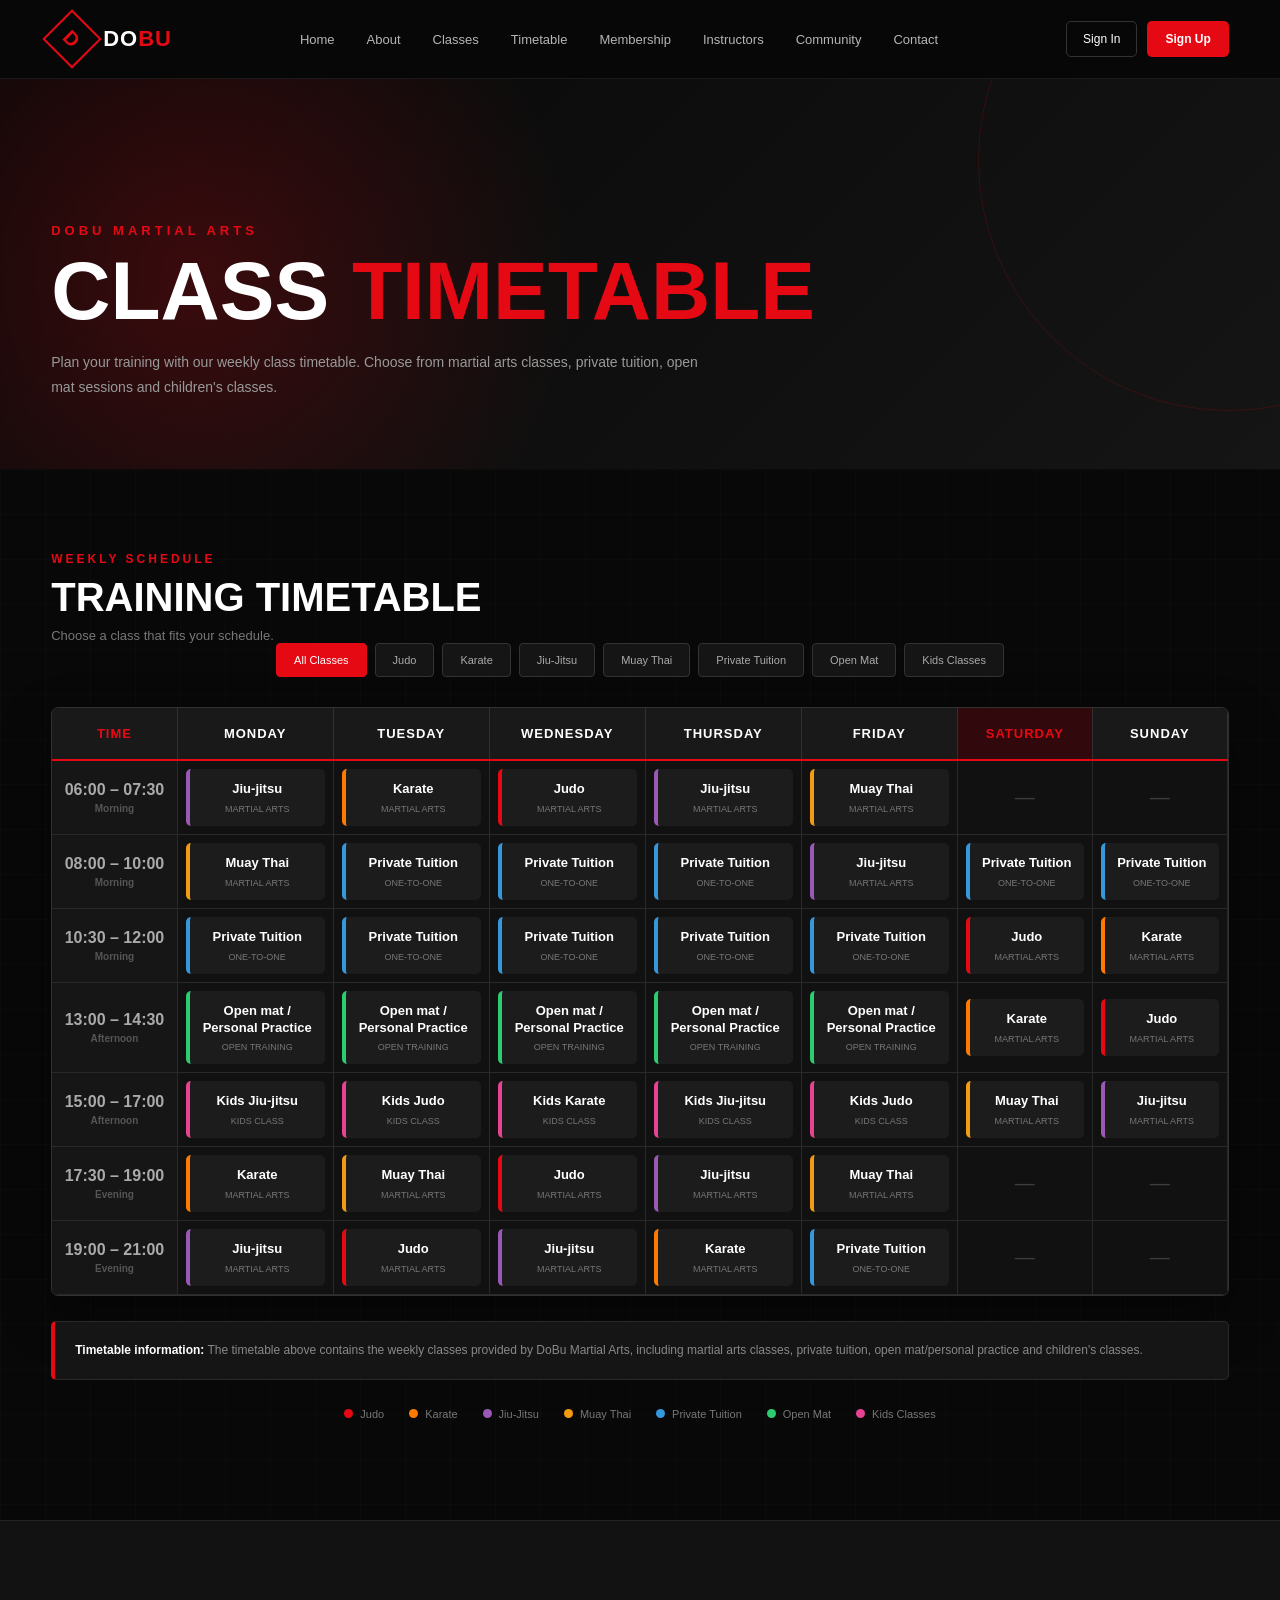
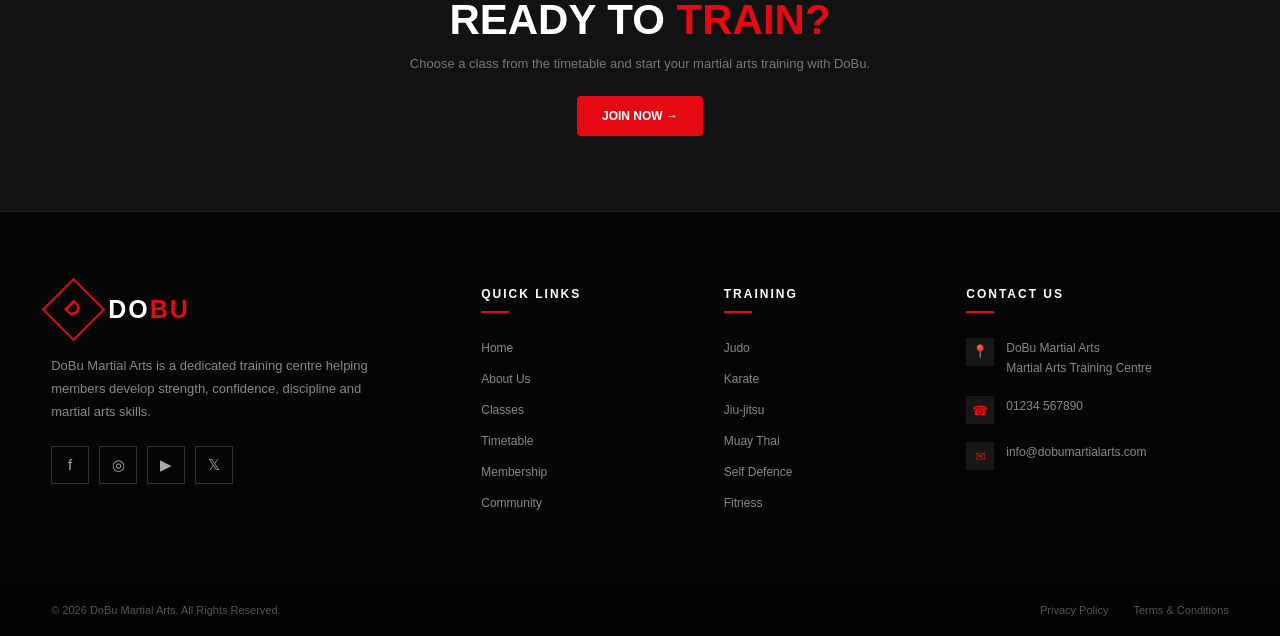
<file: timetable.html>
<!DOCTYPE html>
<html lang="en">
<head>
    <meta charset="UTF-8">
    <meta name="viewport" content="width=device-width, initial-scale=1.0">
    <title>DoBu Martial Arts | Timetable</title>

    <link rel="stylesheet" href="CSS/timetable.css">
</head>
<body>

    <!-- Header -->

<header class="main-header">
    <nav class="navbar">

        <!-- Logo -->
        <a href="index.html" class="logo">
            <span class="logo-mark">D</span>
            <span>DO<span class="red-text">BU</span></span>
        </a>

        <!-- Navigation Links -->
        <ul class="nav-menu" id="navMenu">

            <li>
                <a href="index.html">Home</a>
            </li>

            <li>
                <a href="about.html">About</a>
            </li>

            <li>
                <a href="classes.html">Classes</a>
            </li>

            <li>
                <a href="timetable.html">Timetable</a>
            </li>

            <li>
                <a href="membership.html">Membership</a>
            </li>

            <li>
                <a href="instructor.html">Instructors</a>
            </li>

            <li>
                <a href="community.html">Community</a>
            </li>

            <li>
                <a href="contact.html">Contact</a>
            </li>

            <!-- Mobile-Only Action Buttons Inside Menu -->
            <li class="mobile-nav-actions">
                <button type="button" class="login-btn" onclick="window.location.href='signin.html'">
                    Sign In
                </button>
                <button type="button" class="join-btn" onclick="window.location.href='signup.html'">
                    Sign Up
                </button>
            </li>
            
        </ul>

        <!-- Buttons -->
        <div class="nav-actions">

            <a href="signin.html" class="login-btn">
                Sign In
            </a>

            <a href="signup.html" class="join-btn">
                Sign Up
            </a>

        </div>

        <!-- Mobile Menu Button -->
        <button class="menu-toggle" id="menuToggle">
            <span></span>
            <span></span>
            <span></span>
        </button>

    </nav>
</header>

<!-- HERO -->

<section class="hero">

    <div class="container hero-content">

        <div class="small-title">
            DoBu Martial Arts
        </div>

        <h1>
            Class <span>Timetable</span>
        </h1>

        <p>
            Plan your training with our weekly class timetable.
            Choose from martial arts classes, private tuition,
            open mat sessions and children's classes.
        </p>

    </div>

</section>

<!-- TIMETABLE -->

<section class="timetable-section">

    <div class="container">


        <div class="section-title">

            <span>Weekly Schedule</span>

            <h2>
                Training Timetable
            </h2>

            <p>
                Choose a class that fits your schedule.
            </p>

        </div>


        <!-- FILTER -->

        <div class="filters">

            <button
                class="filter-btn active"
                data-filter="all">
                All Classes
            </button>

            <button
                class="filter-btn"
                data-filter="judo">
                Judo
            </button>

            <button
                class="filter-btn"
                data-filter="karate">
                Karate
            </button>

            <button
                class="filter-btn"
                data-filter="jiujitsu">
                Jiu-Jitsu
            </button>

            <button
                class="filter-btn"
                data-filter="muaythai">
                Muay Thai
            </button>

            <button
                class="filter-btn"
                data-filter="private">
                Private Tuition
            </button>

            <button
                class="filter-btn"
                data-filter="openmat">
                Open Mat
            </button>

            <button
                class="filter-btn"
                data-filter="kids">
                Kids Classes
            </button>

        </div>



        <!-- TABLE -->

        <div class="table-container">

            <table>

                <thead>

                    <tr>

                        <th>Time</th>

                        <th>Monday</th>

                        <th>Tuesday</th>

                        <th>Wednesday</th>

                        <th>Thursday</th>

                        <th>Friday</th>

                        <th>Saturday</th>

                        <th>Sunday</th>

                    </tr>

                </thead>


                <tbody>

                    <tr>

                        <td class="time">
                            06:00 – 07:30
                            <span>Morning</span>
                        </td>


                        <td>
                            <div class="class jiujitsu"
                                 data-type="jiujitsu">

                                <div class="class-name">
                                    Jiu-jitsu
                                </div>

                                <div class="class-info">
                                    Martial Arts
                                </div>

                            </div>
                        </td>


                        <td>
                            <div class="class karate"
                                 data-type="karate">

                                <div class="class-name">
                                    Karate
                                </div>

                                <div class="class-info">
                                    Martial Arts
                                </div>

                            </div>
                        </td>


                        <td>
                            <div class="class judo"
                                 data-type="judo">

                                <div class="class-name">
                                    Judo
                                </div>

                                <div class="class-info">
                                    Martial Arts
                                </div>

                            </div>
                        </td>


                        <td>
                            <div class="class jiujitsu"
                                 data-type="jiujitsu">

                                <div class="class-name">
                                    Jiu-jitsu
                                </div>

                                <div class="class-info">
                                    Martial Arts
                                </div>

                            </div>
                        </td>


                        <td>
                            <div class="class muaythai"
                                 data-type="muaythai">

                                <div class="class-name">
                                    Muay Thai
                                </div>

                                <div class="class-info">
                                    Martial Arts
                                </div>

                            </div>
                        </td>


                        <td>
                            <span class="empty">—</span>
                        </td>

                        <td>
                            <span class="empty">—</span>
                        </td>

                    </tr>

                    <tr>

                        <td class="time">
                            08:00 – 10:00
                            <span>Morning</span>
                        </td>


                        <td>
                            <div class="class muaythai"
                                 data-type="muaythai">

                                <div class="class-name">
                                    Muay Thai
                                </div>

                                <div class="class-info">
                                    Martial Arts
                                </div>

                            </div>
                        </td>


                        <td>
                            <div class="class private"
                                 data-type="private">

                                <div class="class-name">
                                    Private Tuition
                                </div>

                                <div class="class-info">
                                    One-to-One
                                </div>

                            </div>
                        </td>


                        <td>
                            <div class="class private"
                                 data-type="private">

                                <div class="class-name">
                                    Private Tuition
                                </div>

                                <div class="class-info">
                                    One-to-One
                                </div>

                            </div>
                        </td>


                        <td>
                            <div class="class private"
                                 data-type="private">

                                <div class="class-name">
                                    Private Tuition
                                </div>

                                <div class="class-info">
                                    One-to-One
                                </div>

                            </div>
                        </td>


                        <td>
                            <div class="class jiujitsu"
                                 data-type="jiujitsu">

                                <div class="class-name">
                                    Jiu-jitsu
                                </div>

                                <div class="class-info">
                                    Martial Arts
                                </div>

                            </div>
                        </td>


                        <td>
                            <div class="class private"
                                 data-type="private">

                                <div class="class-name">
                                    Private Tuition
                                </div>

                                <div class="class-info">
                                    One-to-One
                                </div>

                            </div>
                        </td>


                        <td>
                            <div class="class private"
                                 data-type="private">

                                <div class="class-name">
                                    Private Tuition
                                </div>

                                <div class="class-info">
                                    One-to-One
                                </div>

                            </div>
                        </td>

                    </tr>

                    <tr>

                        <td class="time">
                            10:30 – 12:00
                            <span>Morning</span>
                        </td>


                        <td>
                            <div class="class private"
                                 data-type="private">

                                <div class="class-name">
                                    Private Tuition
                                </div>

                                <div class="class-info">
                                    One-to-One
                                </div>

                            </div>
                        </td>


                        <td>
                            <div class="class private"
                                 data-type="private">

                                <div class="class-name">
                                    Private Tuition
                                </div>

                                <div class="class-info">
                                    One-to-One
                                </div>

                            </div>
                        </td>


                        <td>
                            <div class="class private"
                                 data-type="private">

                                <div class="class-name">
                                    Private Tuition
                                </div>

                                <div class="class-info">
                                    One-to-One
                                </div>

                            </div>
                        </td>


                        <td>
                            <div class="class private"
                                 data-type="private">

                                <div class="class-name">
                                    Private Tuition
                                </div>

                                <div class="class-info">
                                    One-to-One
                                </div>

                            </div>
                        </td>


                        <td>
                            <div class="class private"
                                 data-type="private">

                                <div class="class-name">
                                    Private Tuition
                                </div>

                                <div class="class-info">
                                    One-to-One
                                </div>

                            </div>
                        </td>


                        <td>
                            <div class="class judo"
                                 data-type="judo">

                                <div class="class-name">
                                    Judo
                                </div>

                                <div class="class-info">
                                    Martial Arts
                                </div>

                            </div>
                        </td>


                        <td>
                            <div class="class karate"
                                 data-type="karate">

                                <div class="class-name">
                                    Karate
                                </div>

                                <div class="class-info">
                                    Martial Arts
                                </div>

                            </div>
                        </td>

                    </tr>

                    <tr>

                        <td class="time">
                            13:00 – 14:30
                            <span>Afternoon</span>
                        </td>


                        <td>
                            <div class="class openmat"
                                 data-type="openmat">

                                <div class="class-name">
                                    Open mat /
                                    Personal Practice
                                </div>

                                <div class="class-info">
                                    Open Training
                                </div>

                            </div>
                        </td>


                        <td>
                            <div class="class openmat"
                                 data-type="openmat">

                                <div class="class-name">
                                    Open mat /
                                    Personal Practice
                                </div>

                                <div class="class-info">
                                    Open Training
                                </div>

                            </div>
                        </td>


                        <td>
                            <div class="class openmat"
                                 data-type="openmat">

                                <div class="class-name">
                                    Open mat /
                                    Personal Practice
                                </div>

                                <div class="class-info">
                                    Open Training
                                </div>

                            </div>
                        </td>


                        <td>
                            <div class="class openmat"
                                 data-type="openmat">

                                <div class="class-name">
                                    Open mat /
                                    Personal Practice
                                </div>

                                <div class="class-info">
                                    Open Training
                                </div>

                            </div>
                        </td>


                        <td>
                            <div class="class openmat"
                                 data-type="openmat">

                                <div class="class-name">
                                    Open mat /
                                    Personal Practice
                                </div>

                                <div class="class-info">
                                    Open Training
                                </div>

                            </div>
                        </td>


                        <td>
                            <div class="class karate"
                                 data-type="karate">

                                <div class="class-name">
                                    Karate
                                </div>

                                <div class="class-info">
                                    Martial Arts
                                </div>

                            </div>
                        </td>


                        <td>
                            <div class="class judo"
                                 data-type="judo">

                                <div class="class-name">
                                    Judo
                                </div>

                                <div class="class-info">
                                    Martial Arts
                                </div>

                            </div>
                        </td>

                    </tr>

                    <tr>

                        <td class="time">
                            15:00 – 17:00
                            <span>Afternoon</span>
                        </td>


                        <td>
                            <div class="class kids"
                                 data-type="kids">

                                <div class="class-name">
                                    Kids Jiu-jitsu
                                </div>

                                <div class="class-info">
                                    Kids Class
                                </div>

                            </div>
                        </td>


                        <td>
                            <div class="class kids"
                                 data-type="kids">

                                <div class="class-name">
                                    Kids Judo
                                </div>

                                <div class="class-info">
                                    Kids Class
                                </div>

                            </div>
                        </td>


                        <td>
                            <div class="class kids"
                                 data-type="kids">

                                <div class="class-name">
                                    Kids Karate
                                </div>

                                <div class="class-info">
                                    Kids Class
                                </div>

                            </div>
                        </td>


                        <td>
                            <div class="class kids"
                                 data-type="kids">

                                <div class="class-name">
                                    Kids Jiu-jitsu
                                </div>

                                <div class="class-info">
                                    Kids Class
                                </div>

                            </div>
                        </td>


                        <td>
                            <div class="class kids"
                                 data-type="kids">

                                <div class="class-name">
                                    Kids Judo
                                </div>

                                <div class="class-info">
                                    Kids Class
                                </div>

                            </div>
                        </td>


                        <td>
                            <div class="class muaythai"
                                 data-type="muaythai">

                                <div class="class-name">
                                    Muay Thai
                                </div>

                                <div class="class-info">
                                    Martial Arts
                                </div>

                            </div>
                        </td>


                        <td>
                            <div class="class jiujitsu"
                                 data-type="jiujitsu">

                                <div class="class-name">
                                    Jiu-jitsu
                                </div>

                                <div class="class-info">
                                    Martial Arts
                                </div>

                            </div>
                        </td>

                    </tr>

                    <tr>

                        <td class="time">
                            17:30 – 19:00
                            <span>Evening</span>
                        </td>


                        <td>
                            <div class="class karate"
                                 data-type="karate">

                                <div class="class-name">
                                    Karate
                                </div>

                                <div class="class-info">
                                    Martial Arts
                                </div>

                            </div>
                        </td>


                        <td>
                            <div class="class muaythai"
                                 data-type="muaythai">

                                <div class="class-name">
                                    Muay Thai
                                </div>

                                <div class="class-info">
                                    Martial Arts
                                </div>

                            </div>
                        </td>


                        <td>
                            <div class="class judo"
                                 data-type="judo">

                                <div class="class-name">
                                    Judo
                                </div>

                                <div class="class-info">
                                    Martial Arts
                                </div>

                            </div>
                        </td>


                        <td>
                            <div class="class jiujitsu"
                                 data-type="jiujitsu">

                                <div class="class-name">
                                    Jiu-jitsu
                                </div>

                                <div class="class-info">
                                    Martial Arts
                                </div>

                            </div>
                        </td>


                        <td>
                            <div class="class muaythai"
                                 data-type="muaythai">

                                <div class="class-name">
                                    Muay Thai
                                </div>

                                <div class="class-info">
                                    Martial Arts
                                </div>

                            </div>
                        </td>


                        <td>
                            <span class="empty">—</span>
                        </td>


                        <td>
                            <span class="empty">—</span>
                        </td>

                    </tr>

                    <tr>

                        <td class="time">
                            19:00 – 21:00
                            <span>Evening</span>
                        </td>


                        <td>
                            <div class="class jiujitsu"
                                 data-type="jiujitsu">

                                <div class="class-name">
                                    Jiu-jitsu
                                </div>

                                <div class="class-info">
                                    Martial Arts
                                </div>

                            </div>
                        </td>


                        <td>
                            <div class="class judo"
                                 data-type="judo">

                                <div class="class-name">
                                    Judo
                                </div>

                                <div class="class-info">
                                    Martial Arts
                                </div>

                            </div>
                        </td>


                        <td>
                            <div class="class jiujitsu"
                                 data-type="jiujitsu">

                                <div class="class-name">
                                    Jiu-jitsu
                                </div>

                                <div class="class-info">
                                    Martial Arts
                                </div>

                            </div>
                        </td>


                        <td>
                            <div class="class karate"
                                 data-type="karate">

                                <div class="class-name">
                                    Karate
                                </div>

                                <div class="class-info">
                                    Martial Arts
                                </div>

                            </div>
                        </td>


                        <td>
                            <div class="class private"
                                 data-type="private">

                                <div class="class-name">
                                    Private Tuition
                                </div>

                                <div class="class-info">
                                    One-to-One
                                </div>

                            </div>
                        </td>


                        <td>
                            <span class="empty">—</span>
                        </td>


                        <td>
                            <span class="empty">—</span>
                        </td>

                    </tr>

                </tbody>

            </table>

        </div>



        <!-- INFORMATION -->

        <div class="info-box">

            <strong>Timetable information:</strong>

            The timetable above contains the weekly classes
            provided by DoBu Martial Arts, including martial
            arts classes, private tuition, open mat/personal
            practice and children's classes.

        </div>



        <!-- LEGEND -->

        <div class="legend">

            <div class="legend-item">
                <span class="dot dot-judo"></span>
                Judo
            </div>

            <div class="legend-item">
                <span class="dot dot-karate"></span>
                Karate
            </div>

            <div class="legend-item">
                <span class="dot dot-jiujitsu"></span>
                Jiu-Jitsu
            </div>

            <div class="legend-item">
                <span class="dot dot-muaythai"></span>
                Muay Thai
            </div>

            <div class="legend-item">
                <span class="dot dot-private"></span>
                Private Tuition
            </div>

            <div class="legend-item">
                <span class="dot dot-openmat"></span>
                Open Mat
            </div>

            <div class="legend-item">
                <span class="dot dot-kids"></span>
                Kids Classes
            </div>

        </div>

    </div>

</section>



<!-- ==============================
     CTA
============================== -->

<section class="cta">

    <div class="container">

        <h2>
            Ready To <span>Train?</span>
        </h2>

        <p>
            Choose a class from the timetable and start
            your martial arts training with DoBu.
        </p>

        <a href="signup.html">
            JOIN NOW →
        </a>

    </div>

</section>

<!-- FOOTER -->

<footer class="dobu-footer">

    <div class="footer-top">

        <div class="footer-container">

            <!-- BRAND -->
            <div class="footer-brand">

                <a href="index.html" class="footer-logo">

                    <span class="footer-logo-mark">D</span>

                    <span>
                        DO<span>BU</span>
                    </span>

                </a>

                <p class="footer-description">
                    DoBu Martial Arts is a dedicated training
                    centre helping members develop strength,
                    confidence, discipline and martial arts skills.
                </p>


                <!-- SOCIAL MEDIA -->

                <div class="footer-social">

                    <a href="#" aria-label="Facebook">f</a>

                    <a href="#" aria-label="Instagram">◎</a>

                    <a href="#" aria-label="YouTube">▶</a>

                    <a href="#" aria-label="X">𝕏</a>

                </div>

            </div>


            <!-- QUICK LINKS -->

            <div class="footer-column">

                <h3>QUICK LINKS</h3>

                <ul>

                    <li>
                        <a href="index.html">Home</a>
                    </li>

                    <li>
                        <a href="about.html">About Us</a>
                    </li>

                    <li>
                        <a href="classes.html">Classes</a>
                    </li>

                    <li>
                        <a href="timetable.html">Timetable</a>
                    </li>

                    <li>
                        <a href="membership.html">Membership</a>
                    </li>

                    <li>
                        <a href="community.html">Community</a>
                    </li>

                </ul>

            </div>


            <!-- TRAINING -->

            <div class="footer-column">

                <h3>TRAINING</h3>

                <ul>

                    <li>
                        <a href="classes.html">
                            Judo
                        </a>
                    </li>

                    <li>
                        <a href="classes.html">
                            Karate
                        </a>
                    </li>

                    <li>
                        <a href="classes.html">
                            Jiu-jitsu
                        </a>
                    </li>

                    <li>
                        <a href="classes.html">
                            Muay Thai
                        </a>
                    </li>

                    <li>
                        <a href="classes.html">
                            Self Defence
                        </a>
                    </li>

                    <li>
                        <a href="classes.html">
                            Fitness
                        </a>
                    </li>

                </ul>

            </div>


            <!-- CONTACT -->

            <div class="footer-column contact-column">

                <h3>CONTACT US</h3>

                <div class="contact-item">

                    <span class="contact-icon">
                        📍
                    </span>

                    <p>
                        DoBu Martial Arts<br>
                        Martial Arts Training Centre
                    </p>

                </div>


                <div class="contact-item">

                    <span class="contact-icon">
                        ☎
                    </span>

                    <p>
                        01234 567890
                    </p>

                </div>


                <div class="contact-item">

                    <span class="contact-icon">
                        ✉
                    </span>

                    <p>
                        info@dobumartialarts.com
                    </p>

                </div>

            </div>

        </div>

    </div>


    <!-- FOOTER BOTTOM -->

    <div class="footer-bottom">

        <div class="footer-container footer-bottom-content">

            <p>
                © 2026 DoBu Martial Arts.
                All Rights Reserved.
            </p>

            <div class="footer-bottom-links">

                <a href="#">
                    Privacy Policy
                </a>

                <a href="#">
                    Terms & Conditions
                </a>

            </div>

        </div>

    </div>

</footer>
<script src="Js/timetable.js"></script>
</body>
</html>
</file>
<file: CSS/index.css>
/* =========================
   RESET
========================= */

* {
    margin: 0;
    padding: 0;
    box-sizing: border-box;
}

html {
    scroll-behavior: smooth;
}

body {
    font-family: Arial, Helvetica, sans-serif;
    background: #080808;
    color: white;
}

:root {
    --red: #e50914;
    --dark-red: #b20710;
    --black: #080808;
    --dark: #111;
    --card: #151515;
    --gray: #888;
}

a {
    text-decoration: none;
    color: inherit;
}

.container {
    width: 90%;
    max-width: 1200px;
    margin: auto;
}

/* =========================
   NAVBAR
========================= */

* {
    margin: 0;
    padding: 0;
    box-sizing: border-box;
}

.main-header {
    width: 100%;
    position: sticky;
    top: 0;
    z-index: 1000;

    background: rgba(8, 8, 8, 0.95);

    border-bottom: 1px solid rgba(255, 255, 255, 0.08);

    backdrop-filter: blur(10px);
}

.navbar {
    width: 92%;
    max-width: 1300px;
    height: 78px;

    margin: auto;

    display: flex;
    align-items: center;
    justify-content: space-between;
}


/* =========================
   LOGO
========================= */

.logo {
    display: flex;
    align-items: center;
    gap: 10px;

    color: white;

    text-decoration: none;

    font-size: 22px;
    font-weight: 800;

    letter-spacing: 1px;
}

.logo-mark {
    width: 42px;
    height: 42px;

    display: flex;
    justify-content: center;
    align-items: center;

    border: 2px solid #e50914;

    color: #e50914;

    font-size: 20px;

    transform: rotate(45deg);
}

.logo-mark::first-letter {
    transform: rotate(-45deg);
}

.red-text {
    color: #e50914;
}


/* =========================
   NAVIGATION LINKS
========================= */

.nav-menu {
    display: flex;
    align-items: center;

    gap: 8px;

    list-style: none;
}

.nav-menu a {
    position: relative;

    display: block;

    padding: 10px 12px;

    color: #b5b5b5;

    text-decoration: none;

    font-size: 13px;

    transition: 0.3s;
}

.nav-menu a::after {
    content: "";

    position: absolute;

    left: 50%;
    bottom: 3px;

    width: 0;
    height: 2px;

    background: #e50914;

    transform: translateX(-50%);

    transition: 0.3s;
}

.nav-menu a:hover {
    color: white;
}

.nav-menu a:hover::after,
.nav-menu a.active::after {
    width: 65%;
}

.nav-menu a.active {
    color: #e50914;
}


/* =========================
   BUTTONS
========================= */

.nav-actions {
    display: flex;
    align-items: center;
    gap: 10px;
}

.login-btn {
    padding: 10px 16px;

    color: white;

    border: 1px solid #333;

    border-radius: 5px;

    text-decoration: none;

    font-size: 12px;

    transition: 0.3s;
}

.login-btn:hover {
    border-color: #e50914;

    color: #e50914;
}

.join-btn {
    padding: 11px 18px;

    background: #e50914;

    color: white;

    border-radius: 5px;

    text-decoration: none;

    font-size: 12px;
    font-weight: bold;

    transition: 0.3s;
}

.join-btn:hover {
    background: #bb0710;

    transform: translateY(-2px);
}

.mobile-nav-actions {
    display: none;
}


/* =========================
   MOBILE MENU BUTTON
========================= */

.menu-toggle {
    display: none;

    width: 42px;
    height: 42px;

    background: transparent;

    border: 1px solid #333;

    cursor: pointer;

    border-radius: 5px;
}

.menu-toggle span {
    display: block;

    width: 20px;
    height: 2px;

    background: white;

    margin: 5px auto;

    transition: 0.3s;
}



/* =========================
   HERO
========================= */

.hero {

    min-height: 700px;

    position: relative;

    display: flex;

    align-items: center;

    background:

        url("../img/background.avif")

        center / cover;
}

.hero-overlay {

    position: absolute;

    inset: 0;

    background:

        linear-gradient(
            90deg,
            rgba(0,0,0,0.95),
            rgba(0,0,0,0.6),
            rgba(0,0,0,0.3)
        );
}

.hero-content {

    position: relative;

    z-index: 2;

    padding-top: 70px;
}

.hero-small {

    color: var(--red);

    letter-spacing: 4px;

    font-size: 13px;

    font-weight: bold;
}

.hero h1 {

    font-size: clamp(55px, 8vw, 95px);

    line-height: 0.95;

    margin: 20px 0;

    font-weight: 900;
}

.hero h1 span {

    color: var(--red);
}

.hero-description {

    max-width: 550px;

    color: #bbb;

    line-height: 1.8;

    font-size: 14px;
}


/* HERO BUTTONS */

.hero-buttons {

    display: flex;

    gap: 15px;

    margin-top: 30px;
}

.primary-btn {

    display: inline-block;

    background: var(--red);

    padding: 14px 25px;

    font-size: 12px;

    font-weight: bold;

    transition: 0.3s;
}

.primary-btn:hover {

    background: var(--dark-red);

    transform: translateY(-3px);
}

.secondary-btn {

    display: inline-block;

    border: 1px solid white;

    padding: 14px 25px;

    font-size: 12px;

    font-weight: bold;

    transition: 0.3s;
}

.secondary-btn:hover {

    background: white;

    color: black;
}


/* =========================
   ABOUT
========================= */

.about-section {

    padding: 100px 0;

    background: #0d0d0d;
}

.about-grid {

    display: grid;

    grid-template-columns: 1fr 1fr;

    gap: 70px;

    align-items: center;
}

.about-image img {

    width: 100%;

    height: 450px;

    object-fit: cover;

    border: 1px solid #333;
}

.section-small {

    color: var(--red);

    font-size: 12px;

    letter-spacing: 3px;

    font-weight: bold;

    margin-bottom: 12px;
}

.about-content h2 {

    font-size: 42px;

    margin-bottom: 20px;
}

.about-content h2 span {

    color: var(--red);
}

.about-content p {

    color: #888;

    font-size: 14px;

    line-height: 1.8;

    margin-bottom: 15px;
}

.about-content .primary-btn {

    margin-top: 10px;
}


/* =========================
   SECTION HEADING
========================= */

.section-heading {

    text-align: center;

    margin-bottom: 50px;
}

.section-heading h2 {

    font-size: 42px;

    margin-bottom: 12px;
}

.section-heading h2 span {

    color: var(--red);
}

.section-heading > p:last-child {

    color: #777;

    font-size: 13px;
}


/* =========================
   CLASSES
========================= */

.classes-section {

    padding: 100px 0;

    background: #080808;
}

.class-grid {

    display: grid;

    grid-template-columns: repeat(3, 1fr);

    gap: 25px;
}

.class-card {

    background: var(--card);

    border: 1px solid #292929;

    overflow: hidden;

    transition: 0.4s;
}

.class-card:hover {

    transform: translateY(-10px);

    border-color: var(--red);
}

.class-card img {

    width: 100%;

    height: 250px;

    object-fit: cover;

    transition: 0.5s;
}

.class-card:hover img {

    transform: scale(1.08);
}

.class-content {

    padding: 25px;
}

.class-content h3 {

    font-size: 22px;

    margin-bottom: 10px;
}

.class-content p {

    color: #777;

    font-size: 13px;

    line-height: 1.7;

    margin-bottom: 20px;
}

.class-content a {

    color: var(--red);

    font-size: 11px;

    font-weight: bold;
}

.center-btn {

    text-align: center;

    margin-top: 45px;
}


/* =========================
   BENEFITS
========================= */

.benefits-section {

    padding: 100px 0;

    background: #111;
}

.benefit-grid {

    display: grid;

    grid-template-columns: repeat(4, 1fr);

    gap: 20px;
}

.benefit-card {

    text-align: center;

    padding: 35px 20px;

    border: 1px solid #292929;

    background: #151515;

    transition: 0.3s;
}

.benefit-card:hover {

    border-color: var(--red);

    transform: translateY(-5px);
}

.benefit-icon {

    font-size: 35px;

    margin-bottom: 15px;
}

.benefit-card h3 {

    font-size: 16px;

    margin-bottom: 10px;
}

.benefit-card p {

    color: #777;

    font-size: 12px;

    line-height: 1.6;
}


/* =========================
   CTA
========================= */

.cta-section {

    padding: 100px 0;

    text-align: center;

    background:

        linear-gradient(
            rgba(0,0,0,0.9),
            rgba(0,0,0,0.9)
        ),

        #151515;
}

.cta-section h2 {

    font-size: 50px;
}

.cta-section h2 span {

    color: var(--red);
}

.cta-section p {

    color: #888;

    margin: 15px 0 30px;

    font-size: 14px;
}

/* =========================
   DOBU FOOTER
========================= */

.dobu-footer {
    background: #050505;
    color: #ffffff;
    border-top: 1px solid #222;
}


/* =========================
   FOOTER TOP
========================= */

.footer-top {
    padding: 75px 0 60px;
}

.footer-container {
    width: 92%;
    max-width: 1250px;
    margin: auto;
}

.footer-top .footer-container {
    display: grid;
    grid-template-columns: 2fr 1fr 1fr 1.4fr;
    gap: 55px;
}


/* =========================
   LOGO
========================= */

.footer-logo {
    display: inline-flex;
    align-items: center;
    gap: 12px;

    color: white;

    text-decoration: none;

    font-size: 25px;
    font-weight: 800;

    letter-spacing: 2px;
}

.footer-logo-mark {
    width: 45px;
    height: 45px;

    display: flex;
    align-items: center;
    justify-content: center;

    border: 2px solid #e50914;

    color: #e50914;

    font-size: 20px;
    font-weight: bold;
    transform: rotate(45deg);
}

.logo-mark::first-letter {
    transform: rotate(-45deg);
}

.footer-logo span span {
    color: #e50914;
}


/* =========================
   DESCRIPTION
========================= */

.footer-description {
    max-width: 330px;

    color: #888;

    font-size: 13px;

    line-height: 1.8;

    margin: 22px 0;
}


/* =========================
   SOCIAL MEDIA
========================= */

.footer-social {
    display: flex;
    gap: 10px;
}

.footer-social a {
    width: 38px;
    height: 38px;

    display: flex;
    align-items: center;
    justify-content: center;

    border: 1px solid #333;

    color: #aaa;

    text-decoration: none;

    font-size: 15px;

    transition: 0.3s;
}

.footer-social a:hover {
    border-color: #e50914;

    background: #e50914;

    color: white;

    transform: translateY(-3px);
}


/* =========================
   FOOTER COLUMNS
========================= */

.footer-column h3 {
    position: relative;

    font-size: 12px;

    letter-spacing: 2px;

    margin-bottom: 25px;

    padding-bottom: 12px;
}

.footer-column h3::after {
    content: "";

    position: absolute;

    left: 0;
    bottom: 0;

    width: 28px;
    height: 2px;

    background: #e50914;
}

.footer-column ul {
    list-style: none;
}

.footer-column li {
    margin-bottom: 13px;
}

.footer-column a {
    color: #888;

    font-size: 12px;

    text-decoration: none;

    transition: 0.3s;
}

.footer-column a:hover {
    color: #e50914;

    padding-left: 5px;
}


/* =========================
   CONTACT
========================= */

.contact-item {
    display: flex;

    align-items: flex-start;

    gap: 12px;

    margin-bottom: 18px;
}

.contact-icon {
    width: 28px;
    height: 28px;

    display: flex;
    align-items: center;
    justify-content: center;

    background: #171717;

    color: #e50914;

    font-size: 13px;

    flex-shrink: 0;
}

.contact-item p {
    color: #888;

    font-size: 12px;

    line-height: 1.7;
}

/* =========================
   FOOTER BOTTOM
========================= */

.footer-bottom {
    padding: 20px 0;

    background: #030303;
}

.footer-bottom-content {
    display: flex;

    justify-content: space-between;

    align-items: center;
}

.footer-bottom p {
    color: #555;

    font-size: 11px;
}

.footer-bottom-links {
    display: flex;

    gap: 25px;
}

.footer-bottom-links a {
    color: #555;

    font-size: 11px;

    text-decoration: none;

    transition: 0.3s;
}

.footer-bottom-links a:hover {
    color: #e50914;
}


/* =========================
   RESPONSIVE
========================= */

@media (max-width: 1000px) {

    .nav-links {

        gap: 10px;
    }

    .nav-links a {

        font-size: 10px;
    }

    .about-grid {

        gap: 40px;
    }

    .benefit-grid {

        grid-template-columns:
        repeat(2, 1fr);
    }

}


@media (max-width: 750px) {

    .nav-links {

        display: none;

        position: absolute;

        top: 75px;

        left: 0;

        width: 100%;

        flex-direction: column;

        background: #111;

        padding: 20px;

        text-align: center;
    }

    .nav-links.show {

        display: flex;
    }

    .nav-buttons {

        display: none;
    }

    .menu-btn {

        display: block;
    }

    .hero {

        min-height: 600px;
    }

    .hero h1 {

        font-size: 55px;
    }

    .about-grid {

        grid-template-columns: 1fr;
    }

    .about-image img {

        height: 350px;
    }

    .class-grid {

        grid-template-columns: 1fr;
    }

    .footer-grid {

        grid-template-columns: 1fr;
    }
    
    .footer-top .footer-container {
        grid-template-columns: 1fr;
        gap: 30px;
    }

    .footer-bottom-content {
        flex-direction: column;
        text-align: center;
    }

    .footer-bottom-links {
        justify-content: center;
    }


}


@media (max-width: 500px) {

    .hero h1 {

        font-size: 45px;
    }

    .hero-buttons {

        flex-direction: column;

        align-items: flex-start;
    }

    .section-heading h2 {

        font-size: 32px;
    }

    .about-content h2 {

        font-size: 32px;
    }

    .benefit-grid {

        grid-template-columns: 1fr;
    }

    .cta-section h2 {

        font-size: 36px;
    }

    .footer-top .footer-container {
        grid-template-columns: 1fr;
        gap: 30px;
    }

    .footer-bottom-content {
        flex-direction: column;
        text-align: center;
    }

    .footer-bottom-links {
        justify-content: center;
    }
}


/* =========================
   TABLET
========================= */

@media (max-width: 1100px) {

    .nav-menu {
        gap: 0;
    }

    .nav-menu a {
        padding: 10px 8px;
        font-size: 12px;
    }

    .dobu-footer{
        flex-direction: column;
        gap: 20px;
    }

}


/* =========================
   MOBILE
========================= */

@media (max-width: 850px) {

    .navbar {
        height: 70px;
    }


    .nav-actions {
        display: none;
    }


    .menu-toggle {
        display: block;
    }


    .nav-menu {
        position: absolute;

        top: 70px;
        left: 0;

        width: 100%;

        display: flex;

        flex-direction: column;

        background: #0c0c0c;

        border-bottom: 1px solid #222;

        padding: 20px;

        gap: 5px;


        opacity: 0;

        visibility: hidden;

        transform: translateY(-20px);

        transition: 0.3s;
    }


    .nav-menu.show {
        opacity: 1;

        visibility: visible;

        transform: translateY(0);
    }


    .nav-menu li {
        width: 100%;
    }


    .nav-menu a {
        width: 100%;

        text-align: center;

        padding: 14px;

        border-bottom: 1px solid #1e1e1e;
    }


    .nav-menu a::after {
        display: none;
    }


    .nav-menu a:hover,
    .nav-menu a.active {
        background: #171717;

        color: #e50914;
    }

    .mobile-nav-actions {
        display: flex;
        flex-direction: column;
        gap: 10px;
        width: 100%;
        padding: 15px 20px 5px;
    }

    .mobile-nav-actions .login-btn,
    .mobile-nav-actions .join-btn {
        width: 100%;
        padding: 13px;
        font-size: 13px;
    }

    .mobile-nav-actions .login-btn {
        background: #171717;
    }


}


/* =========================
   SMALL MOBILE
========================= */

@media (max-width: 480px) {

    .navbar {
        width: 90%;
    }

    .logo {
        font-size: 18px;
    }

    .logo-mark {
        width: 36px;
        height: 36px;
    }

}
</file>
<file: CSS/about.css>
* {
    margin: 0;
    padding: 0;
    box-sizing: border-box;
}


:root {

    --red: #e50914;
    --dark-red: #b20710;

    --black: #080808;
    --dark: #111111;

    --card: #151515;
    --border: #292929;

}

html {
    scroll-behavior: smooth;
}


body {

    font-family: Arial, Helvetica, sans-serif;

    background: var(--black);

    color: white;

}


a {

    text-decoration: none;

    color: inherit;

}


.container {

    width: 90%;

    max-width: 1200px;

    margin: auto;

}

 /* NAVBAR */
* {
    margin: 0;
    padding: 0;
    box-sizing: border-box;
}

.main-header {
    width: 100%;
    position: sticky;
    top: 0;
    z-index: 1000;

    background: rgba(8, 8, 8, 0.95);

    border-bottom: 1px solid rgba(255, 255, 255, 0.08);

    backdrop-filter: blur(10px);
}

.navbar {
    width: 92%;
    max-width: 1300px;
    height: 78px;

    margin: auto;

    display: flex;
    align-items: center;
    justify-content: space-between;
}

/* LOGO */

.logo {
    display: flex;
    align-items: center;
    gap: 10px;

    color: white;

    text-decoration: none;

    font-size: 22px;
    font-weight: 800;

    letter-spacing: 1px;
}

.logo-mark {
    width: 42px;
    height: 42px;

    display: flex;
    justify-content: center;
    align-items: center;

    border: 2px solid #e50914;

    color: #e50914;

    font-size: 20px;

    transform: rotate(45deg);
}

.logo-mark::first-letter {
    transform: rotate(-45deg);
}

.red-text {
    color: #e50914;
}

/* NAVIGATION LINKS */

.nav-menu {
    display: flex;
    align-items: center;

    gap: 8px;

    list-style: none;
}

.nav-menu a {
    position: relative;

    display: block;

    padding: 10px 12px;

    color: #b5b5b5;

    text-decoration: none;

    font-size: 13px;

    transition: 0.3s;
}

.nav-menu a::after {
    content: "";

    position: absolute;

    left: 50%;
    bottom: 3px;

    width: 0;
    height: 2px;

    background: #e50914;

    transform: translateX(-50%);

    transition: 0.3s;
}

.nav-menu a:hover {
    color: white;
}

.nav-menu a:hover::after,
.nav-menu a.active::after {
    width: 65%;
}

.nav-menu a.active {
    color: #e50914;
}

/* BUTTONS */

.nav-actions {
    display: flex;
    align-items: center;
    gap: 10px;
}

.login-btn {
    padding: 10px 16px;

    color: white;

    border: 1px solid #333;

    border-radius: 5px;

    text-decoration: none;

    font-size: 12px;

    transition: 0.3s;
}

.login-btn:hover {
    border-color: #e50914;

    color: #e50914;
}

.join-btn {
    padding: 11px 18px;

    background: #e50914;

    color: white;

    border-radius: 5px;

    text-decoration: none;

    font-size: 12px;
    font-weight: bold;

    transition: 0.3s;
}

.join-btn:hover {
    background: #bb0710;

    transform: translateY(-2px);
}

.mobile-nav-actions {
    display: none;
}

/* MOBILE MENU BUTTON */

.menu-toggle {
    display: none;

    width: 42px;
    height: 42px;

    background: transparent;

    border: 1px solid #333;

    cursor: pointer;

    border-radius: 5px;
}

.menu-toggle span {
    display: block;

    width: 20px;
    height: 2px;

    background: white;

    margin: 5px auto;

    transition: 0.3s;
}


 /* HERO */

.about-hero {

    padding: 100px 20px 80px;

    text-align: center;

    background:

        radial-gradient(
            circle at center,
            rgba(229, 9, 20, 0.15),
            transparent 50%
        );

}


.small-title {

    color: var(--red);

    font-size: 12px;

    font-weight: bold;

    letter-spacing: 4px;

}


.about-hero h1 {

    font-size: 60px;

    margin-top: 10px;

}


.about-hero h1 span {

    color: var(--red);

}


.title-line {

    width: 60px;

    height: 3px;

    background: var(--red);

    margin: 20px auto;

}


.hero-description {

    color: #888;

    font-size: 14px;

    max-width: 520px;

    margin: auto;

    line-height: 1.7;

}

/* ABOUT SECTION */

.about-section {

    padding: 100px 0;

}


.about-grid {

    display: grid;

    grid-template-columns:
        1fr 1fr;

    gap: 70px;

    align-items: center;

}


/* IMAGE */

.about-image {

    height: 450px;

    overflow: hidden;

    border: 1px solid var(--border);

}


.about-image img {

    width: 100%;

    height: 100%;

    object-fit: cover;

    transition: 0.5s;

}


.about-image:hover img {

    transform: scale(1.05);

}


/* CONTENT */

.about-content h2 {

    font-size: 42px;

    margin: 15px 0 25px;

    line-height: 1.2;

}


.about-content h2 span {

    color: var(--red);

}


.about-content > p {

    color: #888;

    font-size: 14px;

    line-height: 1.8;

    margin-bottom: 18px;

}


.about-btn {

    display: inline-block;

    margin-top: 15px;

    background: var(--red);

    padding: 14px 25px;

    font-size: 11px;

    font-weight: bold;

    transition: 0.3s;

}


.about-btn:hover {

    background: var(--dark-red);

    transform: translateY(-3px);

}


/* SECTION HEADING */

.section-heading {

    text-align: center;

    margin-bottom: 50px;

}


.section-heading p {

    color: var(--red);

    font-size: 11px;

    letter-spacing: 3px;

    margin-bottom: 10px;

}


.section-heading h2 {

    font-size: 40px;

}


.section-heading h2 span {

    color: var(--red);

}


/* MISSION */

.mission-section {

    padding: 90px 0;

    background: #0d0d0d;

}


.mission-grid {

    display: grid;

    grid-template-columns:
        repeat(3, 1fr);

    gap: 25px;

}

.mission-card {

    background: var(--card);

    border: 1px solid var(--border);

    padding: 40px 30px;

    transition: 0.3s;

}


.mission-card:hover {

    transform: translateY(-8px);

    border-color: var(--red);

}


.mission-number {

    font-size: 35px;

    font-weight: bold;

    color: var(--red);

    margin-bottom: 20px;

}


.mission-card h3 {

    font-size: 15px;

    margin-bottom: 15px;

}


.mission-card p {

    color: #777;

    font-size: 13px;

    line-height: 1.8;

}


/* STATS */

.stats-section {

    padding: 80px 0;

    background:

        linear-gradient(
            rgba(229, 9, 20, 0.12),
            rgba(0, 0, 0, 0.8)
        );

}


.stats-grid {

    display: grid;

    grid-template-columns:
        repeat(4, 1fr);

    text-align: center;

}


.stat-box {

    padding: 20px;

    border-right: 1px solid #333;

}


.stat-box:last-child {

    border-right: none;

}


.stat-box h2 {

    font-size: 42px;

    color: var(--red);

    margin-bottom: 10px;

}


.stat-box p {

    color: #aaa;

    font-size: 10px;

    letter-spacing: 1px;

}


 /* WHY SECTION */

.why-section {

    padding: 100px 0;

}


.why-grid {

    display: grid;

    grid-template-columns:
        repeat(4, 1fr);

    gap: 20px;

}


.why-card {

    border: 1px solid var(--border);

    background: var(--card);

    padding: 30px;

    transition: 0.3s;

}


.why-card:hover {

    border-color: var(--red);

}


.why-icon {

    color: var(--red);

    font-size: 25px;

    margin-bottom: 20px;

}


.why-card h3 {

    font-size: 13px;

    margin-bottom: 12px;

}


.why-card p {

    color: #777;

    font-size: 12px;

    line-height: 1.8;

}


 /* CTA */

.cta-section {

    padding: 100px 20px;

    text-align: center;

    background:

        radial-gradient(
            circle at center,
            rgba(229, 9, 20, 0.18),
            transparent 60%
        );

}


.cta-section h2 {

    font-size: 45px;

    margin: 15px 0;

}


.cta-section h2 span {

    color: var(--red);

}


.cta-section > .container > p {

    color: #888;

    font-size: 14px;

}


.cta-buttons {

    display: flex;

    justify-content: center;

    gap: 15px;

    margin-top: 30px;

}


.cta-btn {

    background: var(--red);

    padding: 14px 28px;

    font-size: 12px;

    font-weight: bold;

}


.outline-btn {

    border: 1px solid var(--red);

    padding: 14px 28px;

    font-size: 12px;

    font-weight: bold;

    transition: 0.3s;

}


.outline-btn:hover {

    background: var(--red);

}

/* DOBU FOOTER */

.dobu-footer {
    background: #050505;
    color: #ffffff;
    border-top: 1px solid #222;
}


/* FOOTER TOP */

.footer-top {
    padding: 75px 0 60px;
}

.footer-container {
    width: 92%;
    max-width: 1250px;
    margin: auto;
}

.footer-top .footer-container {
    display: grid;
    grid-template-columns: 2fr 1fr 1fr 1.4fr;
    gap: 55px;
}

 /* LOGO */

.footer-logo {
    display: inline-flex;
    align-items: center;
    gap: 12px;

    color: white;

    text-decoration: none;

    font-size: 25px;
    font-weight: 800;

    letter-spacing: 2px;
}

.footer-logo-mark {
    width: 45px;
    height: 45px;

    display: flex;
    align-items: center;
    justify-content: center;

    border: 2px solid #e50914;

    color: #e50914;

    font-size: 20px;
    font-weight: bold;
    transform: rotate(45deg);
}

.logo-mark::first-letter {
    transform: rotate(-45deg);
}


.footer-logo span span {
    color: #e50914;
}

 /* DESCRIPTION */

.footer-description {
    max-width: 330px;

    color: #888;

    font-size: 13px;

    line-height: 1.8;

    margin: 22px 0;
}

 /* SOCIAL MEDIA */

.footer-social {
    display: flex;
    gap: 10px;
}

.footer-social a {
    width: 38px;
    height: 38px;

    display: flex;
    align-items: center;
    justify-content: center;

    border: 1px solid #333;

    color: #aaa;

    text-decoration: none;

    font-size: 15px;

    transition: 0.3s;
}

.footer-social a:hover {
    border-color: #e50914;

    background: #e50914;

    color: white;

    transform: translateY(-3px);
}

 /* FOOTER COLUMNS */

.footer-column h3 {
    position: relative;

    font-size: 12px;

    letter-spacing: 2px;

    margin-bottom: 25px;

    padding-bottom: 12px;
}

.footer-column h3::after {
    content: "";

    position: absolute;

    left: 0;
    bottom: 0;

    width: 28px;
    height: 2px;

    background: #e50914;
}

.footer-column ul {
    list-style: none;
}

.footer-column li {
    margin-bottom: 13px;
}

.footer-column a {
    color: #888;

    font-size: 12px;

    text-decoration: none;

    transition: 0.3s;
}

.footer-column a:hover {
    color: #e50914;

    padding-left: 5px;
}

/* CONTACT */

.contact-item {
    display: flex;

    align-items: flex-start;

    gap: 12px;

    margin-bottom: 18px;
}

.contact-icon {
    width: 28px;
    height: 28px;

    display: flex;
    align-items: center;
    justify-content: center;

    background: #171717;

    color: #e50914;

    font-size: 13px;

    flex-shrink: 0;
}

.contact-item p {
    color: #888;

    font-size: 12px;

    line-height: 1.7;
}


/* FOOTER BOTTOM */

.footer-bottom {
    padding: 20px 0;

    background: #030303;
}

.footer-bottom-content {
    display: flex;

    justify-content: space-between;

    align-items: center;
}

.footer-bottom p {
    color: #555;

    font-size: 11px;
}

.footer-bottom-links {
    display: flex;

    gap: 25px;
}

.footer-bottom-links a {
    color: #555;

    font-size: 11px;

    text-decoration: none;

    transition: 0.3s;
}

.footer-bottom-links a:hover {
    color: #e50914;
}

/* RESPONSIVE */

@media (max-width: 1000px) {

    .why-grid {

        grid-template-columns:
            repeat(2, 1fr);

    }


    .stats-grid {

        grid-template-columns:
            repeat(2, 1fr);

    }


    .stat-box:nth-child(2) {

        border-right: none;

    }

}


@media (max-width: 850px) {

    .nav-links {

        display: none;

        position: absolute;

        top: 75px;

        left: 0;

        width: 100%;

        flex-direction: column;

        text-align: center;

        background: #111;

        padding: 20px;

        z-index: 100;

    }


    .nav-links.show {

        display: flex;

    }


    .nav-buttons {

        display: none;

    }


    .menu-btn {

        display: block;

    }


    .about-grid {

        grid-template-columns: 1fr;

    }


    .about-image {

        height: 350px;

    }


    .mission-grid {

        grid-template-columns: 1fr;

    }

    .mobile-nav-actions {
        display: flex;
        flex-direction: column;
        gap: 10px;
        width: 100%;
        padding: 15px 20px 5px;
    }

    .mobile-nav-actions .login-btn,
    .mobile-nav-actions .join-btn {
        width: 100%;
        padding: 13px;
        font-size: 13px;
    }

    .mobile-nav-actions .login-btn {
        background: #171717;
    }

}


@media (max-width: 600px) {

    .about-hero h1 {

        font-size: 42px;

    }

    .about-content h2 {

        font-size: 32px;

    }


    .section-heading h2 {

        font-size: 30px;

    }


    .why-grid {

        grid-template-columns: 1fr;

    }


    .stats-grid {

        grid-template-columns: 1fr;

    }


    .stat-box {

        border-right: none;

        border-bottom: 1px solid #333;

    }


    .cta-section h2 {

        font-size: 32px;

    }


    .cta-buttons {

        flex-direction: column;

        align-items: center;

    }


    .footer-content {

        flex-direction: column;

        gap: 20px;

        text-align: center;

    }

    .footer-top .footer-container {
        grid-template-columns: 1fr;
        gap: 30px;
    }

    .footer-bottom-content {
        flex-direction: column;
        text-align: center;
    }

    .footer-bottom-links {
        justify-content: center;
    }

}

/* TABLET */

@media (max-width: 1100px) {

    .nav-menu {
        gap: 0;
    }

    .nav-menu a {
        padding: 10px 8px;
        font-size: 12px;
    }

}

/* MOBILE */

@media (max-width: 850px) {

    .navbar {
        height: 70px;
    }


    .nav-actions {
        display: none;
    }


    .menu-toggle {
        display: block;
    }


    .nav-menu {
        position: absolute;

        top: 70px;
        left: 0;

        width: 100%;

        display: flex;

        flex-direction: column;

        background: #0c0c0c;

        border-bottom: 1px solid #222;

        padding: 20px;

        gap: 5px;


        opacity: 0;

        visibility: hidden;

        transform: translateY(-20px);

        transition: 0.3s;
    }


    .nav-menu.show {
        opacity: 1;

        visibility: visible;

        transform: translateY(0);
    }


    .nav-menu li {
        width: 100%;
    }


    .nav-menu a {
        width: 100%;

        text-align: center;

        padding: 14px;

        border-bottom: 1px solid #1e1e1e;
    }


    .nav-menu a::after {
        display: none;
    }


    .nav-menu a:hover,
    .nav-menu a.active {
        background: #171717;

        color: #e50914;
    }


}

/* SMALL MOBILE */

@media (max-width: 480px) {

    .navbar {
        width: 90%;
    }

    .logo {
        font-size: 18px;
    }

    .logo-mark {
        width: 36px;
        height: 36px;
    }

    
    .footer-top .footer-container {
        grid-template-columns: 1fr;
        gap: 30px;
    }

    .footer-bottom-content {
        flex-direction: column;
        text-align: center;
    }

    .footer-bottom-links {
        justify-content: center;
    }

}
.facilities {
    padding: 80px 8%;
    background: radial-gradient(
            circle at center,
            rgba(229, 9, 20, 0.15),
            transparent 50%
        );;
}

.facilities-header {
    text-align: center;
    max-width: 650px;
    margin: 0 auto 45px;
}

.facilities-header span {
    color: #d71920;
    font-size: 14px;
    font-weight: 700;
    letter-spacing: 2px;
}

.facilities-header h2 {
    font-size: 42px;
    margin: 10px 0;
    color: white;
}

.facilities-header p {
    color: white;
    font-size: 16px;
}

/* Main cards */

.facility-grid {
    max-width: 1200px;
    margin: auto;

    display: grid;
    grid-template-columns: repeat(4, 1fr);
    gap: 20px;
}

.facility-bottom {
    max-width: 600px;
    margin: 20px auto 0;

    display: grid;
    grid-template-columns: repeat(2, 1fr);
    gap: 20px;
}

.facility-card {
    background: var(--card);
    border-radius: 10px;
    overflow: hidden;

    box-shadow: 0 5px 20px rgba(0, 0, 0, 0.08);

    transition: 0.3s ease;
}

.facility-card:hover {
    transform: translateY(-5px);
}

.facility-card img {
    width: 100%;
    height: 220px;
    object-fit: cover;
    display: block;
}

.facility-info {
    padding: 18px;
}

.facility-info h3 {
    margin: 0 0 7px;
    color: white;
    font-size: 20px;
}

.facility-info p {
    margin: 0;
    color:white;
    font-size: 14px;
    line-height: 1.5;
}


/* Tablet */

@media (max-width: 1000px) {

    .facility-grid {
        grid-template-columns: repeat(2, 1fr);
    }

    .facility-card img {
        height: 250px;
    }
}


/* Mobile */

@media (max-width: 600px) {

    .facilities {
        padding: 60px 5%;
    }

    .facilities-header h2 {
        font-size: 32px;
    }

    .facility-grid {
        grid-template-columns: 1fr;
    }

    .facility-bottom {
        grid-template-columns: 1fr;
        max-width: 100%;
    }

    .facility-card img {
        height: 240px;
    }
}
</file>
<file: CSS/classes.css>
/* =====================
   RESET
===================== */

* {
    margin: 0;
    padding: 0;
    box-sizing: border-box;
}


:root {
    --red: #e50914;
    --dark-red: #b20710;
    --black: #080808;
    --card: #151515;
    --border: #292929;
}


body {
    font-family: Arial, Helvetica, sans-serif;
    background: var(--black);
    color: white;
}


a {
    text-decoration: none;
    color: inherit;
}


.container {
    width: 90%;
    max-width: 1200px;
    margin: auto;
}

/* =========================
   NAVBAR
========================= */

* {
    margin: 0;
    padding: 0;
    box-sizing: border-box;
}

.main-header {
    width: 100%;
    position: sticky;
    top: 0;
    z-index: 1000;

    background: rgba(8, 8, 8, 0.95);

    border-bottom: 1px solid rgba(255, 255, 255, 0.08);

    backdrop-filter: blur(10px);
}

.navbar {
    width: 92%;
    max-width: 1300px;
    height: 78px;

    margin: auto;

    display: flex;
    align-items: center;
    justify-content: space-between;
}


/* =========================
   LOGO
========================= */

.logo {
    display: flex;
    align-items: center;
    gap: 10px;

    color: white;

    text-decoration: none;

    font-size: 22px;
    font-weight: 800;

    letter-spacing: 1px;
}

.logo-mark {
    width: 42px;
    height: 42px;

    display: flex;
    justify-content: center;
    align-items: center;

    border: 2px solid #e50914;

    color: #e50914;

    font-size: 20px;

    transform: rotate(45deg);
}

.logo-mark::first-letter {
    transform: rotate(-45deg);
}

.red-text {
    color: #e50914;
}


/* =========================
   NAVIGATION LINKS
========================= */

.nav-menu {
    display: flex;
    align-items: center;

    gap: 8px;

    list-style: none;
}

.nav-menu a {
    position: relative;

    display: block;

    padding: 10px 12px;

    color: #b5b5b5;

    text-decoration: none;

    font-size: 13px;

    transition: 0.3s;
}

.nav-menu a::after {
    content: "";

    position: absolute;

    left: 50%;
    bottom: 3px;

    width: 0;
    height: 2px;

    background: #e50914;

    transform: translateX(-50%);

    transition: 0.3s;
}

.nav-menu a:hover {
    color: white;
}

.nav-menu a:hover::after,
.nav-menu a.active::after {
    width: 65%;
}

.nav-menu a.active {
    color: #e50914;
}


/* =========================
   BUTTONS
========================= */

.nav-actions {
    display: flex;
    align-items: center;
    gap: 10px;
}

.login-btn {
    padding: 10px 16px;

    color: white;

    border: 1px solid #333;

    border-radius: 5px;

    text-decoration: none;

    font-size: 12px;

    transition: 0.3s;
}

.login-btn:hover {
    border-color: #e50914;

    color: #e50914;
}

.join-btn {
    padding: 11px 18px;

    background: #e50914;

    color: white;

    border-radius: 5px;

    text-decoration: none;

    font-size: 12px;
    font-weight: bold;

    transition: 0.3s;
}

.join-btn:hover {
    background: #bb0710;

    transform: translateY(-2px);
}

.mobile-nav-actions {
    display: none;
}


/* =========================
   MOBILE MENU BUTTON
========================= */

.menu-toggle {
    display: none;

    width: 42px;
    height: 42px;

    background: transparent;

    border: 1px solid #333;

    cursor: pointer;

    border-radius: 5px;
}

.menu-toggle span {
    display: block;

    width: 20px;
    height: 2px;

    background: white;

    margin: 5px auto;

    transition: 0.3s;
}


/* =========================
   TABLET
========================= */

@media (max-width: 1100px) {

    .nav-menu {
        gap: 0;
    }

    .nav-menu a {
        padding: 10px 8px;
        font-size: 12px;
    }

}


/* =========================
   MOBILE
========================= */

@media (max-width: 850px) {

    .navbar {
        height: 70px;
    }


    .nav-actions {
        display: none;
    }


    .menu-toggle {
        display: block;
    }


    .nav-menu {
        position: absolute;

        top: 70px;
        left: 0;

        width: 100%;

        display: flex;

        flex-direction: column;

        background: #0c0c0c;

        border-bottom: 1px solid #222;

        padding: 20px;

        gap: 5px;


        opacity: 0;

        visibility: hidden;

        transform: translateY(-20px);

        transition: 0.3s;
    }


    .nav-menu.show {
        opacity: 1;

        visibility: visible;

        transform: translateY(0);
    }


    .nav-menu li {
        width: 100%;
    }


    .nav-menu a {
        width: 100%;

        text-align: center;

        padding: 14px;

        border-bottom: 1px solid #1e1e1e;
    }


    .nav-menu a::after {
        display: none;
    }


    .nav-menu a:hover,
    .nav-menu a.active {
        background: #171717;

        color: #e50914;
    }

}

/* =========================
   SMALL MOBILE
========================= */

@media (max-width: 480px) {

    .navbar {
        width: 90%;
    }

    .logo {
        font-size: 18px;
    }

    .logo-mark {
        width: 36px;
        height: 36px;
    }

    .footer-top .footer-container {
        grid-template-columns: 1fr;
        gap: 30px;
    }

    .footer-bottom-content {
        flex-direction: column;
        text-align: center;
    }

    .footer-bottom-links {
        justify-content: center;
    }

}


/* =====================
   HERO
===================== */

.hero {
    padding: 100px 0 80px;
    text-align: center;

    background:
        radial-gradient(
            circle at center,
            rgba(229, 9, 20, 0.15),
            transparent 50%
        );
}


.small-title {
    color: var(--red);
    font-size: 12px;
    letter-spacing: 4px;
}


.hero h1 {
    font-size: 55px;
    margin-top: 10px;
}


.hero h1 span {
    color: var(--red);
}


.title-line {
    width: 55px;
    height: 3px;
    background: var(--red);
    margin: 18px auto;
}


.hero-description {
    color: #888;
    font-size: 14px;
    max-width: 500px;
    margin: auto;
    line-height: 1.7;
}


/* =====================
   CLASSES
===================== */

.classes-section {
    padding: 90px 0;
}


.section-heading {
    text-align: center;
    margin-bottom: 50px;
}


.section-heading p {
    color: var(--red);
    font-size: 11px;
    letter-spacing: 3px;
    margin-bottom: 10px;
}


.section-heading h2 {
    font-size: 40px;
}


.section-heading h2 span {
    color: var(--red);
}


/* GRID */

.classes-grid {
    display: grid;
    grid-template-columns: repeat(3, 1fr);
    gap: 25px;
}


/* CARD */

.class-card {
    background: var(--card);
    border: 1px solid var(--border);
    overflow: hidden;
    transition: 0.3s;
}


.class-card:hover {
    transform: translateY(-8px);
    border-color: var(--red);
}


/* IMAGE */

.image-box {
    height: 210px;
    overflow: hidden;
}


.image-box img {
    width: 100%;
    height: 100%;
    object-fit: cover;
    transition: 0.4s;
}


.class-card:hover img {
    transform: scale(1.08);
}


/* CONTENT */

.class-content {
    padding: 25px;
}


.class-content h3 {
    font-size: 20px;
    margin-bottom: 12px;
}


.class-content p {
    color: #888;
    font-size: 12px;
    line-height: 1.7;
}


/* INFO */

.class-info {
    display: flex;
    justify-content: space-between;

    margin: 20px 0;

    padding: 12px 0;

    border-top: 1px solid #292929;
    border-bottom: 1px solid #292929;
}


.class-info span {
    font-size: 10px;
    color: #aaa;
}


/* LINK */

.class-content a {
    color: var(--red);
    font-size: 11px;
    font-weight: bold;
    letter-spacing: 1px;
}

/* WHY SECTION */

.why-section {
    background: #0d0d0d;
    padding: 90px 0;
}


.why-grid {
    display: grid;
    grid-template-columns: repeat(3, 1fr);
    gap: 25px;
}


.why-card {
    padding: 35px;
    border: 1px solid var(--border);
    background: var(--card);
}


.number {
    color: var(--red);
    font-size: 32px;
    font-weight: bold;
    margin-bottom: 20px;
}


.why-card h3 {
    font-size: 14px;
    margin-bottom: 12px;
}


.why-card p {
    color: #777;
    font-size: 12px;
    line-height: 1.7;
}

/* CTA */

.cta-section {
    padding: 100px 20px;
    text-align: center;

    background:
        linear-gradient(
            rgba(229, 9, 20, 0.1),
            rgba(0, 0, 0, 0.5)
        );
}


.cta-section h2 {
    font-size: 42px;
}


.cta-section h2 span {
    color: var(--red);
}


.cta-section p {
    color: #888;
    margin: 15px 0 25px;
    font-size: 13px;
}


.cta-btn {
    display: inline-block;
    background: var(--red);
    padding: 14px 30px;
    font-size: 12px;
    font-weight: bold;
    transition: 0.3s;
}

.cta-btn:hover {
    background: var(--dark-red);
    transform: translateY(-3px);
}

/* FOOTER */

.dobu-footer {
    background: #050505;
    color: #ffffff;
    border-top: 1px solid #222;
}

/* FOOTER TOP */

.footer-top {
    padding: 75px 0 60px;
}

.footer-container {
    width: 92%;
    max-width: 1250px;
    margin: auto;
}

.footer-top .footer-container {
    display: grid;
    grid-template-columns: 2fr 1fr 1fr 1.4fr;
    gap: 55px;
}

/* LOGO */

.footer-logo {
    display: inline-flex;
    align-items: center;
    gap: 12px;

    color: white;

    text-decoration: none;

    font-size: 25px;
    font-weight: 800;

    letter-spacing: 2px;
}

.footer-logo-mark {
    width: 45px;
    height: 45px;

    display: flex;
    align-items: center;
    justify-content: center;

    border: 2px solid #e50914;

    color: #e50914;

    font-size: 20px;
    font-weight: bold;
    transform: rotate(45deg);
}

.logo-mark::first-letter {
    transform: rotate(-45deg);
}

.footer-logo span span {
    color: #e50914;
}

/* DESCRIPTION */

.footer-description {
    max-width: 330px;

    color: #888;

    font-size: 13px;

    line-height: 1.8;

    margin: 22px 0;
}

/* SOCIAL MEDIA */

.footer-social {
    display: flex;
    gap: 10px;
}

.footer-social a {
    width: 38px;
    height: 38px;

    display: flex;
    align-items: center;
    justify-content: center;

    border: 1px solid #333;

    color: #aaa;

    text-decoration: none;

    font-size: 15px;

    transition: 0.3s;
}

.footer-social a:hover {
    border-color: #e50914;

    background: #e50914;

    color: white;

    transform: translateY(-3px);
}

/* FOOTER COLUMNS */

.footer-column h3 {
    position: relative;

    font-size: 12px;

    letter-spacing: 2px;

    margin-bottom: 25px;

    padding-bottom: 12px;
}

.footer-column h3::after {
    content: "";

    position: absolute;

    left: 0;
    bottom: 0;

    width: 28px;
    height: 2px;

    background: #e50914;
}

.footer-column ul {
    list-style: none;
}

.footer-column li {
    margin-bottom: 13px;
}

.footer-column a {
    color: #888;

    font-size: 12px;

    text-decoration: none;

    transition: 0.3s;
}

.footer-column a:hover {
    color: #e50914;

    padding-left: 5px;
}

/* CONTACT */

.contact-item {
    display: flex;

    align-items: flex-start;

    gap: 12px;

    margin-bottom: 18px;
}

.contact-icon {
    width: 28px;
    height: 28px;

    display: flex;
    align-items: center;
    justify-content: center;

    background: #171717;

    color: #e50914;

    font-size: 13px;

    flex-shrink: 0;
}

.contact-item p {
    color: #888;

    font-size: 12px;

    line-height: 1.7;
}


/* =========================
   NEWSLETTER
========================= */

.footer-newsletter {
    border-top: 1px solid #1c1c1c;

    border-bottom: 1px solid #1c1c1c;

    padding: 35px 0;
}

.newsletter-container {
    display: flex;

    align-items: center;

    justify-content: space-between;

    gap: 30px;
}

.newsletter-label {
    color: #e50914;

    font-size: 10px;

    letter-spacing: 3px;

    font-weight: bold;

    margin-bottom: 8px;
}

.newsletter-container h3 {
    font-size: 22px;
}

.newsletter-container h3 span {
    color: #e50914;
}


/* FOOTER BOTTOM */

.footer-bottom {
    padding: 20px 0;

    background: #030303;
}

.footer-bottom-content {
    display: flex;

    justify-content: space-between;

    align-items: center;
}

.footer-bottom p {
    color: #555;

    font-size: 11px;
}

.footer-bottom-links {
    display: flex;

    gap: 25px;
}

.footer-bottom-links a {
    color: #555;

    font-size: 11px;

    text-decoration: none;

    transition: 0.3s;
}

.footer-bottom-links a:hover {
    color: #e50914;
}

/* RESPONSIVE */

@media (max-width: 1000px) {

    .classes-grid {
        grid-template-columns: repeat(2, 1fr);
    }

}


@media (max-width: 850px) {

    .nav-links {
        display: none;

        position: absolute;
        top: 75px;
        left: 0;

        width: 100%;

        flex-direction: column;
        text-align: center;

        background: #111;
        padding: 20px;

        z-index: 100;
    }


    .nav-links.show {
        display: flex;
    }


    .nav-buttons {
        display: none;
    }


    .menu-btn {
        display: block;
    }

    .mobile-nav-actions {
        display: flex;
        flex-direction: column;
        gap: 10px;
        width: 100%;
        padding: 15px 20px 5px;
    }

    .mobile-nav-actions .login-btn,
    .mobile-nav-actions .join-btn {
        width: 100%;
        padding: 13px;
        font-size: 13px;
    }

    .mobile-nav-actions .login-btn {
        background: #171717;
    }

}


@media (max-width: 600px) {

    .hero h1 {
        font-size: 40px;
    }


    .section-heading h2 {
        font-size: 30px;
    }


    .classes-grid {
        grid-template-columns: 1fr;
    }


    .why-grid {
        grid-template-columns: 1fr;
    }


    .cta-section h2 {
        font-size: 32px;
    }

    .footer-top .footer-container {
        grid-template-columns: 1fr;
        gap: 30px;
    }

    .footer-bottom-content {
        flex-direction: column;
        text-align: center;
    }

    .footer-bottom-links {
        justify-content: center;
    }

}
</file>
<file: CSS/community.css>
* {
    margin: 0;
    padding: 0;
    box-sizing: border-box;
}

:root {
    --red: #e50914;
    --dark: #0d0d0d;
    --black: #080808;
    --card: #171717;
    --grey: #999;
    --border: #303030;
}

html {
    scroll-behavior: smooth;
}

body {
    font-family: Arial, Helvetica, sans-serif;
    background: var(--black);
    color: white;
}

a {
    text-decoration: none;
    color: inherit;
}

.container {
    width: 90%;
    max-width: 1200px;
    margin: auto;
}

/* =========================
   NAVBAR
========================= */

* {
    margin: 0;
    padding: 0;
    box-sizing: border-box;
}

.main-header {
    width: 100%;
    position: sticky;
    top: 0;
    z-index: 1000;

    background: rgba(8, 8, 8, 0.95);

    border-bottom: 1px solid rgba(255, 255, 255, 0.08);

    backdrop-filter: blur(10px);
}

.navbar {
    width: 92%;
    max-width: 1300px;
    height: 78px;

    margin: auto;

    display: flex;
    align-items: center;
    justify-content: space-between;
}


/* =========================
   LOGO
========================= */

.logo {
    display: flex;
    align-items: center;
    gap: 10px;

    color: white;

    text-decoration: none;

    font-size: 22px;
    font-weight: 800;

    letter-spacing: 1px;
}

.logo-mark {
    width: 42px;
    height: 42px;

    display: flex;
    justify-content: center;
    align-items: center;

    border: 2px solid #e50914;

    color: #e50914;

    font-size: 20px;

    transform: rotate(45deg);
}

.logo-mark::first-letter {
    transform: rotate(-45deg);
}

.red-text {
    color: #e50914;
}


/* =========================
   NAVIGATION LINKS
========================= */

.nav-menu {
    display: flex;
    align-items: center;

    gap: 8px;

    list-style: none;
}

.nav-menu a {
    position: relative;

    display: block;

    padding: 10px 12px;

    color: #b5b5b5;

    text-decoration: none;

    font-size: 13px;

    transition: 0.3s;
}

.nav-menu a::after {
    content: "";

    position: absolute;

    left: 50%;
    bottom: 3px;

    width: 0;
    height: 2px;

    background: #e50914;

    transform: translateX(-50%);

    transition: 0.3s;
}

.nav-menu a:hover {
    color: white;
}

.nav-menu a:hover::after,
.nav-menu a.active::after {
    width: 65%;
}

.nav-menu a.active {
    color: #e50914;
}


/* =========================
   BUTTONS
========================= */

.nav-actions {
    display: flex;
    align-items: center;
    gap: 10px;
}

.login-btn {
    padding: 10px 16px;

    color: white;

    border: 1px solid #333;

    border-radius: 5px;

    text-decoration: none;

    font-size: 12px;

    transition: 0.3s;
}

.login-btn:hover {
    border-color: #e50914;

    color: #e50914;
}

.join-btn {
    padding: 11px 18px;

    background: #e50914;

    color: white;

    border-radius: 5px;

    text-decoration: none;

    font-size: 12px;
    font-weight: bold;

    transition: 0.3s;
}

.join-btn:hover {
    background: #bb0710;

    transform: translateY(-2px);
}

.mobile-nav-actions {
    display: none;
}

/* =========================
   MOBILE MENU BUTTON
========================= */

.menu-toggle {
    display: none;

    width: 42px;
    height: 42px;

    background: transparent;

    border: 1px solid #333;

    cursor: pointer;

    border-radius: 5px;
}

.menu-toggle span {
    display: block;

    width: 20px;
    height: 2px;

    background: white;

    margin: 5px auto;

    transition: 0.3s;
}


/* =========================
   TABLET
========================= */

@media (max-width: 1100px) {

    .nav-menu {
        gap: 0;
    }

    .nav-menu a {
        padding: 10px 8px;
        font-size: 12px;
    }

}


/* =========================
   MOBILE
========================= */

@media (max-width: 850px) {

    .navbar {
        height: 70px;
    }


    .nav-actions {
        display: none;
    }


    .menu-toggle {
        display: block;
    }


    .nav-menu {
        position: absolute;

        top: 70px;
        left: 0;

        width: 100%;

        display: flex;

        flex-direction: column;

        background: #0c0c0c;

        border-bottom: 1px solid #222;

        padding: 20px;

        gap: 5px;


        opacity: 0;

        visibility: hidden;

        transform: translateY(-20px);

        transition: 0.3s;
    }


    .nav-menu.show {
        opacity: 1;

        visibility: visible;

        transform: translateY(0);
    }


    .nav-menu li {
        width: 100%;
    }


    .nav-menu a {
        width: 100%;

        text-align: center;

        padding: 14px;

        border-bottom: 1px solid #1e1e1e;
    }


    .nav-menu a::after {
        display: none;
    }


    .nav-menu a:hover,
    .nav-menu a.active {
        background: #171717;

        color: #e50914;
    }

}


/* =========================
   SMALL MOBILE
========================= */

@media (max-width: 480px) {

    .navbar {
        width: 90%;
    }

    .logo {
        font-size: 18px;
    }

    .logo-mark {
        width: 36px;
        height: 36px;
    }

}


/* HERO */

.hero {
    padding: 120px 20px;
    text-align: center;

    background:
        radial-gradient(
            circle at center,
            rgba(229, 9, 20, 0.2),
            transparent 60%
        );
}

.hero-content {
    max-width: 700px;
}

.section-label {
    color: var(--red);
    font-size: 11px;
    letter-spacing: 4px;
    font-weight: bold;
}

.hero h1 {
    font-size: 60px;
    margin: 15px 0;
}

.hero h1 span {
    color: var(--red);
}

.line {
    width: 65px;
    height: 3px;
    background: var(--red);
    margin: 20px auto;
}

.hero p:last-of-type {
    color: var(--grey);
    line-height: 1.8;
}

.red-btn {
    display: inline-block;
    background: var(--red);
    padding: 14px 25px;
    margin-top: 25px;
    font-size: 11px;
    font-weight: bold;
}


/* INTRO */

.intro {
    padding: 100px 0;
}

.intro-grid {
    display: grid;
    grid-template-columns: 1fr 1fr;
    gap: 70px;
    align-items: center;
}

.intro-text h2 {
    font-size: 42px;
    margin: 15px 0 25px;
}

.intro-text h2 span {
    color: var(--red);
}

.intro-text p {
    color: var(--grey);
    line-height: 1.8;
    margin-bottom: 15px;
}

.stats {
    display: grid;
    grid-template-columns: repeat(2, 1fr);
    gap: 15px;
}

.stat-card {
    background: var(--card);
    border: 1px solid var(--border);
    text-align: center;
    padding: 30px;
}

.icon {
    font-size: 30px;
    margin-bottom: 15px;
}

.stat-card h3 {
    font-size: 13px;
    margin-bottom: 8px;
}

.stat-card p {
    font-size: 11px;
    color: var(--grey);
}


/* SECTION HEADINGS */

.section-heading {
    text-align: center;
    margin-bottom: 50px;
}

.section-heading p {
    color: var(--red);
    font-size: 11px;
    letter-spacing: 3px;
    margin-bottom: 10px;
}

.section-heading h2 {
    font-size: 40px;
}

.section-heading h2 span {
    color: var(--red);
}


/* DISCUSSION */

.discussion-section {
    background: var(--dark);
    padding: 100px 0;
}

.discussion-grid {
    display: grid;
    grid-template-columns: 1.2fr 1fr;
    gap: 30px;
}

.topics {
    display: grid;
    gap: 15px;
}

.topic-card {
    display: flex;
    gap: 20px;
    background: var(--card);
    border: 1px solid var(--border);
    padding: 25px;
}

.topic-icon {
    font-size: 28px;
}

.topic-card h3 {
    font-size: 15px;
    margin-bottom: 8px;
}

.topic-card p {
    color: var(--grey);
    font-size: 12px;
}


/* FORM */

.post-form {
    background: var(--card);
    padding: 30px;
    border: 1px solid var(--border);
}

.post-form h3 {
    margin-bottom: 20px;
}

.post-form input,
.post-form select,
.post-form textarea {
    width: 100%;
    padding: 13px;
    margin-bottom: 15px;

    background: #0d0d0d;
    color: white;

    border: 1px solid var(--border);
}

.post-form textarea {
    height: 120px;
    resize: none;
}

.post-form button {
    width: 100%;
    padding: 14px;

    border: none;

    background: var(--red);

    color: white;

    cursor: pointer;
}

#formMessage {
    margin-top: 15px;
    color: var(--red);
}


/* POSTS */

.posts-section {
    padding: 100px 0;
}

.posts-grid {
    display: grid;
    grid-template-columns: repeat(3, 1fr);
    gap: 20px;
}

.post-card {
    background: var(--card);
    border: 1px solid var(--border);
    padding: 25px;
}

.post-header {
    display: flex;
    align-items: center;
    gap: 12px;
    margin-bottom: 20px;
}

.profile {
    width: 42px;
    height: 42px;

    border-radius: 50%;

    background: var(--red);

    display: flex;
    justify-content: center;
    align-items: center;
}

.post-header h3 {
    font-size: 14px;
}

.post-header span {
    color: var(--grey);
    font-size: 10px;
}

.post-card p {
    color: #bbb;
    font-size: 13px;
    line-height: 1.8;
}

.like-btn {
    margin-top: 20px;

    border: none;

    background: none;

    color: var(--red);

    cursor: pointer;
}


/* EVENTS */

.events-section {
    background: var(--dark);
    padding: 100px 0;
}

.events-grid {
    display: grid;
    grid-template-columns: repeat(3, 1fr);
    gap: 20px;
}

.event-card {
    background: var(--card);
    border: 1px solid var(--border);
    padding: 30px;
}

.event-date {
    color: var(--red);
    margin-bottom: 20px;
}

.event-date strong {
    font-size: 35px;
    display: block;
}

.event-date span {
    font-size: 10px;
}

.event-card h3 {
    font-size: 15px;
    margin-bottom: 15px;
}

.event-card p {
    color: var(--grey);
    font-size: 13px;
    line-height: 1.8;
}


/* SOCIAL */

.social-section {
    padding: 100px 0;
}

.social-grid {
    display: grid;
    grid-template-columns: repeat(4, 1fr);
    gap: 20px;
}

.social-card {
    background: var(--card);
    border: 1px solid var(--border);

    text-align: center;

    padding: 30px;
}

.social-icon {
    font-size: 32px;
    color: var(--red);
    margin-bottom: 15px;
}

.social-card h3 {
    margin-bottom: 10px;
}

.social-card p {
    color: var(--grey);
    font-size: 11px;
}


/* RULES */

.rules-section {
    background: var(--dark);
    padding: 100px 0;
}

.rules-grid {
    display: grid;
    grid-template-columns: 1fr 1fr;
    gap: 70px;
    align-items: center;
}

.rules-grid h2 {
    font-size: 40px;
    margin: 15px 0;
}

.rules-grid h2 span {
    color: var(--red);
}

.rules-grid p {
    color: var(--grey);
}

.rules-list div {
    background: var(--card);

    border-left: 3px solid var(--red);

    padding: 15px;

    margin-bottom: 10px;
}


/* CTA */

.cta {
    padding: 80px 0;
}

.cta-content {
    background: #111;

    border: 1px solid var(--red);

    padding: 45px;

    display: flex;

    justify-content: space-between;

    align-items: center;
}

.cta h2 {
    font-size: 38px;
    margin-top: 12px;
}

.cta h2 span {
    color: var(--red);
}

/* =========================
   DOBU FOOTER
========================= */

.dobu-footer {
    background: #050505;
    color: #ffffff;
    border-top: 1px solid #222;
}


/* =========================
   FOOTER TOP
========================= */

.footer-top {
    padding: 75px 0 60px;
}

.footer-container {
    width: 92%;
    max-width: 1250px;
    margin: auto;
}

.footer-top .footer-container {
    display: grid;
    grid-template-columns: 2fr 1fr 1fr 1.4fr;
    gap: 55px;
}


/* =========================
   LOGO
========================= */

.footer-logo {
    display: inline-flex;
    align-items: center;
    gap: 12px;

    color: white;

    text-decoration: none;

    font-size: 25px;
    font-weight: 800;

    letter-spacing: 2px;
}

.footer-logo-mark {
    width: 45px;
    height: 45px;

    display: flex;
    align-items: center;
    justify-content: center;

    border: 2px solid #e50914;

    color: #e50914;

    font-size: 20px;
    font-weight: bold;
    transform: rotate(45deg);
}

.logo-mark::first-letter {
    transform: rotate(-45deg);
}

.footer-logo span span {
    color: #e50914;
}


/* =========================
   DESCRIPTION
========================= */

.footer-description {
    max-width: 330px;

    color: #888;

    font-size: 13px;

    line-height: 1.8;

    margin: 22px 0;
}


/* =========================
   SOCIAL MEDIA
========================= */

.footer-social {
    display: flex;
    gap: 10px;
}

.footer-social a {
    width: 38px;
    height: 38px;

    display: flex;
    align-items: center;
    justify-content: center;

    border: 1px solid #333;

    color: #aaa;

    text-decoration: none;

    font-size: 15px;

    transition: 0.3s;
}

.footer-social a:hover {
    border-color: #e50914;

    background: #e50914;

    color: white;

    transform: translateY(-3px);
}


/* =========================
   FOOTER COLUMNS
========================= */

.footer-column h3 {
    position: relative;

    font-size: 12px;

    letter-spacing: 2px;

    margin-bottom: 25px;

    padding-bottom: 12px;
}

.footer-column h3::after {
    content: "";

    position: absolute;

    left: 0;
    bottom: 0;

    width: 28px;
    height: 2px;

    background: #e50914;
}

.footer-column ul {
    list-style: none;
}

.footer-column li {
    margin-bottom: 13px;
}

.footer-column a {
    color: #888;

    font-size: 12px;

    text-decoration: none;

    transition: 0.3s;
}

.footer-column a:hover {
    color: #e50914;

    padding-left: 5px;
}


/* =========================
   CONTACT
========================= */

.contact-item {
    display: flex;

    align-items: flex-start;

    gap: 12px;

    margin-bottom: 18px;
}

.contact-icon {
    width: 28px;
    height: 28px;

    display: flex;
    align-items: center;
    justify-content: center;

    background: #171717;

    color: #e50914;

    font-size: 13px;

    flex-shrink: 0;
}

.contact-item p {
    color: #888;

    font-size: 12px;

    line-height: 1.7;
}


/* =========================
   FOOTER BOTTOM
========================= */

.footer-bottom {
    padding: 20px 0;

    background: #030303;
}

.footer-bottom-content {
    display: flex;

    justify-content: space-between;

    align-items: center;
}

.footer-bottom p {
    color: #555;

    font-size: 11px;
}

.footer-bottom-links {
    display: flex;

    gap: 25px;
}

.footer-bottom-links a {
    color: #555;

    font-size: 11px;

    text-decoration: none;

    transition: 0.3s;
}

.footer-bottom-links a:hover {
    color: #e50914;
}


/* RESPONSIVE */

@media (max-width: 850px) {

    .nav-links {
        display: none;

        position: absolute;

        top: 75px;
        left: 0;

        width: 100%;

        flex-direction: column;

        background: #111;

        text-align: center;

        padding: 25px;
    }

    .nav-links.show {
        display: flex;
    }

    .nav-buttons {
        display: none;
    }

    .menu-btn {
        display: block;
    }

    .intro-grid,
    .discussion-grid,
    .rules-grid {
        grid-template-columns: 1fr;
    }

    .posts-grid,
    .events-grid {
        grid-template-columns: 1fr;
    }

    .social-grid {
        grid-template-columns: repeat(2, 1fr);
    }

    .mobile-nav-actions {
        display: flex;
        flex-direction: column;
        gap: 10px;
        width: 100%;
        padding: 15px 20px 5px;
    }

    .mobile-nav-actions .login-btn,
    .mobile-nav-actions .join-btn {
        width: 100%;
        padding: 13px;
        font-size: 13px;
    }

    .mobile-nav-actions .login-btn {
        background: #171717;
    }

}


@media (max-width: 600px) {

    .hero h1 {
        font-size: 40px;
    }

    .section-heading h2,
    .intro-text h2,
    .rules-grid h2 {
        font-size: 30px;
    }

    .stats,
    .social-grid {
        grid-template-columns: 1fr;
    }

    .cta-content {
        flex-direction: column;
        text-align: center;
    }

    .footer-content {
        flex-direction: column;
        gap: 30px;
        text-align: center;
    }
    .footer-top .footer-container {
        grid-template-columns: 1fr;
        gap: 30px;
    }

    .footer-bottom-content {
        flex-direction: column;
        text-align: center;
    }

    .footer-bottom-links {
        justify-content: center;
    }

}
</file>
<file: CSS/contact.css>
/* =========================
   RESET
========================= */

* {
    margin: 0;
    padding: 0;
    box-sizing: border-box;
}


:root {

    --red: #e50914;
    --dark-red: #b20710;

    --black: #080808;
    --dark: #111111;

    --card: #151515;
    --border: #292929;

}


body {

    font-family: Arial, Helvetica, sans-serif;

    background: var(--black);

    color: white;

}


a {

    text-decoration: none;

    color: inherit;

}


.container {

    width: 90%;

    max-width: 1200px;

    margin: auto;

}

/* =========================
   NAVBAR
========================= */

* {
    margin: 0;
    padding: 0;
    box-sizing: border-box;
}

.main-header {
    width: 100%;
    position: sticky;
    top: 0;
    z-index: 1000;

    background: rgba(8, 8, 8, 0.95);

    border-bottom: 1px solid rgba(255, 255, 255, 0.08);

    backdrop-filter: blur(10px);
}

.navbar {
    width: 92%;
    max-width: 1300px;
    height: 78px;

    margin: auto;

    display: flex;
    align-items: center;
    justify-content: space-between;
}


/* =========================
   LOGO
========================= */

.logo {
    display: flex;
    align-items: center;
    gap: 10px;

    color: white;

    text-decoration: none;

    font-size: 22px;
    font-weight: 800;

    letter-spacing: 1px;
}

.logo-mark {
    width: 42px;
    height: 42px;

    display: flex;
    justify-content: center;
    align-items: center;

    border: 2px solid #e50914;

    color: #e50914;

    font-size: 20px;

    transform: rotate(45deg);
}

.logo-mark::first-letter {
    transform: rotate(-45deg);
}

.red-text {
    color: #e50914;
}


/* =========================
   NAVIGATION LINKS
========================= */

.nav-menu {
    display: flex;
    align-items: center;

    gap: 8px;

    list-style: none;
}

.nav-menu a {
    position: relative;

    display: block;

    padding: 10px 12px;

    color: #b5b5b5;

    text-decoration: none;

    font-size: 13px;

    transition: 0.3s;
}

.nav-menu a::after {
    content: "";

    position: absolute;

    left: 50%;
    bottom: 3px;

    width: 0;
    height: 2px;

    background: #e50914;

    transform: translateX(-50%);

    transition: 0.3s;
}

.nav-menu a:hover {
    color: white;
}

.nav-menu a:hover::after,
.nav-menu a.active::after {
    width: 65%;
}

.nav-menu a.active {
    color: #e50914;
}


/* =========================
   BUTTONS
========================= */

.nav-actions {
    display: flex;
    align-items: center;
    gap: 10px;
}

.login-btn {
    padding: 10px 16px;

    color: white;

    border: 1px solid #333;

    border-radius: 5px;

    text-decoration: none;

    font-size: 12px;

    transition: 0.3s;
}

.login-btn:hover {
    border-color: #e50914;

    color: #e50914;
}

.join-btn {
    padding: 11px 18px;

    background: #e50914;

    color: white;

    border-radius: 5px;

    text-decoration: none;

    font-size: 12px;
    font-weight: bold;

    transition: 0.3s;
}

.join-btn:hover {
    background: #bb0710;

    transform: translateY(-2px);
}

.mobile-nav-actions {
    display: none;
}

/* =========================
   MOBILE MENU BUTTON
========================= */

.menu-toggle {
    display: none;

    width: 42px;
    height: 42px;

    background: transparent;

    border: 1px solid #333;

    cursor: pointer;

    border-radius: 5px;
}

.menu-toggle span {
    display: block;

    width: 20px;
    height: 2px;

    background: white;

    margin: 5px auto;

    transition: 0.3s;
}



/* =========================
   TABLET
========================= */

@media (max-width: 1100px) {

    .nav-menu {
        gap: 0;
    }

    .nav-menu a {
        padding: 10px 8px;
        font-size: 12px;
    }

}


/* =========================
   MOBILE
========================= */

@media (max-width: 850px) {

    .navbar {
        height: 70px;
    }


    .nav-actions {
        display: none;
    }


    .menu-toggle {
        display: block;
    }


    .nav-menu {
        position: absolute;

        top: 70px;
        left: 0;

        width: 100%;

        display: flex;

        flex-direction: column;

        background: #0c0c0c;

        border-bottom: 1px solid #222;

        padding: 20px;

        gap: 5px;


        opacity: 0;

        visibility: hidden;

        transform: translateY(-20px);

        transition: 0.3s;
    }


    .nav-menu.show {
        opacity: 1;

        visibility: visible;

        transform: translateY(0);
    }


    .nav-menu li {
        width: 100%;
    }


    .nav-menu a {
        width: 100%;

        text-align: center;

        padding: 14px;

        border-bottom: 1px solid #1e1e1e;
    }


    .nav-menu a::after {
        display: none;
    }


    .nav-menu a:hover,
    .nav-menu a.active {
        background: #171717;

        color: #e50914;
    }

}


/* =========================
   SMALL MOBILE
========================= */

@media (max-width: 480px) {

    .navbar {
        width: 90%;
    }

    .logo {
        font-size: 18px;
    }

    .logo-mark {
        width: 36px;
        height: 36px;
    }

}


/* =========================
   PAGE HEADER
========================= */

.page-header {

    padding: 90px 0 70px;

    text-align: center;

    background:

        radial-gradient(
            circle at center,
            rgba(229, 9, 20, 0.12),
            transparent 45%
        );

}


.small-title {

    color: var(--red);

    font-size: 12px;

    letter-spacing: 4px;

    font-weight: bold;

}


.page-header h1 {

    font-size: 55px;

    margin-top: 10px;

}


.page-header h1 span {

    color: var(--red);

}


.title-line {

    width: 55px;

    height: 3px;

    background: var(--red);

    margin: 18px auto;

}


.page-description {

    color: #888;

    font-size: 14px;

    max-width: 500px;

    margin: auto;

    line-height: 1.7;

}



/* =========================
   CONTACT SECTION
========================= */

.contact-section {

    padding: 80px 0 100px;

}


.contact-grid {

    display: grid;

    grid-template-columns: 1fr 1.2fr;

    gap: 50px;

}



/* =========================
   CONTACT INFORMATION
========================= */

.section-heading p {

    color: var(--red);

    font-size: 11px;

    letter-spacing: 3px;

    margin-bottom: 10px;

}


.section-heading h2 {

    font-size: 38px;

    margin-bottom: 30px;

}


.section-heading h2 span {

    color: var(--red);

}


.contact-card {

    display: flex;

    align-items: center;

    gap: 20px;

    background: var(--card);

    border: 1px solid var(--border);

    padding: 20px;

    margin-bottom: 15px;

    transition: 0.3s;

}


.contact-card:hover {

    border-color: var(--red);

    transform: translateX(5px);

}


.contact-icon {

    width: 45px;

    height: 45px;

    display: flex;

    align-items: center;

    justify-content: center;

    background:

        rgba(229, 9, 20, 0.1);

    color: var(--red);

    font-size: 20px;

}


.contact-card h3 {

    font-size: 12px;

    letter-spacing: 1px;

    margin-bottom: 7px;

}


.contact-card p {

    color: #888;

    font-size: 13px;

}



/* =========================
   OPENING HOURS
========================= */

.hours-box {

    margin-top: 30px;

    background: #111;

    border-left: 3px solid var(--red);

    padding: 25px;

}


.hours-box h3 {

    font-size: 15px;

    margin-bottom: 20px;

}


.hour-row {

    display: flex;

    justify-content: space-between;

    padding: 12px 0;

    border-bottom: 1px solid #252525;

    color: #888;

    font-size: 12px;

}


.hour-row:last-child {

    border-bottom: none;

}



/* =========================
   CONTACT FORM
========================= */

.contact-form-container {

    background: var(--card);

    border: 1px solid var(--border);

    padding: 40px;

}


.form-heading p {

    color: var(--red);

    font-size: 11px;

    letter-spacing: 3px;

    margin-bottom: 10px;

}


.form-heading h2 {

    font-size: 30px;

    margin-bottom: 30px;

}


.form-heading h2 span {

    color: var(--red);

    display: block;

}


.form-row {

    display: grid;

    grid-template-columns: 1fr 1fr;

    gap: 15px;

}


.form-group {

    margin-bottom: 20px;

}


.form-group label {

    display: block;

    color: #aaa;

    font-size: 10px;

    letter-spacing: 1px;

    margin-bottom: 8px;

}


.form-group input,
.form-group select,
.form-group textarea {

    width: 100%;

    padding: 14px;

    background: #0a0a0a;

    border: 1px solid #333;

    color: white;

    outline: none;

    font-size: 13px;

    border-radius: 3px;

    font-family: inherit;

    transition: 0.3s;

}


.form-group textarea {

    resize: vertical;

}


.form-group input:focus,
.form-group select:focus,
.form-group textarea:focus {

    border-color: var(--red);

}


.form-group input::placeholder,
.form-group textarea::placeholder {

    color: #555;

}


.form-group select option {

    background: #111;

}



/* SEND BUTTON */

.send-btn {

    width: 100%;

    padding: 15px;

    border: none;

    background: var(--red);

    color: white;

    font-weight: bold;

    letter-spacing: 1px;

    cursor: pointer;

    transition: 0.3s;

}


.send-btn:hover {

    background: var(--dark-red);

    transform: translateY(-2px);

}



/* =========================
   MESSAGE
========================= */

#message {

    display: none;

    padding: 12px;

    margin-bottom: 20px;

    font-size: 12px;

    text-align: center;

}


#message.success {

    display: block;

    background:

        rgba(50, 180, 50, 0.1);

    border:

        1px solid
        rgba(50, 180, 50, 0.3);

    color: #80e080;

}


#message.error {

    display: block;

    background:

        rgba(229, 9, 20, 0.1);

    border:

        1px solid
        rgba(229, 9, 20, 0.3);

    color: #ff7777;

}



/* =========================
   FOOTER
========================= */

/* footer {

    background: #050505;

    border-top: 1px solid #222;

    padding: 25px 0;

    text-align: center;

    color: #555;

    font-size: 11px;

} */

/* =========================
   DOBU FOOTER
========================= */

.dobu-footer {
    background: #050505;
    color: #ffffff;
    border-top: 1px solid #222;
}


/* =========================
   FOOTER TOP
========================= */

.footer-top {
    padding: 75px 0 60px;
}

.footer-container {
    width: 92%;
    max-width: 1250px;
    margin: auto;
}

.footer-top .footer-container {
    display: grid;
    grid-template-columns: 2fr 1fr 1fr 1.4fr;
    gap: 55px;
}


/* =========================
   LOGO
========================= */

.footer-logo {
    display: inline-flex;
    align-items: center;
    gap: 12px;

    color: white;

    text-decoration: none;

    font-size: 25px;
    font-weight: 800;

    letter-spacing: 2px;
}

.footer-logo-mark {
    width: 45px;
    height: 45px;

    display: flex;
    align-items: center;
    justify-content: center;

    border: 2px solid #e50914;

    color: #e50914;

    font-size: 20px;
    font-weight: bold;
    transform: rotate(45deg);
}

.logo-mark::first-letter {
    transform: rotate(-45deg);
}

.footer-logo span span {
    color: #e50914;
}


/* =========================
   DESCRIPTION
========================= */

.footer-description {
    max-width: 330px;

    color: #888;

    font-size: 13px;

    line-height: 1.8;

    margin: 22px 0;
}


/* =========================
   SOCIAL MEDIA
========================= */

.footer-social {
    display: flex;
    gap: 10px;
}

.footer-social a {
    width: 38px;
    height: 38px;

    display: flex;
    align-items: center;
    justify-content: center;

    border: 1px solid #333;

    color: #aaa;

    text-decoration: none;

    font-size: 15px;

    transition: 0.3s;
}

.footer-social a:hover {
    border-color: #e50914;

    background: #e50914;

    color: white;

    transform: translateY(-3px);
}


/* =========================
   FOOTER COLUMNS
========================= */

.footer-column h3 {
    position: relative;

    font-size: 12px;

    letter-spacing: 2px;

    margin-bottom: 25px;

    padding-bottom: 12px;
}

.footer-column h3::after {
    content: "";

    position: absolute;

    left: 0;
    bottom: 0;

    width: 28px;
    height: 2px;

    background: #e50914;
}

.footer-column ul {
    list-style: none;
}

.footer-column li {
    margin-bottom: 13px;
}

.footer-column a {
    color: #888;

    font-size: 12px;

    text-decoration: none;

    transition: 0.3s;
}

.footer-column a:hover {
    color: #e50914;

    padding-left: 5px;
}


/* =========================
   CONTACT
========================= */

.contact-item {
    display: flex;

    align-items: flex-start;

    gap: 12px;

    margin-bottom: 18px;
}

.contact-icon {
    width: 28px;
    height: 28px;

    display: flex;
    align-items: center;
    justify-content: center;

    background: #171717;

    color: #e50914;

    font-size: 13px;

    flex-shrink: 0;
}

.contact-item p {
    color: #888;

    font-size: 12px;

    line-height: 1.7;
}

/* =========================
   FOOTER BOTTOM
========================= */

.footer-bottom {
    padding: 20px 0;

    background: #030303;
}

.footer-bottom-content {
    display: flex;

    justify-content: space-between;

    align-items: center;
}

.footer-bottom p {
    color: #555;

    font-size: 11px;
}

.footer-bottom-links {
    display: flex;

    gap: 25px;
}

.footer-bottom-links a {
    color: #555;

    font-size: 11px;

    text-decoration: none;

    transition: 0.3s;
}

.footer-bottom-links a:hover {
    color: #e50914;
}



/* =========================
   RESPONSIVE
========================= */

@media (max-width: 900px) {

    .contact-grid {

        grid-template-columns: 1fr;

    }

}


@media (max-width: 800px) {

    .nav-links {

        display: none;

        position: absolute;

        top: 75px;

        left: 0;

        width: 100%;

        flex-direction: column;

        text-align: center;

        background: #111;

        padding: 20px;

    }


    .nav-links.show {

        display: flex;

    }


    .nav-buttons {

        display: none;

    }


    .menu-btn {

        display: block;

    }

    .mobile-nav-actions {
        display: flex;
        flex-direction: column;
        gap: 10px;
        width: 100%;
        padding: 15px 20px 5px;
    }

    .mobile-nav-actions .login-btn,
    .mobile-nav-actions .join-btn {
        width: 100%;
        padding: 13px;
        font-size: 13px;
    }

    .mobile-nav-actions .login-btn {
        background: #171717;
    }

}


@media (max-width: 600px) {

    .page-header h1 {

        font-size: 40px;

    }


    .form-row {

        grid-template-columns: 1fr;

    }


    .contact-form-container {

        padding: 25px 20px;

    }


    .hour-row {

        flex-direction: column;

        gap: 5px;

    }

    .footer-top .footer-container {
        grid-template-columns: 1fr;
        gap: 30px;
    }

    .footer-bottom-content {
        flex-direction: column;
        text-align: center;
    }

    .footer-bottom-links {
        justify-content: center;
    }

}
</file>
<file: CSS/instructor.css>
/* =================================
           GLOBAL
        ================================= */

        * {
            margin: 0;
            padding: 0;
            box-sizing: border-box;
            scroll-behavior: smooth;
        }

        body {
            font-family: "Poppins", sans-serif;
            background: #080808;
            color: white;
        }

        :root {
            --red: #d90429;
            --dark-red: #a9031e;
            --black: #080808;
            --dark: #111111;
            --card: #171717;
            --gray: #999;
            --light-gray: #ccc;
        }

        a {
            text-decoration: none;
            color: inherit;
        }

        .container {
            width: 90%;
            max-width: 1200px;
            margin: auto;
        }

/* =========================
   NAVBAR
========================= */

* {
    margin: 0;
    padding: 0;
    box-sizing: border-box;
}

.main-header {
    width: 100%;
    position: sticky;
    top: 0;
    z-index: 1000;

    background: rgba(8, 8, 8, 0.95);

    border-bottom: 1px solid rgba(255, 255, 255, 0.08);

    backdrop-filter: blur(10px);
}

.navbar {
    width: 92%;
    max-width: 1300px;
    height: 78px;

    margin: auto;

    display: flex;
    align-items: center;
    justify-content: space-between;
}


/* =========================
   LOGO
========================= */

.logo {
    display: flex;
    align-items: center;
    gap: 10px;

    color: white;

    text-decoration: none;

    font-size: 22px;
    font-weight: 800;

    letter-spacing: 1px;
}

.logo-mark {
    width: 42px;
    height: 42px;

    display: flex;
    justify-content: center;
    align-items: center;

    border: 2px solid #e50914;

    color: #e50914;

    font-size: 20px;

    transform: rotate(45deg);
}

.logo-mark::first-letter {
    transform: rotate(-45deg);
}

.red-text {
    color: #e50914;
}


/* =========================
   NAVIGATION LINKS
========================= */

.nav-menu {
    display: flex;
    align-items: center;

    gap: 8px;

    list-style: none;
}

.nav-menu a {
    position: relative;

    display: block;

    padding: 10px 12px;

    color: #b5b5b5;

    text-decoration: none;

    font-size: 13px;

    transition: 0.3s;
}

.nav-menu a::after {
    content: "";

    position: absolute;

    left: 50%;
    bottom: 3px;

    width: 0;
    height: 2px;

    background: #e50914;

    transform: translateX(-50%);

    transition: 0.3s;
}

.nav-menu a:hover {
    color: white;
}

.nav-menu a:hover::after,
.nav-menu a.active::after {
    width: 65%;
}

.nav-menu a.active {
    color: #e50914;
}


/* =========================
   BUTTONS
========================= */

.nav-actions {
    display: flex;
    align-items: center;
    gap: 10px;
}

.login-btn {
    padding: 10px 16px;

    color: white;

    border: 1px solid #333;

    border-radius: 5px;

    text-decoration: none;

    font-size: 12px;

    transition: 0.3s;
}

.login-btn:hover {
    border-color: #e50914;

    color: #e50914;
}

.join-btn {
    padding: 11px 18px;

    background: #e50914;

    color: white;

    border-radius: 5px;

    text-decoration: none;

    font-size: 12px;
    font-weight: bold;

    transition: 0.3s;
}

.join-btn:hover {
    background: #bb0710;

    transform: translateY(-2px);
}

.mobile-nav-actions {
    display: none;
}

/* =========================
   MOBILE MENU BUTTON
========================= */

.menu-toggle {
    display: none;

    width: 42px;
    height: 42px;

    background: transparent;

    border: 1px solid #333;

    cursor: pointer;

    border-radius: 5px;
}

.menu-toggle span {
    display: block;

    width: 20px;
    height: 2px;

    background: white;

    margin: 5px auto;

    transition: 0.3s;
}


/* =========================
   TABLET
========================= */

@media (max-width: 1100px) {

    .nav-menu {
        gap: 0;
    }

    .nav-menu a {
        padding: 10px 8px;
        font-size: 12px;
    }

}


/* =========================
   MOBILE
========================= */

@media (max-width: 850px) {

    .navbar {
        height: 70px;
    }


    .nav-actions {
        display: none;
    }


    .menu-toggle {
        display: block;
    }


    .nav-menu {
        position: absolute;

        top: 70px;
        left: 0;

        width: 100%;

        display: flex;

        flex-direction: column;

        background: #0c0c0c;

        border-bottom: 1px solid #222;

        padding: 20px;

        gap: 5px;


        opacity: 0;

        visibility: hidden;

        transform: translateY(-20px);

        transition: 0.3s;
    }


    .nav-menu.show {
        opacity: 1;

        visibility: visible;

        transform: translateY(0);
    }


    .nav-menu li {
        width: 100%;
    }


    .nav-menu a {
        width: 100%;

        text-align: center;

        padding: 14px;

        border-bottom: 1px solid #1e1e1e;
    }


    .nav-menu a::after {
        display: none;
    }


    .nav-menu a:hover,
    .nav-menu a.active {
        background: #171717;

        color: #e50914;
    }

}


/* =========================
   SMALL MOBILE
========================= */

@media (max-width: 480px) {

    .navbar {
        width: 90%;
    }

    .logo {
        font-size: 18px;
    }

    .logo-mark {
        width: 36px;
        height: 36px;
    }

}


        /* =================================
           HERO
        ================================= */

        .page-hero {
            min-height: 65vh;
            padding-top: 78px;

            display: flex;
            align-items: center;

            position: relative;

            background:
                linear-gradient(
                    90deg,
                    rgba(0,0,0,.95),
                    rgba(0,0,0,.60),
                    rgba(0,0,0,.82)
                ),

                url("../img/background.avif")
                center / cover;
        }

        .hero-content {
            max-width: 750px;
        }

        .hero-label {
            color: var(--red);
            text-transform: uppercase;
            letter-spacing: 4px;
            font-size: 13px;
            font-weight: 600;
        }

        .hero-content h1 {
            font-family: "Oswald", sans-serif;

            font-size: clamp(55px, 8vw, 90px);

            line-height: .95;

            text-transform: uppercase;

            margin: 10px 0 20px;
        }

        .hero-content h1 span {
            color: var(--red);
        }

        .hero-content p {
            max-width: 650px;

            color: #ccc;

            font-size: 15px;

            line-height: 1.8;
        }


        /* =================================
           INSTRUCTORS SECTION
        ================================= */

        .instructors {
            padding: 110px 0;

            background:
                radial-gradient(
                    circle at top right,
                    rgba(217,4,41,.08),
                    transparent 35%
                ),
                #080808;
        }


        /* Section title */

        .section-title {
            text-align: center;
            margin-bottom: 55px;
        }

        .section-title span {
            color: var(--red);

            text-transform: uppercase;

            letter-spacing: 3px;

            font-size: 13px;

            font-weight: 600;
        }

        .section-title h2 {
            font-family: "Oswald", sans-serif;

            text-transform: uppercase;

            font-size: 45px;

            margin-top: 8px;
        }

        .section-title p {
            color: #888;

            max-width: 650px;

            margin: 12px auto;

            font-size: 13px;
        }


        /* =================================
           INSTRUCTOR GRID
        ================================= */

        .instructor-grid {
            display: grid;

            grid-template-columns:
                repeat(3, 1fr);

            gap: 25px;
        }


        /* =================================
           CARD
        ================================= */

        .instructor-card {
            position: relative;

            background: var(--card);

            border: 1px solid #262626;

            border-radius: 7px;

            overflow: hidden;

            transition: .4s;

            opacity: 0;

            transform: translateY(35px);
        }

        .instructor-card.show {
            opacity: 1;

            transform: translateY(0);
        }

        .instructor-card:hover {
            transform: translateY(-8px);

            border-color: rgba(217,4,41,.6);

            box-shadow:
                0 20px 45px rgba(0,0,0,.45);
        }


        /* =================================
           IMAGE
        ================================= */

        .instructor-image {
            height: 350px;

            position: relative;

            overflow: hidden;
        }

        .instructor-image img {
            width: 100%;
            height: 100%;

            object-fit: cover;

            object-position: center;

            transition: .5s;
        }

        .instructor-card:hover
        .instructor-image img {
            transform: scale(1.06);
        }


        /* Image gradient */

        .image-gradient {
            position: absolute;

            left: 0;
            right: 0;
            bottom: 0;

            height: 45%;

            background:
                linear-gradient(
                    transparent,
                    rgba(0,0,0,.85)
                );
        }


        /* Instructor number */

        .instructor-number {
            position: absolute;

            top: 18px;
            left: 18px;

            width: 40px;
            height: 40px;

            background: var(--red);

            display: flex;
            align-items: center;
            justify-content: center;

            border-radius: 4px;

            font-family: "Oswald", sans-serif;

            font-size: 18px;
        }


        /* =================================
           CARD CONTENT
        ================================= */

        .instructor-info {
            padding: 25px;
        }

        .instructor-info h3 {
            font-family: "Oswald", sans-serif;

            text-transform: uppercase;

            font-size: 26px;
        }

        .position {
            color: var(--red);

            font-size: 12px;

            text-transform: uppercase;

            font-weight: 600;

            letter-spacing: 1px;

            margin-top: 4px;
        }

        .instructor-info p {
            color: #999;

            font-size: 12px;

            line-height: 1.7;

            margin: 14px 0;
        }


        /* Skills */

        .skills {
            display: flex;

            flex-wrap: wrap;

            gap: 7px;

            margin-bottom: 20px;
        }

        .skill {
            background: #242424;

            border: 1px solid #333;

            color: #ccc;

            padding: 6px 10px;

            border-radius: 3px;

            font-size: 10px;
        }


        /* Card footer */

        .card-footer {
            padding-top: 17px;

            border-top: 1px solid #292929;

            display: flex;

            justify-content: space-between;

            align-items: center;
        }

        .experience {
            color: #777;

            font-size: 11px;
        }

        .experience i {
            color: var(--red);

            margin-right: 5px;
        }

        .view-btn {
            color: var(--red);

            font-size: 11px;

            font-weight: 600;

            cursor: pointer;

            transition: .3s;
        }

        .view-btn:hover {
            color: white;
        }


        /* =================================
           COACHING PHILOSOPHY
        ================================= */

        .philosophy {
            padding: 100px 0;

            background: #111;
        }

        .philosophy-grid {
            display: grid;

            grid-template-columns:
                1fr 1fr;

            gap: 70px;

            align-items: center;
        }

        .philosophy-image {
            height: 500px;

            overflow: hidden;

            border-radius: 6px;
        }

        .philosophy-image img {
            width: 100%;
            height: 100%;

            object-fit: cover;
        }

        .philosophy-content .label {
            color: var(--red);

            text-transform: uppercase;

            letter-spacing: 3px;

            font-size: 13px;

            font-weight: 600;
        }

        .philosophy-content h2 {
            font-family: "Oswald", sans-serif;

            text-transform: uppercase;

            font-size: 45px;

            line-height: 1.1;

            margin: 10px 0 20px;
        }

        .philosophy-content h2 span {
            color: var(--red);
        }

        .philosophy-content > p {
            color: #999;

            font-size: 14px;

            line-height: 1.9;

            margin-bottom: 25px;
        }


        /* Philosophy items */

        .philosophy-item {
            display: flex;

            gap: 18px;

            padding: 18px 0;

            border-bottom: 1px solid #292929;
        }

        .philosophy-icon {
            min-width: 45px;

            height: 45px;

            background: var(--red);

            border-radius: 4px;

            display: flex;

            align-items: center;

            justify-content: center;
        }

        .philosophy-item h3 {
            font-family: "Oswald", sans-serif;

            text-transform: uppercase;

            font-size: 18px;
        }

        .philosophy-item p {
            color: #777;

            font-size: 11px;

            margin-top: 3px;
        }


        /* =================================
           CTA
        ================================= */

        .cta {
            padding: 85px 0;

            text-align: center;

            background:
                linear-gradient(
                    rgba(160,0,0,.75),
                    rgba(0,0,0,.9)
                ),

                url("../img/background.avif")
                center / cover;
        }

        .cta h2 {
            font-family: "Oswald", sans-serif;

            font-size: 50px;

            text-transform: uppercase;
        }

        .cta p {
            color: #ddd;

            max-width: 600px;

            margin: 10px auto 25px;

            font-size: 13px;
        }

        .cta-button {
            display: inline-block;

            background: white;

            color: #111;

            padding: 14px 28px;

            border-radius: 4px;

            font-size: 13px;

            font-weight: 600;

            transition: .3s;
        }

        .cta-button:hover {
            background: #111;

            color: white;
        }

        /* =========================
   DOBU FOOTER
========================= */

.dobu-footer {
    background: #050505;
    color: #ffffff;
    border-top: 1px solid #222;
}


/* =========================
   FOOTER TOP
========================= */

.footer-top {
    padding: 75px 0 60px;
}

.footer-container {
    width: 92%;
    max-width: 1250px;
    margin: auto;
}

.footer-top .footer-container {
    display: grid;
    grid-template-columns: 2fr 1fr 1fr 1.4fr;
    gap: 55px;
}


/* =========================
   LOGO
========================= */

.footer-logo {
    display: inline-flex;
    align-items: center;
    gap: 12px;

    color: white;

    text-decoration: none;

    font-size: 25px;
    font-weight: 800;

    letter-spacing: 2px;
}

.footer-logo-mark {
    width: 45px;
    height: 45px;

    display: flex;
    align-items: center;
    justify-content: center;

    border: 2px solid #e50914;

    color: #e50914;

    font-size: 20px;
    font-weight: bold;
    transform: rotate(45deg);
}

.logo-mark::first-letter {
    transform: rotate(-45deg);
}

.footer-logo span span {
    color: #e50914;
}


/* =========================
   DESCRIPTION
========================= */

.footer-description {
    max-width: 330px;

    color: #888;

    font-size: 13px;

    line-height: 1.8;

    margin: 22px 0;
}


/* =========================
   SOCIAL MEDIA
========================= */

.footer-social {
    display: flex;
    gap: 10px;
}

.footer-social a {
    width: 38px;
    height: 38px;

    display: flex;
    align-items: center;
    justify-content: center;

    border: 1px solid #333;

    color: #aaa;

    text-decoration: none;

    font-size: 15px;

    transition: 0.3s;
}

.footer-social a:hover {
    border-color: #e50914;

    background: #e50914;

    color: white;

    transform: translateY(-3px);
}


/* =========================
   FOOTER COLUMNS
========================= */

.footer-column h3 {
    position: relative;

    font-size: 12px;

    letter-spacing: 2px;

    margin-bottom: 25px;

    padding-bottom: 12px;
}

.footer-column h3::after {
    content: "";

    position: absolute;

    left: 0;
    bottom: 0;

    width: 28px;
    height: 2px;

    background: #e50914;
}

.footer-column ul {
    list-style: none;
}

.footer-column li {
    margin-bottom: 13px;
}

.footer-column a {
    color: #888;

    font-size: 12px;

    text-decoration: none;

    transition: 0.3s;
}

.footer-column a:hover {
    color: #e50914;

    padding-left: 5px;
}


/* =========================
   CONTACT
========================= */

.contact-item {
    display: flex;

    align-items: flex-start;

    gap: 12px;

    margin-bottom: 18px;
}

.contact-icon {
    width: 28px;
    height: 28px;

    display: flex;
    align-items: center;
    justify-content: center;

    background: #171717;

    color: #e50914;

    font-size: 13px;

    flex-shrink: 0;
}

.contact-item p {
    color: #888;

    font-size: 12px;

    line-height: 1.7;
}

/* =========================
   FOOTER BOTTOM
========================= */

.footer-bottom {
    padding: 20px 0;

    background: #030303;
}

.footer-bottom-content {
    display: flex;

    justify-content: space-between;

    align-items: center;
}

.footer-bottom p {
    color: #555;

    font-size: 11px;
}

.footer-bottom-links {
    display: flex;

    gap: 25px;
}

.footer-bottom-links a {
    color: #555;

    font-size: 11px;

    text-decoration: none;

    transition: 0.3s;
}

.footer-bottom-links a:hover {
    color: #e50914;
}


        /* =================================
           MODAL
        ================================= */

        .modal {
            display: none;

            position: fixed;

            z-index: 2000;

            inset: 0;

            background: rgba(0,0,0,.82);

            align-items: center;

            justify-content: center;

            padding: 20px;
        }

        .modal.active {
            display: flex;
        }

        .modal-box {
            width: 90%;
            max-width: 600px;

            background: #151515;

            border: 1px solid #333;

            border-top: 3px solid var(--red);

            border-radius: 7px;

            padding: 35px;

            position: relative;

            animation: modalShow .3s ease;
        }

        .modal-close {
            position: absolute;

            top: 15px;
            right: 20px;

            color: #aaa;

            font-size: 22px;

            cursor: pointer;
        }

        .modal-close:hover {
            color: var(--red);
        }

        .modal-box h2 {
            font-family: "Oswald", sans-serif;

            text-transform: uppercase;

            font-size: 35px;
        }

        .modal-role {
            color: var(--red);

            text-transform: uppercase;

            font-size: 11px;

            font-weight: 600;

            letter-spacing: 1px;

            margin: 3px 0 20px;
        }

        .modal-box p {
            color: #999;

            font-size: 13px;

            line-height: 1.8;
        }

        @keyframes modalShow {

            from {
                opacity: 0;
                transform: translateY(25px);
            }

            to {
                opacity: 1;
                transform: translateY(0);
            }

        }


        /* =================================
           RESPONSIVE
        ================================= */

        @media (max-width: 1050px) {

            .nav-links {
                gap: 12px;
            }

            .instructor-grid {
                grid-template-columns:
                    repeat(2, 1fr);
            }

        }


        @media (max-width: 850px) {

            .nav-links,
            .nav-buttons {
                display: none;
            }

            .instructor-grid {
                grid-template-columns: 1fr 1fr;
            }

            .philosophy-grid {
                grid-template-columns: 1fr;

                gap: 40px;
            }

            .footer-grid {
                grid-template-columns:
                    1fr 1fr;
            }

            .mobile-nav-actions {
        display: flex;
        flex-direction: column;
        gap: 10px;
        width: 100%;
        padding: 15px 20px 5px;
    }

    .mobile-nav-actions .login-btn,
    .mobile-nav-actions .join-btn {
        width: 100%;
        padding: 13px;
        font-size: 13px;
    }

    .mobile-nav-actions .login-btn {
        background: #171717;
    }

        }


        @media (max-width: 600px) {

            .instructor-grid {
                grid-template-columns: 1fr;
            }

            .instructor-image {
                height: 400px;
            }

            .philosophy-image {
                height: 350px;
            }

            .section-title h2 {
                font-size: 37px;
            }

            .philosophy-content h2 {
                font-size: 37px;
            }

            .cta h2 {
                font-size: 38px;
            }

            .footer-grid {
                grid-template-columns: 1fr;
            }

            .footer-top .footer-container {
        grid-template-columns: 1fr;
        gap: 30px;
    }

    .footer-bottom-content {
        flex-direction: column;
        text-align: center;
    }

    .footer-bottom-links {
        justify-content: center;
    }

        }
</file>
<file: CSS/membership.css>
/* =========================
   RESET
========================= */

* {
    margin: 0;
    padding: 0;
    box-sizing: border-box;
}


:root {
    --red: #e50914;
    --dark-red: #b20710;
    --black: #080808;
    --dark: #101010;
    --card: #161616;
    --border: #303030;
    --grey: #999;
}


html {
    scroll-behavior: smooth;
}


body {
    font-family: Arial, Helvetica, sans-serif;
    background: var(--black);
    color: white;
}


a {
    text-decoration: none;
    color: inherit;
}


.container {
    width: 90%;
    max-width: 1250px;
    margin: auto;
}


/* =========================
   NAVBAR
========================= */

* {
    margin: 0;
    padding: 0;
    box-sizing: border-box;
}

.main-header {
    width: 100%;
    position: sticky;
    top: 0;
    z-index: 1000;

    background: rgba(8, 8, 8, 0.95);

    border-bottom: 1px solid rgba(255, 255, 255, 0.08);

    backdrop-filter: blur(10px);
}

.navbar {
    width: 92%;
    max-width: 1300px;
    height: 78px;

    margin: auto;

    display: flex;
    align-items: center;
    justify-content: space-between;
}


/* =========================
   LOGO
========================= */

.logo {
    display: flex;
    align-items: center;
    gap: 10px;

    color: white;

    text-decoration: none;

    font-size: 22px;
    font-weight: 800;

    letter-spacing: 1px;
}

.logo-mark {
    width: 42px;
    height: 42px;

    display: flex;
    justify-content: center;
    align-items: center;

    border: 2px solid #e50914;

    color: #e50914;

    font-size: 20px;

    transform: rotate(45deg);
}

.logo-mark::first-letter {
    transform: rotate(-45deg);
}

.red-text {
    color: #e50914;
}


/* =========================
   NAVIGATION LINKS
========================= */

.nav-menu {
    display: flex;
    align-items: center;

    gap: 8px;

    list-style: none;
}

.nav-menu a {
    position: relative;

    display: block;

    padding: 10px 12px;

    color: #b5b5b5;

    text-decoration: none;

    font-size: 13px;

    transition: 0.3s;
}

.nav-menu a::after {
    content: "";

    position: absolute;

    left: 50%;
    bottom: 3px;

    width: 0;
    height: 2px;

    background: #e50914;

    transform: translateX(-50%);

    transition: 0.3s;
}

.nav-menu a:hover {
    color: white;
}

.nav-menu a:hover::after,
.nav-menu a.active::after {
    width: 65%;
}

.nav-menu a.active {
    color: #e50914;
}


/* =========================
   BUTTONS
========================= */

.nav-actions {
    display: flex;
    align-items: center;
    gap: 10px;
}

.login-btn {
    padding: 10px 16px;

    color: white;

    border: 1px solid #333;

    border-radius: 5px;

    text-decoration: none;

    font-size: 12px;

    transition: 0.3s;
}

.login-btn:hover {
    border-color: #e50914;

    color: #e50914;
}

.join-btn {
    padding: 11px 18px;

    background: #e50914;

    color: white;

    border-radius: 5px;

    text-decoration: none;

    font-size: 12px;
    font-weight: bold;

    transition: 0.3s;
}

.join-btn:hover {
    background: #bb0710;

    transform: translateY(-2px);
}

.mobile-nav-actions {
    display: none;
}

/* =========================
   MOBILE MENU BUTTON
========================= */

.menu-toggle {
    display: none;

    width: 42px;
    height: 42px;

    background: transparent;

    border: 1px solid #333;

    cursor: pointer;

    border-radius: 5px;
}

.menu-toggle span {
    display: block;

    width: 20px;
    height: 2px;

    background: white;

    margin: 5px auto;

    transition: 0.3s;
}


/* =========================
   TABLET
========================= */

@media (max-width: 1100px) {

    .nav-menu {
        gap: 0;
    }

    .nav-menu a {
        padding: 10px 8px;
        font-size: 12px;
    }

}


/* =========================
   MOBILE
========================= */

@media (max-width: 850px) {

    .navbar {
        height: 70px;
    }


    .nav-actions {
        display: none;
    }


    .menu-toggle {
        display: block;
    }


    .nav-menu {
        position: absolute;

        top: 70px;
        left: 0;

        width: 100%;

        display: flex;

        flex-direction: column;

        background: #0c0c0c;

        border-bottom: 1px solid #222;

        padding: 20px;

        gap: 5px;


        opacity: 0;

        visibility: hidden;

        transform: translateY(-20px);

        transition: 0.3s;
    }


    .nav-menu.show {
        opacity: 1;

        visibility: visible;

        transform: translateY(0);
    }


    .nav-menu li {
        width: 100%;
    }


    .nav-menu a {
        width: 100%;

        text-align: center;

        padding: 14px;

        border-bottom: 1px solid #1e1e1e;
    }


    .nav-menu a::after {
        display: none;
    }


    .nav-menu a:hover,
    .nav-menu a.active {
        background: #171717;

        color: #e50914;
    }

}


/* =========================
   SMALL MOBILE
========================= */

@media (max-width: 480px) {

    .navbar {
        width: 90%;
    }

    .logo {
        font-size: 18px;
    }

    .logo-mark {
        width: 36px;
        height: 36px;
    }

}



/* =========================
   HERO
========================= */

.hero {
    padding: 110px 20px 90px;
    text-align: center;

    background:
        radial-gradient(
            circle at center,
            rgba(229, 9, 20, 0.18),
            transparent 55%
        );
}


.hero-content {
    max-width: 700px;
    margin: auto;
}


.section-label {
    color: var(--red);
    font-size: 11px;
    font-weight: bold;
    letter-spacing: 4px;
}


.hero h1 {
    font-size: 60px;
    margin: 15px 0;
}


.hero h1 span {
    color: var(--red);
}


.line {
    width: 70px;
    height: 3px;
    background: var(--red);
    margin: 20px auto;
}


.hero p:last-child {
    color: #aaa;
    font-size: 14px;
    line-height: 1.8;
}



/* =========================
   SECTION TITLE
========================= */

.section-title {
    text-align: center;
    margin-bottom: 55px;
}


.section-title p {
    color: var(--red);
    font-size: 11px;
    letter-spacing: 3px;
    margin-bottom: 12px;
}


.section-title h2 {
    font-size: 40px;
}


.section-title h2 span {
    color: var(--red);
}


.small-line {
    width: 45px;
    height: 2px;
    background: var(--red);
    margin: 20px auto;
}



/* =========================
   MEMBERSHIP PLANS
========================= */

.membership-section {
    padding: 100px 0;
}


.plans-grid {
    display: grid;
    grid-template-columns: repeat(4, 1fr);
    gap: 20px;
}


.plan-card {
    position: relative;
    background: var(--card);
    border: 1px solid var(--border);
    padding: 35px 25px;
    transition: 0.3s;
}


.plan-card:hover {
    transform: translateY(-10px);
    border-color: var(--red);
}


.plan-top {
    text-align: center;
    padding-bottom: 25px;
    border-bottom: 1px solid var(--border);
}


.plan-top h3 {
    font-size: 18px;
}


.plan-top p {
    color: var(--grey);
    font-size: 12px;
    margin-top: 10px;
}


.price {
    text-align: center;
    margin: 25px 0;
}


.currency {
    color: var(--red);
    font-size: 22px;
    vertical-align: top;
}


.amount {
    color: white;
    font-size: 55px;
    font-weight: bold;
}


.period {
    color: var(--grey);
    font-size: 11px;
}


.plan-card ul {
    list-style: none;
    margin-bottom: 30px;
}


.plan-card li {
    padding: 12px 0;
    color: #bbb;
    font-size: 12px;
    border-bottom: 1px solid #262626;
}


.plan-btn {
    display: block;
    text-align: center;
    padding: 13px;
    border: 1px solid var(--red);
    font-size: 11px;
    font-weight: bold;
    transition: 0.3s;
}


.plan-btn:hover {
    background: var(--red);
}


.popular {
    border: 2px solid var(--red);
}


.popular-label {
    position: absolute;
    top: -14px;
    left: 50%;
    transform: translateX(-50%);
    background: var(--red);
    padding: 7px 15px;
    font-size: 9px;
    font-weight: bold;
    white-space: nowrap;
}



/* =========================
   JUNIOR MEMBERSHIP
========================= */

.junior-section {
    padding: 90px 0;
    background: #0d0d0d;
}


.junior-container {
    display: grid;
    grid-template-columns: 1.5fr 1fr;
    gap: 60px;
    align-items: center;
}


.junior-content h2 {
    font-size: 42px;
    margin: 15px 0;
}


.junior-content h2 span {
    color: var(--red);
}


.junior-content > p {
    color: var(--grey);
    line-height: 1.8;
    font-size: 14px;
    max-width: 600px;
}


.junior-price {
    font-size: 45px;
    color: var(--red);
    font-weight: bold;
    margin: 25px 0;
}


.junior-price span {
    color: var(--grey);
    font-size: 13px;
}


.red-btn {
    display: inline-block;
    background: var(--red);
    padding: 14px 25px;
    font-size: 11px;
    font-weight: bold;
    transition: 0.3s;
}


.red-btn:hover {
    background: var(--dark-red);
    transform: translateY(-3px);
}


.junior-box {
    border: 1px solid var(--red);
    padding: 45px 30px;
    text-align: center;
}


.junior-icon {
    font-size: 45px;
    color: var(--red);
    margin-bottom: 15px;
}


.junior-box h3 {
    margin-bottom: 15px;
}


.junior-box p {
    color: var(--grey);
    font-size: 13px;
    line-height: 1.7;
}



/* =========================
   SERVICES
========================= */

.services-section {
    padding: 100px 0;
}


.services-grid {
    display: grid;
    grid-template-columns: repeat(4, 1fr);
    gap: 20px;
}


.service-card {
    background: var(--card);
    border: 1px solid var(--border);
    padding: 35px 25px;
    text-align: center;
    transition: 0.3s;
}


.service-card:hover {
    border-color: var(--red);
    transform: translateY(-5px);
}


.service-icon {
    font-size: 35px;
    margin-bottom: 20px;
}


.service-card h3 {
    font-size: 13px;
    line-height: 1.5;
    min-height: 45px;
}


.service-price {
    color: var(--red);
    font-size: 32px;
    font-weight: bold;
    margin: 20px 0;
}


.service-price span {
    color: var(--grey);
    font-size: 11px;
}


.service-card p {
    color: var(--grey);
    font-size: 12px;
    line-height: 1.7;
}



/* =========================
   COMPARISON TABLE
========================= */

.comparison-section {
    background: #0d0d0d;
    padding: 100px 0;
}


.table-wrapper {
    overflow-x: auto;
}


table {
    width: 100%;
    border-collapse: collapse;
    background: var(--card);
}


th {
    background: var(--red);
    padding: 18px;
    font-size: 12px;
}


td {
    padding: 18px;
    text-align: center;
    color: #bbb;
    font-size: 13px;
    border-bottom: 1px solid var(--border);
}


tr:hover {
    background: #1c1c1c;
}



/* =========================
   CTA
========================= */

.cta-section {
    padding: 80px 0;
}


.cta-container {
    display: flex;
    justify-content: space-between;
    align-items: center;
    gap: 30px;

    background: #111;
    border: 1px solid var(--red);

    padding: 45px;
}


.cta-container h2 {
    font-size: 38px;
    margin: 12px 0;
}


.cta-container h2 span {
    color: var(--red);
}


.cta-container p:last-child {
    color: var(--grey);
    font-size: 13px;
}

/* =========================
   DOBU FOOTER
========================= */

.dobu-footer {
    background: #050505;
    color: #ffffff;
    border-top: 1px solid #222;
}


/* =========================
   FOOTER TOP
========================= */

.footer-top {
    padding: 75px 0 60px;
}

.footer-container {
    width: 92%;
    max-width: 1250px;
    margin: auto;
}

.footer-top .footer-container {
    display: grid;
    grid-template-columns: 2fr 1fr 1fr 1.4fr;
    gap: 55px;
}


/* =========================
   LOGO
========================= */

.footer-logo {
    display: inline-flex;
    align-items: center;
    gap: 12px;

    color: white;

    text-decoration: none;

    font-size: 25px;
    font-weight: 800;

    letter-spacing: 2px;
}

.footer-logo-mark {
    width: 45px;
    height: 45px;

    display: flex;
    align-items: center;
    justify-content: center;

    border: 2px solid #e50914;

    color: #e50914;

    font-size: 20px;
    font-weight: bold;
    transform: rotate(45deg);
}

.logo-mark::first-letter {
    transform: rotate(-45deg);
}

.footer-logo span span {
    color: #e50914;
}


/* =========================
   DESCRIPTION
========================= */

.footer-description {
    max-width: 330px;

    color: #888;

    font-size: 13px;

    line-height: 1.8;

    margin: 22px 0;
}


/* =========================
   SOCIAL MEDIA
========================= */

.footer-social {
    display: flex;
    gap: 10px;
}

.footer-social a {
    width: 38px;
    height: 38px;

    display: flex;
    align-items: center;
    justify-content: center;

    border: 1px solid #333;

    color: #aaa;

    text-decoration: none;

    font-size: 15px;

    transition: 0.3s;
}

.footer-social a:hover {
    border-color: #e50914;

    background: #e50914;

    color: white;

    transform: translateY(-3px);
}


/* =========================
   FOOTER COLUMNS
========================= */

.footer-column h3 {
    position: relative;

    font-size: 12px;

    letter-spacing: 2px;

    margin-bottom: 25px;

    padding-bottom: 12px;
}

.footer-column h3::after {
    content: "";

    position: absolute;

    left: 0;
    bottom: 0;

    width: 28px;
    height: 2px;

    background: #e50914;
}

.footer-column ul {
    list-style: none;
}

.footer-column li {
    margin-bottom: 13px;
}

.footer-column a {
    color: #888;

    font-size: 12px;

    text-decoration: none;

    transition: 0.3s;
}

.footer-column a:hover {
    color: #e50914;

    padding-left: 5px;
}


/* =========================
   CONTACT
========================= */

.contact-item {
    display: flex;

    align-items: flex-start;

    gap: 12px;

    margin-bottom: 18px;
}

.contact-icon {
    width: 28px;
    height: 28px;

    display: flex;
    align-items: center;
    justify-content: center;

    background: #171717;

    color: #e50914;

    font-size: 13px;

    flex-shrink: 0;
}

.contact-item p {
    color: #888;

    font-size: 12px;

    line-height: 1.7;
}

/* =========================
   FOOTER BOTTOM
========================= */

.footer-bottom {
    padding: 20px 0;

    background: #030303;
}

.footer-bottom-content {
    display: flex;

    justify-content: space-between;

    align-items: center;
}

.footer-bottom p {
    color: #555;

    font-size: 11px;
}

.footer-bottom-links {
    display: flex;

    gap: 25px;
}

.footer-bottom-links a {
    color: #555;

    font-size: 11px;

    text-decoration: none;

    transition: 0.3s;
}

.footer-bottom-links a:hover {
    color: #e50914;
}



/* =========================
   RESPONSIVE
========================= */

@media (max-width: 1100px) {

    .plans-grid {
        grid-template-columns: repeat(2, 1fr);
    }


    .services-grid {
        grid-template-columns: repeat(2, 1fr);
    }

}


@media (max-width: 850px) {

    .nav-links {
        display: none;

        position: absolute;
        top: 75px;
        left: 0;

        width: 100%;

        flex-direction: column;
        text-align: center;

        background: #111;

        padding: 25px;

        z-index: 100;
    }


    .nav-links.show {
        display: flex;
    }


    .nav-buttons {
        display: none;
    }


    .menu-btn {
        display: block;
        cursor: pointer;
    }


    .junior-container {
        grid-template-columns: 1fr;
    }


    .footer-grid {
        grid-template-columns: 1fr 1fr;
    }


    .cta-container {
        flex-direction: column;
        text-align: center;
    }

    .mobile-nav-actions {
        display: flex;
        flex-direction: column;
        gap: 10px;
        width: 100%;
        padding: 15px 20px 5px;
    }

    .mobile-nav-actions .login-btn,
    .mobile-nav-actions .join-btn {
        width: 100%;
        padding: 13px;
        font-size: 13px;
    }

    .mobile-nav-actions .login-btn {
        background: #171717;
    }

}


@media (max-width: 600px) {

    .hero h1 {
        font-size: 40px;
    }


    .section-title h2 {
        font-size: 30px;
    }


    .plans-grid {
        grid-template-columns: 1fr;
    }


    .services-grid {
        grid-template-columns: 1fr;
    }


    .junior-content h2 {
        font-size: 32px;
    }


    .footer-grid {
        grid-template-columns: 1fr;
        text-align: center;
    }


    th,
    td {
        padding: 13px 8px;
        font-size: 11px;
    }

    .footer-top .footer-container {
        grid-template-columns: 1fr;
        gap: 30px;
    }

    .footer-bottom-content {
        flex-direction: column;
        text-align: center;
    }

    .footer-bottom-links {
        justify-content: center;
    }

}
</file>
<file: CSS/signin.css>
/* =========================
   RESET
========================= */

* {
    margin: 0;
    padding: 0;
    box-sizing: border-box;
}

:root {
    --red: #e50914;
    --dark-red: #b20710;
    --black: #080808;
    --card: #141414;
    --border: #2b2b2b;
    --gray: #888;
}

body {
    font-family: Arial, Helvetica, sans-serif;
    background: var(--black);
    color: white;
    min-height: 100vh;
}

a {
    text-decoration: none;
    color: inherit;
}

.container {
    width: 90%;
    max-width: 1200px;
    margin: auto;
}

/* =========================
   NAVBAR
========================= */

* {
    margin: 0;
    padding: 0;
    box-sizing: border-box;
}

.main-header {
    width: 100%;
    position: sticky;
    top: 0;
    z-index: 1000;

    background: rgba(8, 8, 8, 0.95);

    border-bottom: 1px solid rgba(255, 255, 255, 0.08);

    backdrop-filter: blur(10px);
}

.navbar {
    width: 92%;
    max-width: 1300px;
    height: 78px;

    margin: auto;

    display: flex;
    align-items: center;
    justify-content: space-between;
}


/* =========================
   LOGO
========================= */

.logo {
    display: flex;
    align-items: center;
    gap: 10px;

    color: white;

    text-decoration: none;

    font-size: 22px;
    font-weight: 800;

    letter-spacing: 1px;
}

.logo-mark {
    width: 42px;
    height: 42px;

    display: flex;
    justify-content: center;
    align-items: center;

    border: 2px solid #e50914;

    color: #e50914;

    font-size: 20px;

    transform: rotate(45deg);
}

.logo-mark::first-letter {
    transform: rotate(-45deg);
}

.red-text {
    color: #e50914;
}


/* =========================
   NAVIGATION LINKS
========================= */

.nav-menu {
    display: flex;
    align-items: center;

    gap: 8px;

    list-style: none;
}

.nav-menu a {
    position: relative;

    display: block;

    padding: 10px 12px;

    color: #b5b5b5;

    text-decoration: none;

    font-size: 13px;

    transition: 0.3s;
}

.nav-menu a::after {
    content: "";

    position: absolute;

    left: 50%;
    bottom: 3px;

    width: 0;
    height: 2px;

    background: #e50914;

    transform: translateX(-50%);

    transition: 0.3s;
}

.nav-menu a:hover {
    color: white;
}

.nav-menu a:hover::after,
.nav-menu a.active::after {
    width: 65%;
}

.nav-menu a.active {
    color: #e50914;
}


/* =========================
   BUTTONS
========================= */

.nav-actions {
    display: flex;
    align-items: center;
    gap: 10px;
}

.login-btn {
    padding: 10px 16px;

    color: white;

    border: 1px solid #333;

    border-radius: 5px;

    text-decoration: none;

    font-size: 12px;

    transition: 0.3s;
}

.login-btn:hover {
    border-color: #e50914;

    color: #e50914;
}

.join-btn {
    padding: 11px 18px;

    background: #e50914;

    color: white;

    border-radius: 5px;

    text-decoration: none;

    font-size: 12px;
    font-weight: bold;

    transition: 0.3s;
}

.join-btn:hover {
    background: #bb0710;

    transform: translateY(-2px);
}

.mobile-nav-actions {
    display: none;
}

/* =========================
   MOBILE MENU BUTTON
========================= */

.menu-toggle {
    display: none;

    width: 42px;
    height: 42px;

    background: transparent;

    border: 1px solid #333;

    cursor: pointer;

    border-radius: 5px;
}

.menu-toggle span {
    display: block;

    width: 20px;
    height: 2px;

    background: white;

    margin: 5px auto;

    transition: 0.3s;
}


/* =========================
   TABLET
========================= */

@media (max-width: 1100px) {

    .nav-menu {
        gap: 0;
    }

    .nav-menu a {
        padding: 10px 8px;
        font-size: 12px;
    }

}


/* =========================
   MOBILE
========================= */

@media (max-width: 850px) {

    .navbar {
        height: 70px;
    }


    .nav-actions {
        display: none;
    }


    .menu-toggle {
        display: block;
    }


    .nav-menu {
        position: absolute;

        top: 70px;
        left: 0;

        width: 100%;

        display: flex;

        flex-direction: column;

        background: #0c0c0c;

        border-bottom: 1px solid #222;

        padding: 20px;

        gap: 5px;


        opacity: 0;

        visibility: hidden;

        transform: translateY(-20px);

        transition: 0.3s;
    }


    .nav-menu.show {
        opacity: 1;

        visibility: visible;

        transform: translateY(0);
    }


    .nav-menu li {
        width: 100%;
    }


    .nav-menu a {
        width: 100%;

        text-align: center;

        padding: 14px;

        border-bottom: 1px solid #1e1e1e;
    }


    .nav-menu a::after {
        display: none;
    }


    .nav-menu a:hover,
    .nav-menu a.active {
        background: #171717;

        color: #e50914;
    }

}


/* =========================
   SMALL MOBILE
========================= */

@media (max-width: 480px) {

    .navbar {
        width: 90%;
    }

    .logo {
        font-size: 18px;
    }

    .logo-mark {
        width: 36px;
        height: 36px;
    }

}


/* =========================
   SIGN IN SECTION
========================= */

.signin-section {
    min-height: calc(100vh - 125px);

    display: flex;
    justify-content: center;
    align-items: center;

    padding: 60px 20px;

    position: relative;

    background:
        radial-gradient(
            circle at 20% 40%,
            rgba(229, 9, 20, 0.1),
            transparent 25%
        ),
        radial-gradient(
            circle at 80% 70%,
            rgba(229, 9, 20, 0.08),
            transparent 25%
        );
}


/* DECORATIVE CIRCLES */

.signin-section::before {
    content: "";

    position: absolute;

    width: 350px;
    height: 350px;

    border: 1px solid rgba(229, 9, 20, 0.1);

    border-radius: 50%;

    left: -150px;
    top: 100px;
}

.signin-section::after {
    content: "";

    position: absolute;

    width: 400px;
    height: 400px;

    border: 1px solid rgba(229, 9, 20, 0.08);

    border-radius: 50%;

    right: -200px;
    bottom: -150px;
}


/* =========================
   SIGN IN CONTAINER
========================= */

.signin-container {
    width: 100%;
    max-width: 460px;

    position: relative;
    z-index: 2;
}


/* =========================
   TITLE
========================= */

.signin-title {
    text-align: center;

    margin-bottom: 30px;
}

.signin-title p {
    color: var(--red);

    font-size: 12px;

    letter-spacing: 4px;

    font-weight: bold;
}

.signin-title h1 {
    font-size: 45px;

    margin-top: 8px;

    letter-spacing: 1px;
}

.signin-title h1 span {
    color: var(--red);
}

.title-line {
    width: 45px;
    height: 3px;

    background: var(--red);

    margin: 15px auto;
}

.description {
    color: #777;

    font-size: 12px;
}


/* =========================
   SIGN IN CARD
========================= */

.signin-card {
    background: var(--card);

    border: 1px solid var(--border);

    padding: 35px;

    border-radius: 6px;

    box-shadow:
        0 20px 60px
        rgba(0, 0, 0, 0.5);
}


/* =========================
   FORM
========================= */

.form-group {
    margin-bottom: 22px;
}

.form-group label {
    display: block;

    color: #aaa;

    font-size: 11px;

    letter-spacing: 1px;

    text-transform: uppercase;

    margin-bottom: 8px;
}

.form-group input {
    width: 100%;

    padding: 14px;

    background: #0b0b0b;

    border: 1px solid #333;

    border-radius: 4px;

    color: white;

    outline: none;

    font-size: 13px;

    transition: 0.3s;
}

.form-group input:focus {
    border-color: var(--red);

    box-shadow:
        0 0 0 2px
        rgba(229, 9, 20, 0.08);
}

.form-group input::placeholder {
    color: #555;
}


/* PASSWORD */

.password-container {
    position: relative;
}

.password-container input {
    padding-right: 70px;
}

.toggle-password {
    position: absolute;

    right: 10px;
    top: 50%;

    transform: translateY(-50%);

    background: none;

    border: none;

    color: var(--red);

    font-size: 10px;

    font-weight: bold;

    cursor: pointer;

    text-transform: uppercase;
}


/* =========================
   OPTIONS
========================= */

.form-options {
    display: flex;

    justify-content: space-between;

    align-items: center;

    margin-bottom: 25px;
}

.remember {
    display: flex;

    align-items: center;

    gap: 7px;

    color: #777;

    font-size: 11px;

    cursor: pointer;
}

.remember input {
    accent-color: var(--red);
}

.forgot-password {
    color: var(--red);

    font-size: 11px;
}

.forgot-password:hover {
    text-decoration: underline;
}


/* =========================
   SIGN IN BUTTON
========================= */

.signin-btn {
    width: 100%;

    padding: 14px;

    background: var(--red);

    color: white;

    border: none;

    border-radius: 4px;

    font-size: 12px;

    font-weight: bold;

    letter-spacing: 1px;

    cursor: pointer;

    transition: 0.3s;
}

.signin-btn:hover {
    background: var(--dark-red);

    transform: translateY(-2px);
}


/* =========================
   MESSAGE
========================= */

#message {
    display: none;

    margin-bottom: 18px;

    padding: 12px;

    border-radius: 4px;

    font-size: 11px;

    text-align: center;
}

#message.success {
    display: block;

    color: #78e678;

    background:
        rgba(60, 180, 60, 0.08);

    border:
        1px solid
        rgba(60, 180, 60, 0.3);
}

#message.error {
    display: block;

    color: #ff6b6b;

    background:
        rgba(229, 9, 20, 0.08);

    border:
        1px solid
        rgba(229, 9, 20, 0.3);
}


/* =========================
   DIVIDER
========================= */

.divider {
    display: flex;

    align-items: center;

    gap: 10px;

    color: #555;

    font-size: 10px;

    margin: 25px 0;
}

.divider::before,
.divider::after {
    content: "";

    height: 1px;

    background: #292929;

    flex: 1;
}


/* =========================
   SIGN UP LINK
========================= */

.signup-link {
    text-align: center;
}

.signup-link p {
    color: #777;

    font-size: 11px;

    margin-bottom: 10px;
}

.signup-link a {
    color: var(--red);

    font-size: 11px;

    font-weight: bold;

    letter-spacing: 1px;
}

.signup-link a:hover {
    text-decoration: underline;
}


/* =========================
   FOOTER
========================= */

footer {
    background: #050505;

    border-top: 1px solid #222;

    padding: 20px;

    text-align: center;

    color: #555;

    font-size: 10px;
}


/* =========================
   RESPONSIVE
========================= */

@media (max-width: 800px) {

    .nav-links {
        display: none;

        position: absolute;

        top: 75px;
        left: 0;

        width: 100%;

        flex-direction: column;

        background: #111;

        padding: 20px;

        text-align: center;
    }

    .nav-links.show {
        display: flex;
    }

    .nav-buttons {
        display: none;
    }

    .menu-btn {
        display: block;
    }

    .mobile-nav-actions {
        display: flex;
        flex-direction: column;
        gap: 10px;
        width: 100%;
        padding: 15px 20px 5px;
    }

    .mobile-nav-actions .login-btn,
    .mobile-nav-actions .join-btn {
        width: 100%;
        padding: 13px;
        font-size: 13px;
    }

    .mobile-nav-actions .login-btn {
        background: #171717;
    }

}


@media (max-width: 500px) {

    .signin-card {
        padding: 25px 20px;
    }

    .signin-title h1 {
        font-size: 38px;
    }

    .form-options {
        flex-direction: column;

        align-items: flex-start;

        gap: 12px;
    }

}
</file>
<file: CSS/signup.css>
/* =========================
   RESET
========================= */

* {
    margin: 0;
    padding: 0;
    box-sizing: border-box;
}

:root {
    --red: #e50914;
    --dark-red: #b20710;
    --black: #080808;
    --card: #141414;
    --border: #2b2b2b;
}

body {
    font-family: Arial, Helvetica, sans-serif;
    background: var(--black);
    color: white;
    min-height: 100vh;
}

a {
    text-decoration: none;
    color: inherit;
}

.container {
    width: 90%;
    max-width: 1200px;
    margin: auto;
}

/* =========================
   NAVBAR
========================= */

* {
    margin: 0;
    padding: 0;
    box-sizing: border-box;
}

.main-header {
    width: 100%;
    position: sticky;
    top: 0;
    z-index: 1000;

    background: rgba(8, 8, 8, 0.95);

    border-bottom: 1px solid rgba(255, 255, 255, 0.08);

    backdrop-filter: blur(10px);
}

.navbar {
    width: 92%;
    max-width: 1300px;
    height: 78px;

    margin: auto;

    display: flex;
    align-items: center;
    justify-content: space-between;
}


/* =========================
   LOGO
========================= */

.logo {
    display: flex;
    align-items: center;
    gap: 10px;

    color: white;

    text-decoration: none;

    font-size: 22px;
    font-weight: 800;

    letter-spacing: 1px;
}

.logo-mark {
    width: 42px;
    height: 42px;

    display: flex;
    justify-content: center;
    align-items: center;

    border: 2px solid #e50914;

    color: #e50914;

    font-size: 20px;

    transform: rotate(45deg);
}

.logo-mark::first-letter {
    transform: rotate(-45deg);
}

.red-text {
    color: #e50914;
}


/* =========================
   NAVIGATION LINKS
========================= */

.nav-menu {
    display: flex;
    align-items: center;

    gap: 8px;

    list-style: none;
}

.nav-menu a {
    position: relative;

    display: block;

    padding: 10px 12px;

    color: #b5b5b5;

    text-decoration: none;

    font-size: 13px;

    transition: 0.3s;
}

.nav-menu a::after {
    content: "";

    position: absolute;

    left: 50%;
    bottom: 3px;

    width: 0;
    height: 2px;

    background: #e50914;

    transform: translateX(-50%);

    transition: 0.3s;
}

.nav-menu a:hover {
    color: white;
}

.nav-menu a:hover::after,
.nav-menu a.active::after {
    width: 65%;
}

.nav-menu a.active {
    color: #e50914;
}


/* =========================
   BUTTONS
========================= */

.nav-actions {
    display: flex;
    align-items: center;
    gap: 10px;
}

.login-btn {
    padding: 10px 16px;

    color: white;

    border: 1px solid #333;

    border-radius: 5px;

    text-decoration: none;

    font-size: 12px;

    transition: 0.3s;
}

.login-btn:hover {
    border-color: #e50914;

    color: #e50914;
}

.join-btn {
    padding: 11px 18px;

    background: #e50914;

    color: white;

    border-radius: 5px;

    text-decoration: none;

    font-size: 12px;
    font-weight: bold;

    transition: 0.3s;
}

.join-btn:hover {
    background: #bb0710;

    transform: translateY(-2px);
}

.mobile-nav-actions {
    display: none;
}

/* =========================
   MOBILE MENU BUTTON
========================= */

.menu-toggle {
    display: none;

    width: 42px;
    height: 42px;

    background: transparent;

    border: 1px solid #333;

    cursor: pointer;

    border-radius: 5px;
}

.menu-toggle span {
    display: block;

    width: 20px;
    height: 2px;

    background: white;

    margin: 5px auto;

    transition: 0.3s;
}


/* =========================
   TABLET
========================= */

@media (max-width: 1100px) {

    .nav-menu {
        gap: 0;
    }

    .nav-menu a {
        padding: 10px 8px;
        font-size: 12px;
    }

}


/* =========================
   MOBILE
========================= */

@media (max-width: 850px) {

    .navbar {
        height: 70px;
    }


    .nav-actions {
        display: none;
    }


    .menu-toggle {
        display: block;
    }


    .nav-menu {
        position: absolute;

        top: 70px;
        left: 0;

        width: 100%;

        display: flex;

        flex-direction: column;

        background: #0c0c0c;

        border-bottom: 1px solid #222;

        padding: 20px;

        gap: 5px;


        opacity: 0;

        visibility: hidden;

        transform: translateY(-20px);

        transition: 0.3s;
    }


    .nav-menu.show {
        opacity: 1;

        visibility: visible;

        transform: translateY(0);
    }


    .nav-menu li {
        width: 100%;
    }


    .nav-menu a {
        width: 100%;

        text-align: center;

        padding: 14px;

        border-bottom: 1px solid #1e1e1e;
    }


    .nav-menu a::after {
        display: none;
    }


    .nav-menu a:hover,
    .nav-menu a.active {
        background: #171717;

        color: #e50914;
    }

}


/* =========================
   SMALL MOBILE
========================= */

@media (max-width: 480px) {

    .navbar {
        width: 90%;
    }

    .logo {
        font-size: 18px;
    }

    .logo-mark {
        width: 36px;
        height: 36px;
    }

}


/* =========================
   SIGN UP SECTION
========================= */

.signup-section {
    min-height: calc(100vh - 125px);

    display: flex;
    justify-content: center;

    padding: 60px 20px;

    position: relative;

    background:
        radial-gradient(
            circle at 10% 30%,
            rgba(229, 9, 20, 0.12),
            transparent 25%
        ),
        radial-gradient(
            circle at 90% 70%,
            rgba(229, 9, 20, 0.08),
            transparent 25%
        );
}


/* DECORATION */

.signup-section::before {
    content: "";

    position: absolute;

    width: 350px;
    height: 350px;

    border: 1px solid rgba(229, 9, 20, 0.1);

    border-radius: 50%;

    left: -180px;
    top: 120px;
}

.signup-section::after {
    content: "";

    position: absolute;

    width: 400px;
    height: 400px;

    border: 1px solid rgba(229, 9, 20, 0.08);

    border-radius: 50%;

    right: -200px;
    bottom: -100px;
}


/* =========================
   CONTAINER
========================= */

.signup-container {
    width: 100%;
    max-width: 600px;

    position: relative;
    z-index: 2;
}


/* =========================
   TITLE
========================= */

.signup-title {
    text-align: center;

    margin-bottom: 30px;
}

.small-title {
    color: var(--red);

    font-size: 12px;
    font-weight: bold;

    letter-spacing: 4px;
}

.signup-title h1 {
    font-size: 42px;

    margin-top: 10px;
}

.signup-title h1 span {
    color: var(--red);
}

.title-line {
    width: 50px;
    height: 3px;

    background: var(--red);

    margin: 15px auto;
}

.description {
    color: #777;

    font-size: 12px;

    line-height: 1.6;
}


/* =========================
   CARD
========================= */

.signup-card {
    background: var(--card);

    border: 1px solid var(--border);

    padding: 35px;

    border-radius: 6px;

    box-shadow:
        0 20px 60px
        rgba(0, 0, 0, 0.5);
}


/* =========================
   FORM
========================= */

.form-row {
    display: grid;

    grid-template-columns: 1fr 1fr;

    gap: 15px;
}

.form-group {
    margin-bottom: 20px;
}

.form-group label {
    display: block;

    color: #aaa;

    font-size: 11px;

    text-transform: uppercase;

    letter-spacing: 1px;

    margin-bottom: 8px;
}

.form-group input,
.form-group select {
    width: 100%;

    padding: 14px;

    background: #0b0b0b;

    color: white;

    border: 1px solid #333;

    border-radius: 4px;

    outline: none;

    font-size: 13px;

    transition: 0.3s;
}

.form-group input::placeholder {
    color: #555;
}

.form-group input:focus,
.form-group select:focus {
    border-color: var(--red);

    box-shadow:
        0 0 0 2px
        rgba(229, 9, 20, 0.08);
}

.form-group select option {
    background: #111;
}


/* PASSWORD */

.password-box {
    position: relative;
}

.password-box input {
    padding-right: 70px;
}

.toggle-password {
    position: absolute;

    right: 10px;
    top: 50%;

    transform: translateY(-50%);

    background: none;

    border: none;

    color: var(--red);

    font-size: 10px;

    font-weight: bold;

    cursor: pointer;
}


/* TERMS */

.terms {
    display: flex;

    align-items: flex-start;

    gap: 8px;

    margin-bottom: 22px;
}

.terms input {
    margin-top: 3px;

    accent-color: var(--red);
}

.terms label {
    color: #777;

    font-size: 11px;

    line-height: 1.6;
}

.terms a {
    color: var(--red);
}


/* SIGN UP BUTTON */

.signup-btn {
    width: 100%;

    padding: 14px;

    border: none;

    border-radius: 4px;

    background: var(--red);

    color: white;

    font-size: 12px;

    font-weight: bold;

    letter-spacing: 1px;

    cursor: pointer;

    transition: 0.3s;
}

.signup-btn:hover {
    background: var(--dark-red);

    transform: translateY(-2px);
}


/* MESSAGE */

#message {
    display: none;

    padding: 12px;

    margin-bottom: 18px;

    border-radius: 4px;

    text-align: center;

    font-size: 11px;
}

#message.success {
    display: block;

    color: #75e075;

    background:
        rgba(50, 180, 50, 0.08);

    border:
        1px solid
        rgba(50, 180, 50, 0.3);
}

#message.error {
    display: block;

    color: #ff7070;

    background:
        rgba(229, 9, 20, 0.08);

    border:
        1px solid
        rgba(229, 9, 20, 0.3);
}


/* DIVIDER */

.divider {
    display: flex;

    align-items: center;

    gap: 10px;

    margin: 25px 0;

    color: #555;

    font-size: 10px;
}

.divider::before,
.divider::after {
    content: "";

    flex: 1;

    height: 1px;

    background: #292929;
}


/* SIGN IN LINK */

.signin-link {
    text-align: center;
}

.signin-link p {
    color: #777;

    font-size: 11px;

    margin-bottom: 10px;
}

.signin-link a {
    color: var(--red);

    font-size: 11px;

    font-weight: bold;

    letter-spacing: 1px;
}


/* =========================
   FOOTER
========================= */

footer {
    background: #050505;

    border-top: 1px solid #222;

    padding: 20px;

    text-align: center;

    color: #555;

    font-size: 10px;
}


/* =========================
   RESPONSIVE
========================= */

@media (max-width: 800px) {

    .nav-links {
        display: none;

        position: absolute;

        top: 75px;
        left: 0;

        width: 100%;

        flex-direction: column;

        text-align: center;

        background: #111;

        padding: 20px;
    }

    .nav-links.show {
        display: flex;
    }

    .nav-buttons {
        display: none;
    }

    .menu-btn {
        display: block;
    }

    .mobile-nav-actions {
        display: flex;
        flex-direction: column;
        gap: 10px;
        width: 100%;
        padding: 15px 20px 5px;
    }

    .mobile-nav-actions .login-btn,
    .mobile-nav-actions .join-btn {
        width: 100%;
        padding: 13px;
        font-size: 13px;
    }

    .mobile-nav-actions .login-btn {
        background: #171717;
    }

}


@media (max-width: 550px) {

    .signup-card {
        padding: 25px 20px;
    }

    .form-row {
        grid-template-columns: 1fr;

        gap: 0;
    }

    .signup-title h1 {
        font-size: 34px;
    }

}
</file>
<file: CSS/timetable.css>
/* ==============================
           GENERAL
        ============================== */

        * {
            margin: 0;
            padding: 0;
            box-sizing: border-box;
        }

        html {
            scroll-behavior: smooth;
        }

        body {
            font-family: Arial, Helvetica, sans-serif;
            background: #080808;
            color: white;
        }

        :root {
            --red: #e50914;
            --dark-red: #b20710;
            --black: #080808;
            --dark: #111;
            --card: #181818;
            --border: #303030;
            --gray: #999;
            --white: #fff;
        }

        a {
            text-decoration: none;
            color: inherit;
        }

        .container {
            width: 92%;
            max-width: 1250px;
            margin: auto;
        }

/* =========================
   NAVBAR
========================= */

* {
    margin: 0;
    padding: 0;
    box-sizing: border-box;
}

.main-header {
    width: 100%;
    position: sticky;
    top: 0;
    z-index: 1000;

    background: rgba(8, 8, 8, 0.95);

    border-bottom: 1px solid rgba(255, 255, 255, 0.08);

    backdrop-filter: blur(10px);
}

.navbar {
    width: 92%;
    max-width: 1300px;
    height: 78px;

    margin: auto;

    display: flex;
    align-items: center;
    justify-content: space-between;
}


/* =========================
   LOGO
========================= */

.logo {
    display: flex;
    align-items: center;
    gap: 10px;

    color: white;

    text-decoration: none;

    font-size: 22px;
    font-weight: 800;

    letter-spacing: 1px;
}

.logo-mark {
    width: 42px;
    height: 42px;

    display: flex;
    justify-content: center;
    align-items: center;

    border: 2px solid #e50914;

    color: #e50914;

    font-size: 20px;

    transform: rotate(45deg);
}

.logo-mark::first-letter {
    transform: rotate(-45deg);
}

.red-text {
    color: #e50914;
}


/* =========================
   NAVIGATION LINKS
========================= */

.nav-menu {
    display: flex;
    align-items: center;

    gap: 8px;

    list-style: none;
}

.nav-menu a {
    position: relative;

    display: block;

    padding: 10px 12px;

    color: #b5b5b5;

    text-decoration: none;

    font-size: 13px;

    transition: 0.3s;
}

.nav-menu a::after {
    content: "";

    position: absolute;

    left: 50%;
    bottom: 3px;

    width: 0;
    height: 2px;

    background: #e50914;

    transform: translateX(-50%);

    transition: 0.3s;
}

.nav-menu a:hover {
    color: white;
}

.nav-menu a:hover::after,
.nav-menu a.active::after {
    width: 65%;
}

.nav-menu a.active {
    color: #e50914;
}


/* =========================
   BUTTONS
========================= */

.nav-actions {
    display: flex;
    align-items: center;
    gap: 10px;
}

.login-btn {
    padding: 10px 16px;

    color: white;

    border: 1px solid #333;

    border-radius: 5px;

    text-decoration: none;

    font-size: 12px;

    transition: 0.3s;
}

.login-btn:hover {
    border-color: #e50914;

    color: #e50914;
}

.join-btn {
    padding: 11px 18px;

    background: #e50914;

    color: white;

    border-radius: 5px;

    text-decoration: none;

    font-size: 12px;
    font-weight: bold;

    transition: 0.3s;
}

.join-btn:hover {
    background: #bb0710;

    transform: translateY(-2px);
}

.mobile-nav-actions {
    display: none;
}

/* =========================
   MOBILE MENU BUTTON
========================= */

.menu-toggle {
    display: none;

    width: 42px;
    height: 42px;

    background: transparent;

    border: 1px solid #333;

    cursor: pointer;

    border-radius: 5px;
}

.menu-toggle span {
    display: block;

    width: 20px;
    height: 2px;

    background: white;

    margin: 5px auto;

    transition: 0.3s;
}


/* =========================
   TABLET
========================= */

@media (max-width: 1100px) {

    .nav-menu {
        gap: 0;
    }

    .nav-menu a {
        padding: 10px 8px;
        font-size: 12px;
    }

}


/* =========================
   MOBILE
========================= */

@media (max-width: 850px) {

    .navbar {
        height: 70px;
    }


    .nav-actions {
        display: none;
    }


    .menu-toggle {
        display: block;
    }


    .nav-menu {
        position: absolute;

        top: 70px;
        left: 0;

        width: 100%;

        display: flex;

        flex-direction: column;

        background: #0c0c0c;

        border-bottom: 1px solid #222;

        padding: 20px;

        gap: 5px;


        opacity: 0;

        visibility: hidden;

        transform: translateY(-20px);

        transition: 0.3s;
    }


    .nav-menu.show {
        opacity: 1;

        visibility: visible;

        transform: translateY(0);
    }


    .nav-menu li {
        width: 100%;
    }


    .nav-menu a {
        width: 100%;

        text-align: center;

        padding: 14px;

        border-bottom: 1px solid #1e1e1e;
    }


    .nav-menu a::after {
        display: none;
    }


    .nav-menu a:hover,
    .nav-menu a.active {
        background: #171717;

        color: #e50914;
    }

}


/* =========================
   SMALL MOBILE
========================= */

@media (max-width: 480px) {

    .navbar {
        width: 90%;
    }

    .logo {
        font-size: 18px;
    }

    .logo-mark {
        width: 36px;
        height: 36px;
    }

}


        /* ==============================
           HERO
        ============================== */

        .hero {
            padding-top: 75px;

            min-height: 390px;

            display: flex;
            align-items: center;

            background:
                radial-gradient(
                    circle at 15% 50%,
                    rgba(229, 9, 20, 0.22),
                    transparent 35%
                ),
                linear-gradient(
                    135deg,
                    #080808,
                    #151515
                );

            position: relative;

            overflow: hidden;
        }

        .hero::before {
            content: "";

            position: absolute;

            width: 500px;
            height: 500px;

            border: 1px solid rgba(229, 9, 20, 0.18);

            border-radius: 50%;

            right: -200px;
            top: -170px;
        }

        .hero-content {
            position: relative;
            z-index: 2;
        }

        .small-title {
            color: var(--red);

            text-transform: uppercase;

            letter-spacing: 4px;

            font-size: 13px;

            font-weight: bold;
        }

        .hero h1 {
            font-size: clamp(50px, 8vw, 82px);

            text-transform: uppercase;

            line-height: 1;

            margin: 12px 0 18px;

            font-weight: 900;
        }

        .hero h1 span {
            color: var(--red);
        }

        .hero p {
            max-width: 650px;

            color: #999;

            font-size: 14px;

            line-height: 1.8;
        }


        /* ==============================
           TIMETABLE SECTION
        ============================== */

        .timetable-section {
            padding: 80px 0 100px;

            background:
                linear-gradient(
                    90deg,
                    rgba(255,255,255,0.015) 1px,
                    transparent 1px
                ),
                linear-gradient(
                    rgba(255,255,255,0.015) 1px,
                    transparent 1px
                );

            background-size: 45px 45px;
        }


        /* .section-title {
            text-align: center;

            margin-bottom: 35px;
        } */

        .section-title span {
            color: var(--red);

            font-size: 12px;

            text-transform: uppercase;

            letter-spacing: 3px;

            font-weight: bold;
        }

        .section-title h2 {
            font-size: 40px;

            text-transform: uppercase;

            margin-top: 8px;
        }

        .section-title p {
            color: #777;

            font-size: 13px;

            margin-top: 8px;
        }


        /* ==============================
           FILTER BUTTONS
        ============================== */

        .filters {
            display: flex;

            justify-content: center;

            flex-wrap: wrap;

            gap: 8px;

            margin-bottom: 30px;
        }

        .filter-btn {
            padding: 10px 17px;

            background: #151515;

            border: 1px solid #333;

            color: #aaa;

            border-radius: 4px;

            cursor: pointer;

            font-size: 11px;

            transition: 0.3s;
        }

        .filter-btn:hover,
        .filter-btn.active {
            background: var(--red);

            border-color: var(--red);

            color: white;
        }


        /* ==============================
           TABLE
        ============================== */

        .table-container {
            width: 100%;

            overflow-x: auto;

            background: #101010;

            border: 1px solid var(--border);

            border-radius: 7px;

            box-shadow: 0 20px 50px rgba(0,0,0,0.4);
        }

        .table-container::-webkit-scrollbar {
            height: 8px;
        }

        .table-container::-webkit-scrollbar-track {
            background: #111;
        }

        .table-container::-webkit-scrollbar-thumb {
            background: #444;

            border-radius: 20px;
        }

        .table-container::-webkit-scrollbar-thumb:hover {
            background: var(--red);
        }


        table {
            width: 100%;

            min-width: 1100px;

            border-collapse: collapse;
        }

        th {
            background: #191919;

            padding: 18px 10px;

            border-right: 1px solid #303030;

            border-bottom: 2px solid var(--red);

            font-size: 13px;

            text-transform: uppercase;

            letter-spacing: 1px;
        }

        th:first-child {
            color: var(--red);

            width: 125px;
        }

        th.today {
            background: #31090d;

            color: var(--red);
        }

        td {
            min-width: 135px;

            height: 0px;  /*105 */

            padding: 8px;

            text-align: center;

            border-right: 1px solid #292929;

            border-bottom: 1px solid #292929;

            background: #111;
        }

        td.time {
            min-width: 125px;

            color: #aaa;

            font-weight: bold;

            background: #161616;
        }

        .time span {
            display: block;

            color: #555;

            font-size: 10px;

            margin-top: 4px;
        }


        /* ==============================
           CLASS CARDS
        ============================== */

        .class {
             min-height: 8px; /*80 */

            padding: 12px 7px;

            display: flex;

            flex-direction: column;

            justify-content: center;

            align-items: center;

            border-radius: 5px;

            background: #1c1c1c;

            border-left: 4px solid var(--red);

            cursor: pointer;

            transition: 0.3s;
        }

        .class:hover {
            transform: translateY(-4px);

            background: #252525;

            box-shadow: 0 8px 20px rgba(0,0,0,0.4);
        }

        .class-name {
            font-size: 13px;

            font-weight: bold;

            color: white;

            line-height: 1.3;
        }

        .class-info {
            font-size: 9px;

            color: #777;

            margin-top: 6px;

            text-transform: uppercase;
        }


        /* Different class types */

        .judo {
            border-left-color: #e50914;
        }

        .karate {
            border-left-color: #ff7b00;
        }

        .jiujitsu {
            border-left-color: #9b59b6;
        }

        .muaythai {
            border-left-color: #f39c12;
        }

        .private {
            border-left-color: #3498db;
        }

        .openmat {
            border-left-color: #2ecc71;
        }

        .kids {
            border-left-color: #e84393;
        }


        .empty {
            color: #3d3d3d;

            font-size: 20px;
        }


        /* ==============================
           INFORMATION
        ============================== */

        .info-box {
            margin-top: 25px;

            padding: 18px 20px;

            background: #151515;

            border: 1px solid #292929;

            border-left: 4px solid var(--red);

            border-radius: 5px;

            color: #888;

            font-size: 12px;

            line-height: 1.7;
        }

        .info-box strong {
            color: white;
        }


        /* ==============================
           LEGEND
        ============================== */

        .legend {
            display: flex;

            justify-content: center;

            flex-wrap: wrap;

            gap: 25px;

            margin-top: 28px;
        }

        .legend-item {
            display: flex;

            align-items: center;

            gap: 7px;

            color: #777;

            font-size: 11px;
        }

        .dot {
            width: 9px;
            height: 9px;

            border-radius: 50%;
        }

        .dot-judo {
            background: #e50914;
        }

        .dot-karate {
            background: #ff7b00;
        }

        .dot-jiujitsu {
            background: #9b59b6;
        }

        .dot-muaythai {
            background: #f39c12;
        }

        .dot-private {
            background: #3498db;
        }

        .dot-openmat {
            background: #2ecc71;
        }

        .dot-kids {
            background: #e84393;
        }


        /* ==============================
           CTA
        ============================== */

        .cta {
            padding: 75px 0;

            text-align: center;

            background: #121212;

            border-top: 1px solid #222;
        }

        .cta h2 {
            font-size: 42px;

            text-transform: uppercase;
        }

        .cta h2 span {
            color: var(--red);
        }

        .cta p {
            color: #777;

            max-width: 600px;

            margin: 12px auto 25px;

            font-size: 13px;
        }

        .cta a {
            display: inline-block;

            padding: 13px 25px;

            background: var(--red);

            border-radius: 4px;

            font-size: 12px;

            font-weight: bold;

            transition: 0.3s;
        }

        .cta a:hover {
            background: var(--dark-red);

            transform: translateY(-2px);
        }

        /* =========================
   DOBU FOOTER
========================= */

.dobu-footer {
    background: #050505;
    color: #ffffff;
    border-top: 1px solid #222;
}


/* =========================
   FOOTER TOP
========================= */

.footer-top {
    padding: 75px 0 60px;
}

.footer-container {
    width: 92%;
    max-width: 1250px;
    margin: auto;
}

.footer-top .footer-container {
    display: grid;
    grid-template-columns: 2fr 1fr 1fr 1.4fr;
    gap: 55px;
}


/* =========================
   LOGO
========================= */

.footer-logo {
    display: inline-flex;
    align-items: center;
    gap: 12px;

    color: white;

    text-decoration: none;

    font-size: 25px;
    font-weight: 800;

    letter-spacing: 2px;
}

.footer-logo-mark {
    width: 45px;
    height: 45px;

    display: flex;
    align-items: center;
    justify-content: center;

    border: 2px solid #e50914;

    color: #e50914;

    font-size: 20px;
    font-weight: bold;
    transform: rotate(45deg);
}

.logo-mark::first-letter {
    transform: rotate(-45deg);
}

.footer-logo span span {
    color: #e50914;
}


/* =========================
   DESCRIPTION
========================= */

.footer-description {
    max-width: 330px;

    color: #888;

    font-size: 13px;

    line-height: 1.8;

    margin: 22px 0;
}


/* =========================
   SOCIAL MEDIA
========================= */

.footer-social {
    display: flex;
    gap: 10px;
}

.footer-social a {
    width: 38px;
    height: 38px;

    display: flex;
    align-items: center;
    justify-content: center;

    border: 1px solid #333;

    color: #aaa;

    text-decoration: none;

    font-size: 15px;

    transition: 0.3s;
}

.footer-social a:hover {
    border-color: #e50914;

    background: #e50914;

    color: white;

    transform: translateY(-3px);
}


/* =========================
   FOOTER COLUMNS
========================= */

.footer-column h3 {
    position: relative;

    font-size: 12px;

    letter-spacing: 2px;

    margin-bottom: 25px;

    padding-bottom: 12px;
}

.footer-column h3::after {
    content: "";

    position: absolute;

    left: 0;
    bottom: 0;

    width: 28px;
    height: 2px;

    background: #e50914;
}

.footer-column ul {
    list-style: none;
}

.footer-column li {
    margin-bottom: 13px;
}

.footer-column a {
    color: #888;

    font-size: 12px;

    text-decoration: none;

    transition: 0.3s;
}

.footer-column a:hover {
    color: #e50914;

    padding-left: 5px;
}


/* =========================
   CONTACT
========================= */

.contact-item {
    display: flex;

    align-items: flex-start;

    gap: 12px;

    margin-bottom: 18px;
}

.contact-icon {
    width: 28px;
    height: 28px;

    display: flex;
    align-items: center;
    justify-content: center;

    background: #171717;

    color: #e50914;

    font-size: 13px;

    flex-shrink: 0;
}

.contact-item p {
    color: #888;

    font-size: 12px;

    line-height: 1.7;
}


/* =========================
   FOOTER BOTTOM
========================= */

.footer-bottom {
    padding: 20px 0;

    background: #030303;
}

.footer-bottom-content {
    display: flex;

    justify-content: space-between;

    align-items: center;
}

.footer-bottom p {
    color: #555;

    font-size: 11px;
}

.footer-bottom-links {
    display: flex;

    gap: 25px;
}

.footer-bottom-links a {
    color: #555;

    font-size: 11px;

    text-decoration: none;

    transition: 0.3s;
}

.footer-bottom-links a:hover {
    color: #e50914;
}


        /* ==============================
           RESPONSIVE
        ============================== */

        @media (max-width: 1000px) {

            .nav-links {
                gap: 10px;
            }

            .nav-links a {
                font-size: 11px;
            }

            .nav-buttons {
                display: none;
            }
        }


        @media (max-width: 850px) {

            .nav-links {
                display: none;
            }

            .hero {
                min-height: 350px;
            }

            .footer-grid {
                grid-template-columns: 1fr 1fr;
            }

            .mobile-nav-actions {
        display: flex;
        flex-direction: column;
        gap: 10px;
        width: 100%;
        padding: 15px 20px 5px;
    }

    .mobile-nav-actions .login-btn,
    .mobile-nav-actions .join-btn {
        width: 100%;
        padding: 13px;
        font-size: 13px;
    }

    .mobile-nav-actions .login-btn {
        background: #171717;
    }
        }


        @media (max-width: 500px) {

            .container {
                width: 94%;
            }

            .hero h1 {
                font-size: 50px;
            }

            .section-title h2 {
                font-size: 32px;
            }

            .footer-grid {
                grid-template-columns: 1fr;
            }

            .footer-top .footer-container {
        grid-template-columns: 1fr;
        gap: 30px;
    }

    .footer-bottom-content {
        flex-direction: column;
        text-align: center;
    }

    .footer-bottom-links {
        justify-content: center;
    }
        }
</file>
